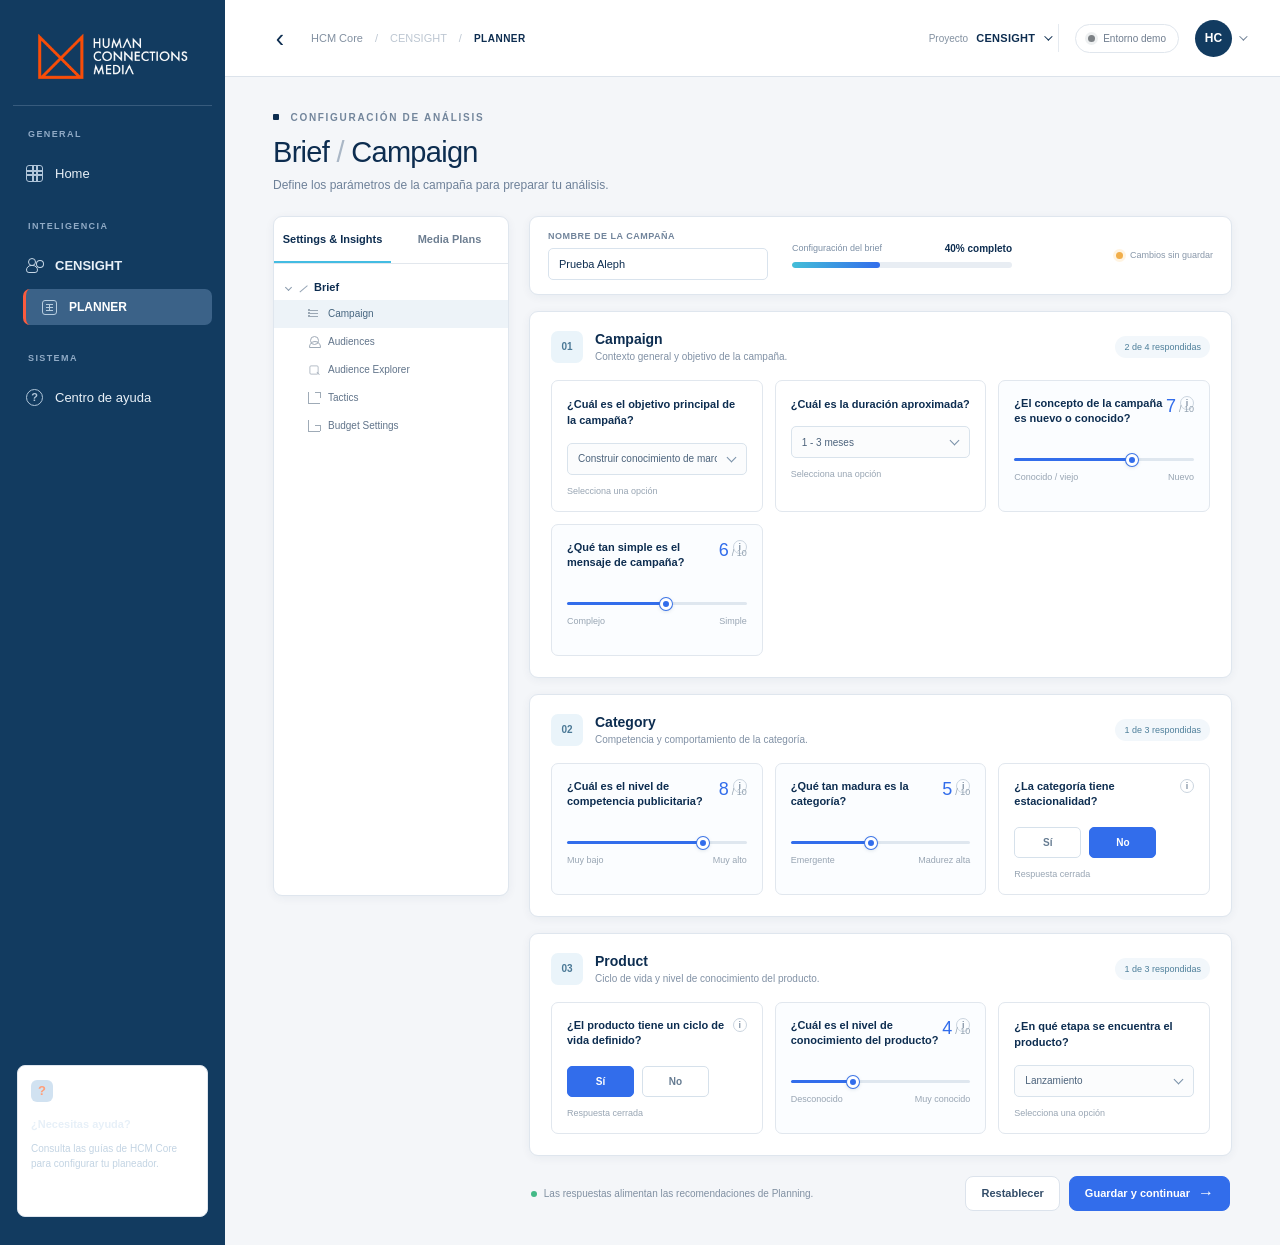
<file: index.html>
<!doctype html>
<html lang="es">
<head>
  <meta charset="utf-8">
  <meta name="viewport" content="width=device-width, initial-scale=1">
  <title>Planner | Censight</title>
  <link rel="stylesheet" href="./styles.css">
</head>
<body class="planner-page">
  <div class="app-shell">
    <aside class="sidebar" id="sidebar"><div class="brand-lockup"><div class="brand-mark"><span></span><span></span></div><div class="brand-name">HUMAN<br>CONNECTIONS<br>MEDIA</div></div><nav class="global-nav"><div class="nav-section-label">GENERAL</div><a class="global-nav-link" href="#" data-toast="Home disponible en HCM Core"><span class="icon icon-grid"></span><span>Home</span></a><div class="nav-section-label intelligence-label">INTELIGENCIA</div><a class="global-nav-link" href="#"><span class="icon icon-users"></span><strong>CENSIGHT</strong></a><a class="global-nav-link planner-nav-link is-selected" href="#planner"><span class="planner-icon"></span><strong>PLANNER</strong></a><div class="nav-section-label system-label">SISTEMA</div><a class="global-nav-link" href="#" data-toast="Centro de ayuda disponible pronto"><span class="icon icon-help">?</span><span>Centro de ayuda</span></a></nav><div class="help-card card rounded shadow"><div class="help-icon">?</div><strong>&iquest;Necesitas ayuda?</strong><p>Consulta las gu&iacute;as de HCM Core para configurar tu planeador.</p><a href="#" data-toast="Abriendo el centro de ayuda">Visitar centro de ayuda &#8599;</a></div></aside>
    <div class="workspace"><header class="topbar"><div class="topbar-left"><button class="mobile-menu" id="mobileMenu" type="button"><span></span><span></span><span></span></button><button class="back-button" type="button" data-toast="Volviendo a Censight">&lsaquo;</button><div class="breadcrumbs"><a href="#" data-toast="HCM Core">HCM Core</a><span>/</span><span>CENSIGHT</span><span>/</span><strong>PLANNER</strong></div></div><div class="topbar-right"><div class="project-picker"><span class="project-picker-label">Proyecto</span><div class="project-switcher"><button class="project-trigger" id="projectTrigger" type="button"><span>CENSIGHT</span><span class="chevron"></span></button><div class="project-menu" id="projectMenu"><div class="project-menu-label">Seleccionar proyecto</div><button class="project-option is-current" type="button" data-project="Censight">Censight <span class="check">&#10003;</span></button><button class="project-option project-child" type="button" data-project="Planning">Planning</button></div></div></div><div class="environment-pill"><span class="status-dot"></span> Entorno demo</div><button class="profile-button">HC</button><span class="profile-chevron"></span></div></header>
      <main class="main-content" id="planner">
        <section class="page-heading" id="headingCampaign"><div><div class="eyebrow"><span class="eyebrow-square"></span> CONFIGURACI&Oacute;N DE AN&Aacute;LISIS</div><h1>Brief <span class="heading-divider">/</span> Campaign</h1><p class="page-subtitle">Define los par&aacute;metros de la campa&ntilde;a para preparar tu an&aacute;lisis.</p></div></section>
        <section class="page-heading view-hidden" id="headingAudience"><div><div class="eyebrow"><span class="eyebrow-square"></span> CONFIGURACI&Oacute;N DE AUDIENCIA</div><h1>Audience</h1><p class="page-subtitle">Selecciona los criterios demogr&aacute;ficos para definir tu segmento.</p></div></section>
        <section class="page-heading view-hidden" id="headingExplorer"><div><div class="eyebrow"><span class="eyebrow-square"></span> INTELIGENCIA DE AUDIENCIA</div><h1>Audience Explorer</h1><p class="page-subtitle">Analiza los intereses, actitudes y opiniones del target seleccionado.</p></div></section>
        <section class="page-heading view-hidden" id="headingTactics"><div><div class="eyebrow"><span class="eyebrow-square"></span> CONFIGURACI&Oacute;N DE PLANNER</div><h1>Tactic Selection</h1><p class="page-subtitle">Selecciona lo que se quiere lograr con esta campa&ntilde;a.</p></div><div class="heading-actions"><button class="button button-secondary" id="saveTactics" type="button"><span class="save-icon"></span> Guardar borrador</button><button class="button button-primary" id="continueTactics" type="button">Continuar <span class="arrow-right">&#8594;</span></button></div></section>

        <div class="content-layout planner-content-layout"><aside class="insights-panel card rounded shadow"><div class="panel-tabs"><button class="panel-tab is-active" type="button">Settings &amp; Insights</button><button class="panel-tab" type="button" data-toast="Media Plans disponible al crear el plan">Media Plans</button></div><div class="side-menu"><div class="side-group first-group"><div class="side-group-title"><span class="menu-chevron"></span><span class="tiny-pencil"></span> Brief</div><button class="side-item view-trigger is-current" data-view="campaign" type="button"><span class="item-icon campaign-icon"></span>Campaign</button><button class="side-item view-trigger" data-view="audience" type="button"><span class="item-icon audience-icon"></span>Audiences</button><button class="side-item view-trigger" data-view="explorer" type="button"><span class="item-icon explorer-icon"></span>Audience Explorer</button><button class="side-item view-trigger" data-view="tactics" type="button"><span class="item-icon tactics-icon"></span>Tactics</button><button class="side-item" type="button" data-toast="Channel Inputs se integrar&aacute; en el siguiente paso"><span class="item-icon channel-icon"></span>Channel Inputs</button><button class="side-item" type="button" data-toast="Budget Setting se integrar&aacute; en el siguiente paso"><span class="item-icon budget-icon"></span>Budget Setting</button></div><div class="side-group"><div class="side-group-title"><span class="group-symbol">&#9679;</span> Channel Reach</div><button class="side-item" type="button" data-toast="Media Consumption se integrar&aacute; en el siguiente sprint"><span class="item-icon media-icon"></span>Media Consumption</button><button class="side-item" type="button" data-toast="Reach Calibration se integrar&aacute; en el siguiente sprint"><span class="item-icon reach-icon"></span>Reach Calibration</button><button class="side-item" type="button" data-toast="Maximum Reach se integrar&aacute; en el siguiente sprint"><span class="item-icon max-icon"></span>Maximum Reach</button><button class="side-item" type="button" data-toast="Reach Curve se integrar&aacute; en el siguiente sprint"><span class="item-icon curve-icon"></span>Reach Curve</button></div><div class="side-group"><div class="side-group-title"><span class="group-symbol planning-symbol">&#9707;</span> Planning Insights</div><button class="side-item" type="button" data-toast="Channel Ranking se integrar&aacute; en el siguiente sprint"><span class="item-icon ranking-icon"></span>Channel Ranking</button><button class="side-item" type="button" data-toast="Channel Plot se integrar&aacute; en el siguiente sprint"><span class="item-icon plot-icon"></span>Channel Plot</button><button class="side-item" type="button" data-toast="Effect Curve se integrar&aacute; en el siguiente sprint"><span class="item-icon curve-icon"></span>Effect Curve</button></div></div></aside>

          <div class="view-host">
            <section class="integrated-view" id="campaignView"><div class="brief-toolbar card rounded shadow"><div class="campaign-name-field"><label for="campaignName">Nombre de la campa&ntilde;a</label><input id="campaignName" value="Prueba Aleph"></div><div class="completion"><div class="completion-copy"><span>Configuraci&oacute;n del brief</span><strong id="completionValue">40% completo</strong></div><div class="progress-track"><span id="progressBar"></span></div></div><div class="autosave"><span class="autosave-dot"></span><span id="saveStatus">Cambios sin guardar</span></div></div><div class="question-section card rounded shadow"><div class="section-heading"><div><span class="section-number">01</span><div><h2>Campaign</h2><p>Contexto general y objetivo de la campa&ntilde;a.</p></div></div></div><div class="question-grid"><div class="question-card range-question" data-complete="false"><div class="question-label"><label for="conceptScale">&iquest;El concepto de la campa&ntilde;a es nuevo o conocido?</label><span class="info-mark">i</span></div><div class="range-value"><strong data-value-for="conceptScale">7</strong><span>/ 10</span></div><input id="conceptScale" type="range" min="1" max="10" value="7"><div class="scale-labels"><span>Conocido</span><span>Nuevo</span></div></div><div class="question-card range-question" data-complete="false"><div class="question-label"><label for="competitionScale">&iquest;Cu&aacute;l es el nivel de competencia publicitaria?</label><span class="info-mark">i</span></div><div class="range-value"><strong data-value-for="competitionScale">8</strong><span>/ 10</span></div><input id="competitionScale" type="range" min="1" max="10" value="8"><div class="scale-labels"><span>Muy bajo</span><span>Muy alto</span></div></div><div class="question-card range-question" data-complete="false"><div class="question-label"><label for="productKnowledge">&iquest;Cu&aacute;l es el conocimiento del producto?</label><span class="info-mark">i</span></div><div class="range-value"><strong data-value-for="productKnowledge">4</strong><span>/ 10</span></div><input id="productKnowledge" type="range" min="1" max="10" value="4"><div class="scale-labels"><span>Desconocido</span><span>Muy conocido</span></div></div></div></div><div class="form-footer"><span><span class="required-dot"></span> Las respuestas alimentan las recomendaciones de Planning.</span><button class="button button-primary" id="saveCampaign" type="button">Guardar y continuar <span class="arrow-right">&#8594;</span></button></div></section>

            <section class="integrated-view view-hidden" id="audienceView"><div class="audience-layout"><section class="audience-form"><article class="audience-step card rounded shadow"><div class="step-heading"><span class="step-number">1</span><div><h2>G&eacute;nero</h2><p>Selecciona un g&eacute;nero o incluye todos.</p></div></div><div class="gender-options"><button class="filter-option gender-option is-selected" data-gender="Hombre" type="button"><span class="option-icon person-icon"></span><strong>HOMBRE</strong></button><button class="filter-option gender-option" data-gender="Mujer" type="button"><span class="option-icon person-icon"></span><strong>MUJER</strong></button><button class="filter-option gender-option" data-gender="Personas" type="button"><span class="option-icon people-icon"></span><strong>Personas</strong></button></div></article><article class="audience-step card rounded shadow"><div class="step-heading"><span class="step-number">2</span><div><h2>Edad</h2><p>Define un &uacute;nico rango de edad.</p></div></div><div class="age-controls"><label class="age-input-field"><span>Edad inicial</span><input id="ageStart" value="25" type="number"></label><div class="age-slider-area"><div class="age-values"><strong id="ageStartValue">25</strong><strong id="ageEndValue">103</strong></div><div class="dual-range"><div class="range-track"></div><input id="ageStartRange" value="25" min="13" max="103" type="range"><input id="ageEndRange" value="103" min="13" max="103" type="range"></div></div><label class="age-input-field"><span>Edad final</span><input id="ageEnd" value="103" type="number"></label><button class="apply-range" id="applyAge" type="button">Aplicar rango</button></div></article><article class="audience-step card rounded shadow"><div class="step-heading"><span class="step-number">3</span><div><h2>Nivel socioecon&oacute;mico (NSE)</h2><p>Selecciona uno o m&aacute;s niveles presentes en los datos.</p></div></div><div class="nse-options"><button class="filter-option nse-option" data-nse="AB" type="button">AB</button><button class="filter-option nse-option" data-nse="C+" type="button">C+</button><button class="filter-option nse-option" data-nse="C-" type="button">C-</button><button class="filter-option nse-option" data-nse="D" type="button">D</button></div></article><article class="audience-step card rounded shadow"><div class="step-heading"><span class="step-number">4</span><div><h2>Tipo de zona</h2><p>Selecciona una regi&oacute;n disponible para segmentar.</p></div></div><div class="zone-options"><button class="filter-option zone-option is-selected" data-zone="Nielsen" type="button"><span class="option-icon chart-icon"></span><strong>&Aacute;reas Nielsen</strong></button><button class="filter-option zone-option" data-zone="Estado" type="button"><span class="option-icon map-icon"></span><strong>Estado</strong></button></div></article></section><aside class="audience-summary"><div class="summary-card card rounded shadow"><div class="summary-heading"><span class="summary-document"></span><div><h2>Resumen del segmento</h2><p>Revisa los criterios antes de generar el an&aacute;lisis.</p></div></div><div class="summary-list"><div class="summary-row"><strong>G&eacute;nero</strong><span id="summaryGender" class="summary-pill">Hombre</span></div><div class="summary-row"><strong>Edad</strong><span id="summaryAge" class="summary-value">25 - 103</span></div><div class="summary-row"><strong>NSE</strong><span id="summaryNse" class="summary-value">C-</span></div><div class="summary-row"><strong>Zona</strong><span id="summaryZone" class="summary-pill">Nielsen</span></div></div></div><div class="info-card"><div><h3>Informaci&oacute;n</h3><p>Los cat&aacute;logos geogr&aacute;ficos y demogr&aacute;ficos se obtienen de la fuente conectada.</p></div></div></aside></div><footer class="audience-actions"><button class="clear-button" id="clearFilters" type="button">Limpiar filtros</button><div><button class="cancel-button" id="cancelAudience" type="button">Cancelar</button><button class="generate-button" id="generateAudience" type="button">Generar an&aacute;lisis &#8250;</button></div></footer></section>

            <section class="integrated-view view-hidden" id="explorerView"><div class="selected-parameters card rounded shadow"><div class="parameters-intro"><div class="parameters-icon"><span class="parameters-grid"></span></div><div><h2>Resumen de par&aacute;metros seleccionados</h2><p>Configuraci&oacute;n aplicada a la consulta</p></div></div><div class="parameter-grid"><div class="parameter-item"><span>G&eacute;nero</span><strong>HOMBRE</strong></div><div class="parameter-item"><span>Grupo de edad</span><strong>25&ndash;103 a&ntilde;os</strong></div><div class="parameter-item"><span>Nivel socioecon&oacute;mico</span><strong>C-</strong></div><div class="parameter-item parameter-wide"><span>Estado</span><strong>Aguascalientes, Baja California, Baja California<br>Sur, Campeche, Coahuila de Zaragoza</strong><button class="more-states" type="button">+ 27 m&aacute;s</button></div><div class="parameter-item"><span>Municipio</span><strong>Todos</strong></div></div></div><div class="explorer-tabs"><button class="explorer-tab is-active" data-insight="interests" type="button">Intereses</button><button class="explorer-tab" data-insight="attitudes" type="button">Actitudinales</button><button class="explorer-tab" data-insight="opinions" type="button">Opiniones</button></div><section class="insight-view" id="interestsView"><div class="insight-grid"><article class="insight-card card rounded shadow"><div class="insight-card-heading"><div><h2>Intereses principales</h2><p>Temas con mayor afinidad dentro del segmento.</p></div></div><div class="interest-list"><div class="interest-row"><span class="interest-name">Tecnolog&iacute;a</span><strong>78%</strong><div class="interest-track"><span class="bar-78"></span></div></div><div class="interest-row"><span class="interest-name">Entretenimiento</span><strong>65%</strong><div class="interest-track"><span class="bar-65"></span></div></div><div class="interest-row"><span class="interest-name">Viajes</span><strong>54%</strong><div class="interest-track"><span class="bar-54"></span></div></div><div class="interest-row"><span class="interest-name">Deportes</span><strong>46%</strong><div class="interest-track"><span class="bar-46"></span></div></div></div></article><article class="insight-card card rounded shadow"><div class="insight-card-heading"><div><h2>Mapa de afinidad</h2><p>Distribuci&oacute;n contra la poblaci&oacute;n total.</p></div></div><div class="affinity-visual"><div class="affinity-ring"><div><strong>1.8x</strong><span>afinidad media</span></div></div><div class="affinity-legend"><span>Target seleccionado</span><span>Poblaci&oacute;n total</span></div></div></article></div></section><section class="insight-view view-hidden" id="attitudesView"><div class="insight-grid attitude-grid"><article class="insight-card card rounded shadow"><div class="insight-card-heading"><div><h2>Perfil actitudinal</h2><p>Rasgos de comportamiento del target.</p></div></div><div class="attitude-list"><div><span>Busca nuevas experiencias</span><strong>82</strong><em>alto</em></div><div><span>Se informa antes de comprar</span><strong>74</strong><em>alto</em></div><div><span>Valora la practicidad</span><strong>68</strong><em>medio</em></div></div></article></div></section><section class="insight-view view-hidden" id="opinionsView"><div class="insight-grid"><article class="insight-card card rounded shadow"><div class="insight-card-heading"><div><h2>Opiniones del segmento</h2><p>Afirmaciones asociadas al target.</p></div></div><div class="opinion-list"><div><span class="opinion-score positive">84%</span><p>Prefiero marcas que facilitan mi vida diaria.</p></div><div><span class="opinion-score positive">76%</span><p>Me gusta probar productos antes que otros.</p></div></div></article></div></section></section>

            <section class="integrated-view tactics-view view-hidden" id="tacticsView"><div class="tactic-layout"><aside class="tactic-selector card rounded shadow"><div class="tactic-selector-heading"><div><h2>Tactic Selection</h2><p>Esto es lo que se quiere lograr con esta campa&ntilde;a.</p></div><span class="selection-count"><strong id="selectedCount">1</strong> / <span>19</span></span></div><button class="select-all" id="selectAll" type="button">SELECT ALL</button><div class="tactic-checklist" id="tacticChecklist"></div></aside><div class="tactic-grid" id="tacticGrid"><div class="tactics-grid-heading"><div><h2>T&aacute;cticas disponibles</h2><p>Elige una o m&aacute;s t&aacute;cticas para orientar el plan.</p></div><span class="selection-status" id="selectionStatus">1 tactica seleccionada</span></div></div></div></section>
             <section class="integrated-view channel-view view-hidden" id="budgetView"><div class="mode-switch card rounded shadow"><div class="mode-copy"><span class="mode-label">MIX DE MEDIOS</span><strong>Calculadora de alcance combinado</strong><small>Modelo de Agostini generalizado calibrado con afinidad de audiencia.</small></div><div class="mode-tabs"><button class="mode-tab is-active" type="button" data-mode="reach">Alcance de campa&ntilde;a<span>Usa el % Penetraci&oacute;n capturado</span></button><button class="mode-tab" type="button" data-mode="investment">Con inversi&oacute;n<span>Calcula el alcance desde la inversi&oacute;n</span></button></div></div><div class="config-strip card rounded shadow"><label><span>Universo</span><input id="universe" type="number" value="2500000"></label><label><span>Cubrir</span><input id="coverage" type="number" value="95"><em>% del techo</em></label><label><span>Flight</span><input id="weeks" type="number" value="4"><em>semanas</em></label><div class="config-status"><span class="status-live"></span><strong id="rowSummary">5 medios seleccionados</strong><small>Los gr&aacute;ficos se actualizan en vivo</small></div></div><div class="channel-layout"><section class="channel-inputs card rounded shadow"><div class="table-heading"><div><h2>Inputs de canales</h2><p>Selecciona los medios y captura los par&aacute;metros del mix.</p></div><button class="add-channel" id="addChannel" type="button">+ Agregar medio</button></div><div class="channel-table-wrap"><table><thead><tr><th>MEDIO</th><th>SELEC.</th><th>% PEN.</th><th>AFIN.</th><th>OBJETIVO</th><th>CPM</th><th>INVERSI&Oacute;N</th><th>SEM.</th><th>CONTACTOS</th><th>IMPRESIONES</th></tr></thead><tbody id="channelRows"></tbody></table></div></section><aside class="chart-panel"><div class="chart-kpis"><div class="mini-kpi card rounded shadow"><span>ALCANCE COMBINADO</span><strong id="reachKpi">2.3 M</strong><small id="reachKpiSub">91.5% del universo</small></div><div class="mini-kpi card rounded shadow"><span>INVERSI&Oacute;N TOTAL</span><strong id="investmentKpi">$1.3 M</strong><small>CPM efectivo del mix</small></div><div class="mini-kpi card rounded shadow"><span>FRECUENCIA</span><strong id="frequencyKpi">3.2x</strong><small id="impressionsKpi">9.4 M impresiones</small></div></div><article class="chart-card card rounded shadow"><div class="chart-card-heading"><div><h2>Construcci&oacute;n del alcance</h2><p>Alcance incremental por medio y total combinado.</p></div><span class="chart-legend"><i></i> Alcance nuevo <b></b> Total</span></div><div class="waterfall" id="waterfall"></div></article><article class="chart-card compact-chart card rounded shadow"><div class="chart-card-heading"><div><h2>Eficiencia por medio</h2><p>Costo por persona incremental.</p></div></div><div class="efficiency-chart" id="efficiencyChart"></div></article><article class="chart-card saturation-card card rounded shadow"><div class="chart-card-heading"><div><h2>Curva de saturaci&oacute;n por medio</h2><p>Rendimientos decrecientes seg&uacute;n semanas de flight.</p></div><label>Sensibilidad <input id="sensitivity" type="number" value="6"></label></div><svg class="saturation-svg" viewBox="0 0 560 160" preserveAspectRatio="none"><line x1="40" y1="135" x2="540" y2="135"></line><line x1="40" y1="25" x2="540" y2="25"></line><path d="M40 135 C90 91 130 72 180 57 S270 37 330 31 S440 24 540 20"></path><circle cx="355" cy="29" r="5"></circle><text x="40" y="154">0</text><text x="190" y="154">6</text><text x="340" y="154">12</text><text x="490" y="154">18 semanas</text></svg></article><article class="chart-card investment-chart card rounded shadow"><div class="chart-card-heading"><div><h2>Inversi&oacute;n por canal</h2><p>Distribuci&oacute;n del presupuesto capturado.</p></div></div><div class="donut-wrap"><div class="donut-chart"></div><div class="donut-legend" id="donutLegend"></div></div></article></aside></div></section>
           </div>
         </div>
       </main>
    </div>
  </div><div class="toast" id="toast" role="status" aria-live="polite"></div><script src="./app.js"></script>
</body>
</html>
</file>
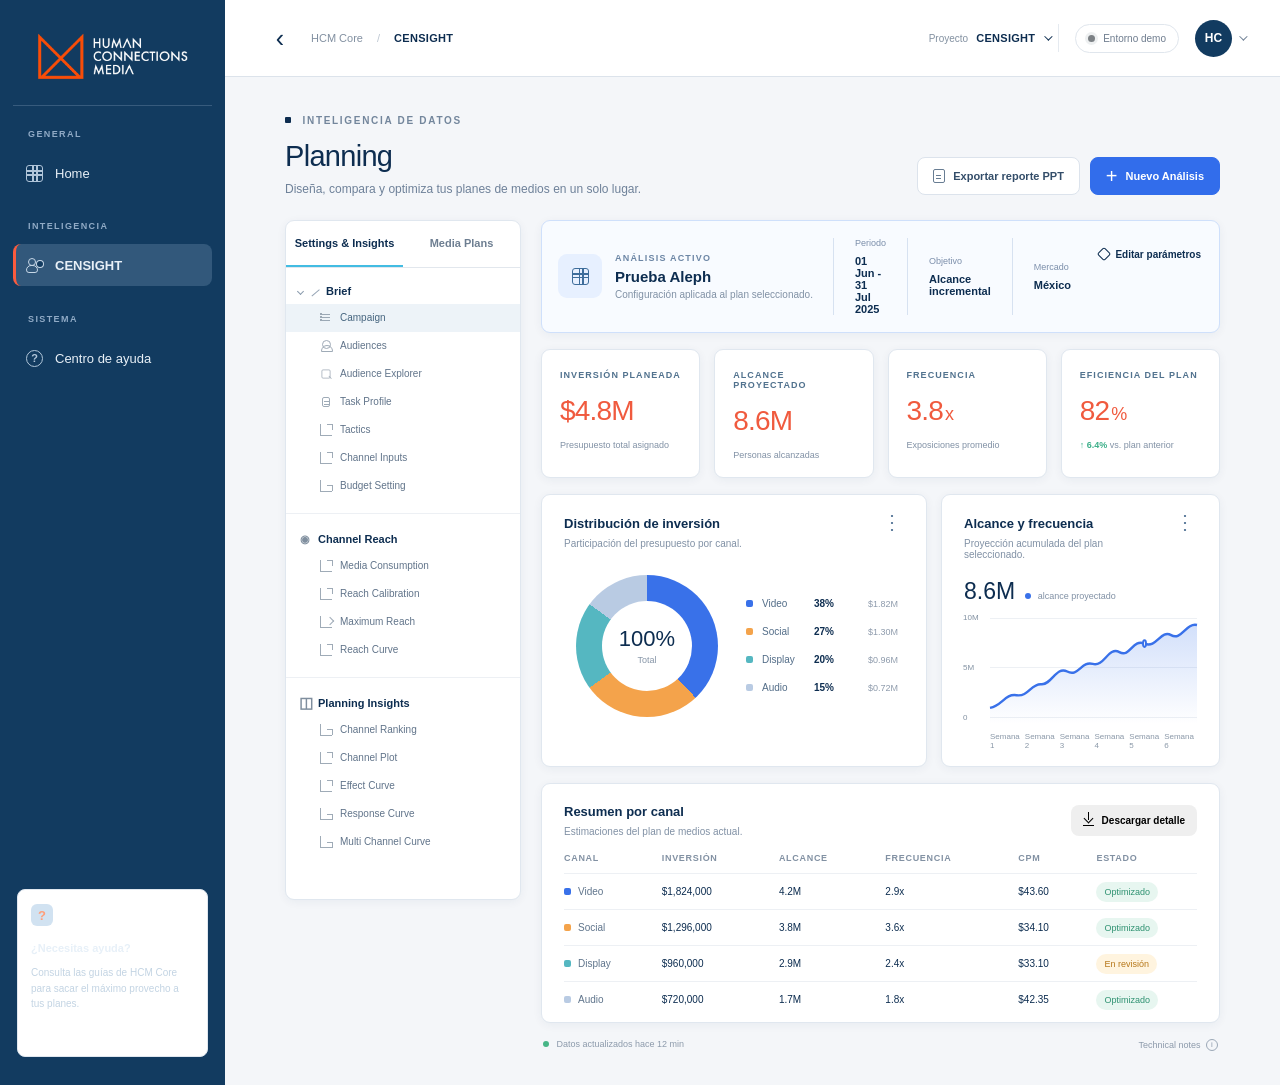
<file: DEMO 1/index.html>
<!doctype html>
<html lang="es">
<head>
  <meta charset="utf-8">
  <meta name="viewport" content="width=device-width, initial-scale=1">
  <meta name="theme-color" content="#12385b">
  <title>Planning | Censight</title>
  <link rel="stylesheet" href="styles.css">
</head>
<body>
  <div class="app-shell">
    <aside class="sidebar" id="sidebar">
      <div class="brand-lockup">
        <div class="brand-mark" aria-hidden="true"><span></span><span></span></div>
        <div class="brand-name">HUMAN<br>CONNECTIONS<br>MEDIA</div>
      </div>

      <nav class="global-nav" aria-label="Navegaci&oacute;n global">
        <div class="nav-section-label">GENERAL</div>
        <a class="global-nav-link" href="#" data-toast="Home est&aacute; disponible en HCM Core">
          <span class="icon icon-grid" aria-hidden="true"></span>
          <span>Home</span>
        </a>
        <div class="nav-section-label intelligence-label">INTELIGENCIA</div>
        <a class="global-nav-link is-selected" href="#planning">
          <span class="icon icon-users" aria-hidden="true"></span>
          <strong>CENSIGHT</strong>
        </a>
        <div class="nav-section-label system-label">SISTEMA</div>
        <a class="global-nav-link" href="#" data-toast="El centro de ayuda estar&aacute; disponible pronto">
          <span class="icon icon-help" aria-hidden="true">?</span>
          <span>Centro de ayuda</span>
        </a>
      </nav>

      <div class="help-card card rounded shadow">
        <div class="help-icon">?</div>
        <strong>&iquest;Necesitas ayuda?</strong>
        <p>Consulta las gu&iacute;as de HCM Core para sacar el m&aacute;ximo provecho a tus planes.</p>
        <a href="#" data-toast="Abriendo el centro de ayuda">Visitar centro de ayuda <span aria-hidden="true">&#8599;</span></a>
      </div>
    </aside>

    <div class="workspace">
      <header class="topbar">
        <div class="topbar-left">
          <button class="mobile-menu" id="mobileMenu" type="button" aria-label="Abrir navegaci&oacute;n"><span></span><span></span><span></span></button>
          <button class="back-button" type="button" aria-label="Volver" data-toast="Volviendo a Censight"><span>&lsaquo;</span></button>
          <div class="breadcrumbs">
            <a href="#" data-toast="HCM Core">HCM Core</a>
            <span>/</span>
            <span class="breadcrumb-current">CENSIGHT</span>
          </div>
        </div>
        <div class="topbar-right">
          <div class="project-picker">
            <span class="project-picker-label">Proyecto</span>
            <div class="project-switcher">
              <button class="project-trigger" id="projectTrigger" type="button" aria-expanded="false">
                <span>CENSIGHT</span><span class="chevron" aria-hidden="true"></span>
              </button>
              <div class="project-menu" id="projectMenu">
                <div class="project-menu-label">Seleccionar proyecto</div>
                <button class="project-option is-current" type="button" data-project="Censight">
                  <span class="project-dot"></span><span>Censight</span><span class="check">&#10003;</span>
                </button>
                <button class="project-option project-child" type="button" data-project="Planning">
                  <span class="project-dot planning-dot"></span><span>Planning</span>
                </button>
              </div>
            </div>
          </div>
          <div class="environment-pill"><span class="status-dot"></span> Entorno demo</div>
          <button class="profile-button" type="button" aria-label="Abrir men&uacute; de usuario">HC</button>
          <span class="profile-chevron" aria-hidden="true"></span>
        </div>
      </header>

      <main class="main-content" id="planning">
        <section class="page-heading">
          <div>
            <div class="eyebrow"><span class="eyebrow-square"></span> INTELIGENCIA DE DATOS</div>
            <h1>Planning</h1>
            <p class="page-subtitle">Dise&ntilde;a, compara y optimiza tus planes de medios en un solo lugar.</p>
          </div>
          <div class="heading-actions">
            <button class="button button-secondary" id="exportButton" type="button">
              <span class="button-icon document-icon" aria-hidden="true"></span> Exportar reporte PPT
            </button>
            <button class="button button-primary" id="newAnalysisButton" type="button">
              <span class="plus-icon" aria-hidden="true">+</span> Nuevo An&aacute;lisis
            </button>
          </div>
        </section>

        <div class="content-layout">
          <aside class="insights-panel card rounded shadow" aria-label="Settings &amp; Insights">
            <div class="panel-tabs" role="tablist">
              <button class="panel-tab is-active" data-tab="settings" role="tab" type="button">Settings &amp; Insights</button>
              <button class="panel-tab" data-tab="media" role="tab" type="button">Media Plans</button>
            </div>
            <div class="side-menu" id="settingsMenu" role="tabpanel">
              <div class="side-group first-group">
                <div class="side-group-title"><span class="menu-chevron is-open"></span><span class="tiny-pencil"></span> Brief</div>
                <button class="side-item is-current" type="button"><span class="item-icon campaign-icon"></span>Campaign</button>
                <button class="side-item" type="button" data-toast="Audiences se integrar&aacute; en el siguiente sprint"><span class="item-icon audience-icon"></span>Audiences</button>
                <button class="side-item" type="button" data-toast="Audience Explorer se integrar&aacute; en el siguiente sprint"><span class="item-icon explorer-icon"></span>Audience Explorer</button>
                <button class="side-item" type="button" data-toast="Task Profile se integrar&aacute; en el siguiente sprint"><span class="item-icon task-icon"></span>Task Profile</button>
                <button class="side-item" type="button" data-toast="Tactics se integrar&aacute; en el siguiente sprint"><span class="item-icon tactics-icon"></span>Tactics</button>
                <button class="side-item" type="button" data-toast="Channel Inputs se integrar&aacute; en el siguiente sprint"><span class="item-icon channel-icon"></span>Channel Inputs</button>
                <button class="side-item" type="button" data-toast="Budget Setting se integrar&aacute; en el siguiente sprint"><span class="item-icon budget-icon"></span>Budget Setting</button>
              </div>
              <div class="side-group">
                <div class="side-group-title"><span class="group-symbol">◉</span> Channel Reach</div>
                <button class="side-item" type="button" data-toast="Media Consumption se integrar&aacute; en el siguiente sprint"><span class="item-icon media-icon"></span>Media Consumption</button>
                <button class="side-item" type="button" data-toast="Reach Calibration se integrar&aacute; en el siguiente sprint"><span class="item-icon reach-icon"></span>Reach Calibration</button>
                <button class="side-item" type="button" data-toast="Maximum Reach se integrar&aacute; en el siguiente sprint"><span class="item-icon max-icon"></span>Maximum Reach</button>
                <button class="side-item" type="button" data-toast="Reach Curve se integrar&aacute; en el siguiente sprint"><span class="item-icon curve-icon"></span>Reach Curve</button>
              </div>
              <div class="side-group">
                <div class="side-group-title"><span class="group-symbol planning-symbol">&#9707;</span> Planning Insights</div>
                <button class="side-item" type="button" data-toast="Channel Ranking se integrar&aacute; en el siguiente sprint"><span class="item-icon ranking-icon"></span>Channel Ranking</button>
                <button class="side-item" type="button" data-toast="Channel Plot se integrar&aacute; en el siguiente sprint"><span class="item-icon plot-icon"></span>Channel Plot</button>
                <button class="side-item" type="button" data-toast="Effect Curve se integrar&aacute; en el siguiente sprint"><span class="item-icon curve-icon"></span>Effect Curve</button>
                <button class="side-item" type="button" data-toast="Response Curve se integrar&aacute; en el siguiente sprint"><span class="item-icon response-icon"></span>Response Curve</button>
                <button class="side-item" type="button" data-toast="Multi Channel Curve se integrar&aacute; en el siguiente sprint"><span class="item-icon response-icon"></span>Multi Channel Curve</button>
              </div>
            </div>
            <div class="side-menu media-menu is-hidden" id="mediaMenu" role="tabpanel">
              <div class="media-empty-state">
                <span class="empty-icon"></span>
                <strong>Media Plans</strong>
                <p>Los planes de medios aparecer&aacute;n aqu&iacute; cuando se cree un nuevo an&aacute;lisis.</p>
                <button class="text-button" type="button" data-action="new-analysis">+ Crear primer plan</button>
              </div>
            </div>
          </aside>

          <section class="dashboard-area" aria-label="Resumen de Planning">
            <div class="campaign-context card rounded shadow">
              <div class="context-mark"><span class="context-grid"></span></div>
              <div class="context-copy">
                <div class="context-kicker">AN&Aacute;LISIS ACTIVO</div>
                <h2>Prueba Aleph</h2>
                <p>Configuraci&oacute;n aplicada al plan seleccionado.</p>
              </div>
              <div class="context-fields">
                <div class="context-field"><span>Periodo</span><strong>01 Jun - 31 Jul 2025</strong></div>
                <div class="context-field"><span>Objetivo</span><strong>Alcance incremental</strong></div>
                <div class="context-field"><span>Mercado</span><strong>M&eacute;xico</strong></div>
              </div>
              <button class="edit-link" type="button" data-toast="Editar par&aacute;metros del an&aacute;lisis"><span class="edit-icon"></span> Editar par&aacute;metros</button>
            </div>

            <div class="kpi-grid">
              <div class="card rounded shadow kpi-card">
                <div class="kpi-label">INVERSI&Oacute;N PLANEADA</div>
                <div class="kpi-value">$4.8M</div>
                <div class="kpi-foot">Presupuesto total asignado</div>
              </div>
              <div class="card rounded shadow kpi-card">
                <div class="kpi-label">ALCANCE PROYECTADO</div>
                <div class="kpi-value">8.6M</div>
                <div class="kpi-foot">Personas alcanzadas</div>
              </div>
              <div class="card rounded shadow kpi-card">
                <div class="kpi-label">FRECUENCIA</div>
                <div class="kpi-value">3.8<span class="kpi-unit">x</span></div>
                <div class="kpi-foot">Exposiciones promedio</div>
              </div>
              <div class="card rounded shadow kpi-card">
                <div class="kpi-label">EFICIENCIA DEL PLAN</div>
                <div class="kpi-value">82<span class="kpi-unit">%</span></div>
                <div class="kpi-foot"><span class="trend-up">&#8593; 6.4%</span> vs. plan anterior</div>
              </div>
            </div>

            <div class="charts-grid">
              <article class="card rounded shadow chart-card allocation-card">
                <div class="card-header-line">
                  <div>
                    <h3>Distribuci&oacute;n de inversi&oacute;n</h3>
                    <p>Participaci&oacute;n del presupuesto por canal.</p>
                  </div>
                  <button class="more-button" type="button" aria-label="M&aacute;s opciones" data-toast="M&aacute;s opciones de distribuci&oacute;n">&#8942;</button>
                </div>
                <div class="allocation-content">
                  <div class="donut-chart" aria-label="Distribuci&oacute;n: Video 38%, Social 27%, Display 20%, Audio 15%">
                    <div class="donut-center"><strong>100%</strong><span>Total</span></div>
                  </div>
                  <div class="legend-list">
                    <div class="legend-row"><span class="legend-color color-video"></span><span>Video</span><strong>38%</strong><small>$1.82M</small></div>
                    <div class="legend-row"><span class="legend-color color-social"></span><span>Social</span><strong>27%</strong><small>$1.30M</small></div>
                    <div class="legend-row"><span class="legend-color color-display"></span><span>Display</span><strong>20%</strong><small>$0.96M</small></div>
                    <div class="legend-row"><span class="legend-color color-audio"></span><span>Audio</span><strong>15%</strong><small>$0.72M</small></div>
                  </div>
                </div>
              </article>

              <article class="card rounded shadow chart-card reach-card">
                <div class="card-header-line">
                  <div>
                    <h3>Alcance y frecuencia</h3>
                    <p>Proyecci&oacute;n acumulada del plan seleccionado.</p>
                  </div>
                  <button class="more-button" type="button" aria-label="M&aacute;s opciones" data-toast="M&aacute;s opciones de alcance">&#8942;</button>
                </div>
                <div class="chart-summary"><strong>8.6M</strong><span><i></i> alcance proyectado</span></div>
                <div class="line-chart" aria-label="Gr&aacute;fica de alcance proyectado">
                  <div class="y-label y-top">10M</div><div class="y-label y-middle">5M</div><div class="y-label y-bottom">0</div>
                  <div class="grid-line line-top"></div><div class="grid-line line-middle"></div><div class="grid-line line-bottom"></div>
                  <svg viewBox="0 0 560 130" preserveAspectRatio="none" role="img" aria-hidden="true">
                    <defs><linearGradient id="reachFill" x1="0" x2="0" y1="0" y2="1"><stop offset="0" stop-color="#3470ea" stop-opacity=".22"/><stop offset="1" stop-color="#3470ea" stop-opacity="0"/></linearGradient></defs>
                    <path class="chart-fill" d="M0,111 C34,108 40,94 72,96 S111,82 139,83 S179,61 209,68 S247,55 278,59 S320,38 350,45 S385,29 418,35 S462,18 490,25 S530,10 560,13 L560,130 L0,130 Z"></path>
                    <path class="chart-line" d="M0,111 C34,108 40,94 72,96 S111,82 139,83 S179,61 209,68 S247,55 278,59 S320,38 350,45 S385,29 418,35 S462,18 490,25 S530,10 560,13"></path>
                    <circle cx="418" cy="35" r="4" class="chart-point"></circle>
                  </svg>
                  <div class="x-labels"><span>Semana 1</span><span>Semana 2</span><span>Semana 3</span><span>Semana 4</span><span>Semana 5</span><span>Semana 6</span></div>
                </div>
              </article>
            </div>

            <article class="card rounded shadow table-card">
              <div class="card-header-line table-header">
                <div><h3>Resumen por canal</h3><p>Estimaciones del plan de medios actual.</p></div>
                <button class="button button-small" type="button" data-toast="Descargando detalle del plan"><span class="download-icon"></span> Descargar detalle</button>
              </div>
              <div class="table-wrap">
                <table>
                  <thead><tr><th>Canal</th><th>Inversi&oacute;n</th><th>Alcance</th><th>Frecuencia</th><th>CPM</th><th>Estado</th></tr></thead>
                  <tbody>
                    <tr><td><span class="channel-bullet video-bullet"></span>Video</td><td>$1,824,000</td><td>4.2M</td><td>2.9x</td><td>$43.60</td><td><span class="status-badge">Optimizado</span></td></tr>
                    <tr><td><span class="channel-bullet social-bullet"></span>Social</td><td>$1,296,000</td><td>3.8M</td><td>3.6x</td><td>$34.10</td><td><span class="status-badge">Optimizado</span></td></tr>
                    <tr><td><span class="channel-bullet display-bullet"></span>Display</td><td>$960,000</td><td>2.9M</td><td>2.4x</td><td>$33.10</td><td><span class="status-badge status-review">En revisi&oacute;n</span></td></tr>
                    <tr><td><span class="channel-bullet audio-bullet"></span>Audio</td><td>$720,000</td><td>1.7M</td><td>1.8x</td><td>$42.35</td><td><span class="status-badge">Optimizado</span></td></tr>
                  </tbody>
                </table>
              </div>
            </article>

            <footer class="dashboard-footer"><span><span class="footer-dot"></span> Datos actualizados hace 12 min</span><span>Technical notes <span class="info-circle">i</span></span></footer>
          </section>
        </div>
      </main>
    </div>
  </div>

  <div class="toast" id="toast" role="status" aria-live="polite"></div>
  <div class="modal-backdrop" id="analysisModal" aria-hidden="true">
    <div class="modal-card card rounded shadow" role="dialog" aria-modal="true" aria-labelledby="modalTitle">
      <button class="modal-close" id="modalClose" type="button" aria-label="Cerrar">&times;</button>
      <div class="modal-icon"><span class="plus-icon">+</span></div>
      <h2 id="modalTitle">Nuevo an&aacute;lisis</h2>
      <p>Inicia una nueva configuraci&oacute;n para comparar escenarios de inversi&oacute;n y alcance.</p>
      <label for="analysisName">Nombre del an&aacute;lisis</label>
      <input id="analysisName" type="text" value="Plan de verano 2025" autocomplete="off">
      <div class="modal-actions"><button class="button button-secondary" id="modalCancel" type="button">Cancelar</button><button class="button button-primary" id="modalCreate" type="button">Crear an&aacute;lisis</button></div>
    </div>
  </div>
  <script src="app.js"></script>
</body>
</html>
</file>
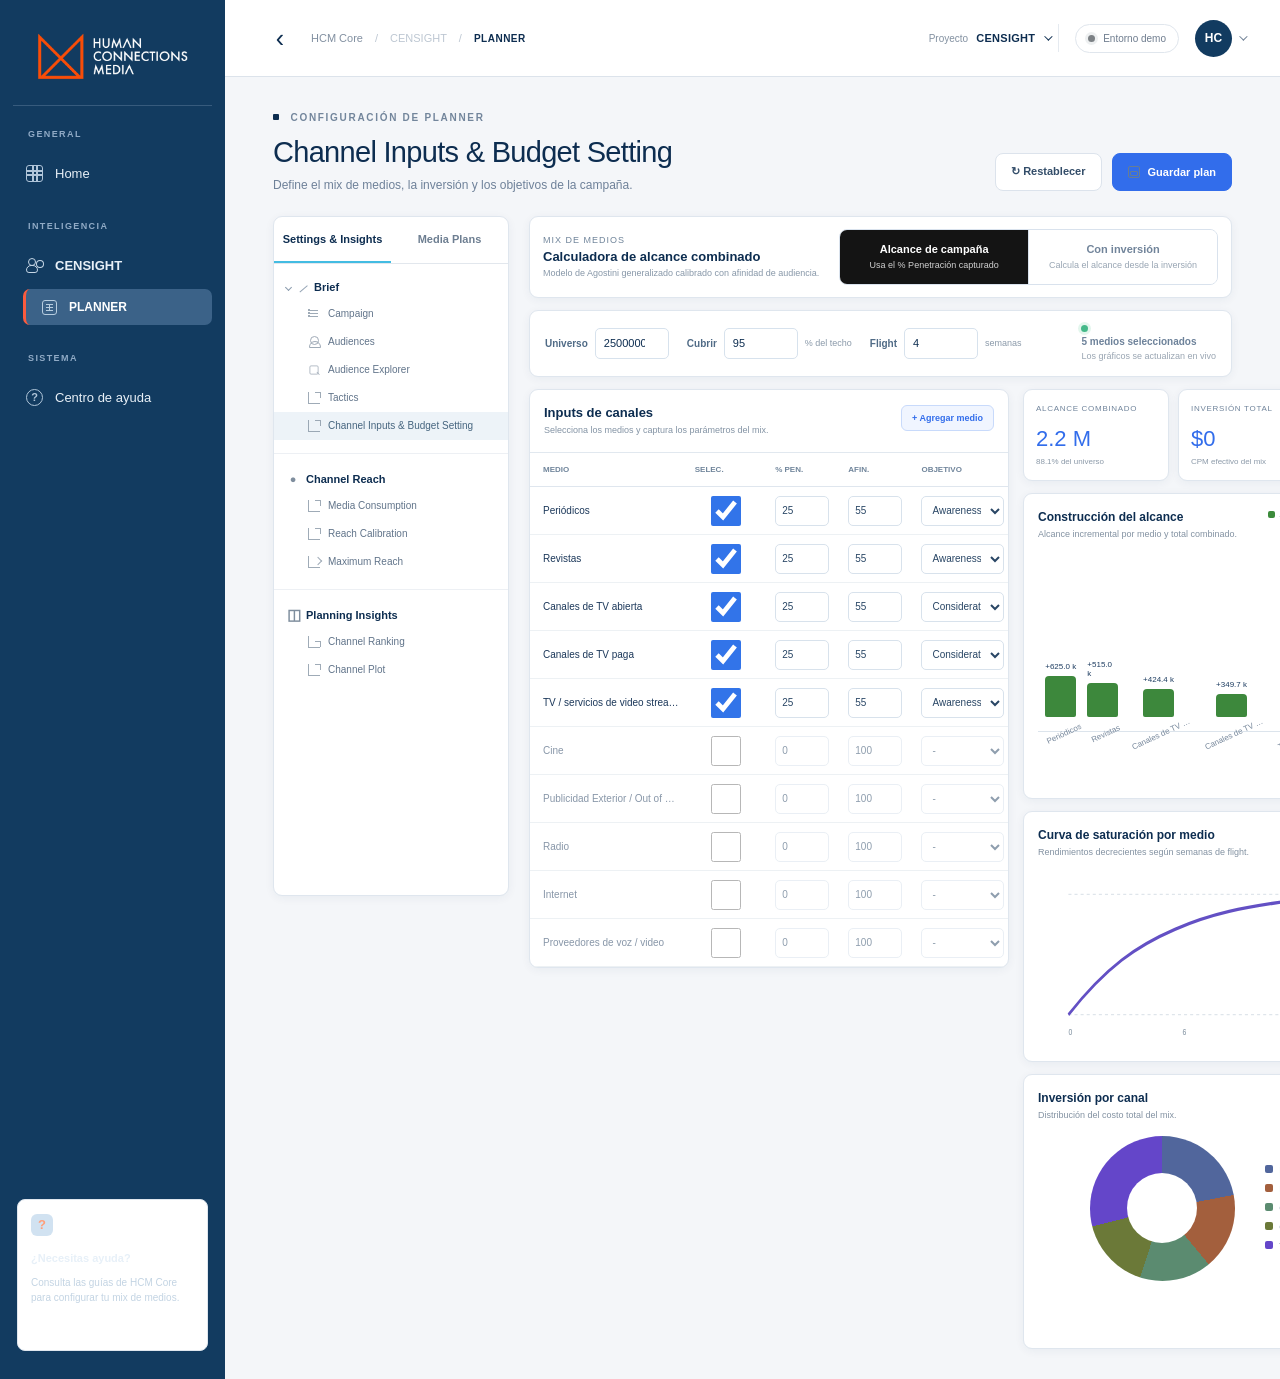
<file: DEMO 10/index.html>
<!doctype html>
<html lang="es">
<head>
  <meta charset="utf-8">
  <meta name="viewport" content="width=device-width, initial-scale=1">
  <meta name="theme-color" content="#12385b">
  <title>Channel Inputs &amp; Budget Setting | Planner</title>
  <link rel="stylesheet" href="styles.css">
</head>
<body class="channel-page">
  <div class="app-shell">
    <aside class="sidebar" id="sidebar"><div class="brand-lockup"><div class="brand-mark"><span></span><span></span></div><div class="brand-name">HUMAN<br>CONNECTIONS<br>MEDIA</div></div><nav class="global-nav"><div class="nav-section-label">GENERAL</div><a class="global-nav-link" href="#" data-toast="Home disponible en HCM Core"><span class="icon icon-grid"></span><span>Home</span></a><div class="nav-section-label intelligence-label">INTELIGENCIA</div><a class="global-nav-link" href="#"><span class="icon icon-users"></span><strong>CENSIGHT</strong></a><a class="global-nav-link planner-nav-link is-selected" href="#channel"><span class="planner-icon"></span><strong>PLANNER</strong></a><div class="nav-section-label system-label">SISTEMA</div><a class="global-nav-link" href="#" data-toast="Centro de ayuda disponible pronto"><span class="icon icon-help">?</span><span>Centro de ayuda</span></a></nav><div class="help-card card rounded shadow"><div class="help-icon">?</div><strong>&iquest;Necesitas ayuda?</strong><p>Consulta las gu&iacute;as de HCM Core para configurar tu mix de medios.</p><a href="#" data-toast="Abriendo el centro de ayuda">Visitar centro de ayuda &#8599;</a></div></aside>
    <div class="workspace"><header class="topbar"><div class="topbar-left"><button class="mobile-menu" id="mobileMenu" type="button"><span></span><span></span><span></span></button><button class="back-button" type="button" data-toast="Volviendo a Tactics">&lsaquo;</button><div class="breadcrumbs"><a href="#" data-toast="HCM Core">HCM Core</a><span>/</span><span>CENSIGHT</span><span>/</span><strong>PLANNER</strong></div></div><div class="topbar-right"><div class="project-picker"><span class="project-picker-label">Proyecto</span><div class="project-switcher"><button class="project-trigger" id="projectTrigger" type="button"><span>CENSIGHT</span><span class="chevron"></span></button><div class="project-menu" id="projectMenu"><div class="project-menu-label">Seleccionar proyecto</div><button class="project-option is-current" type="button" data-project="Censight">Censight <span class="check">&#10003;</span></button><button class="project-option project-child" type="button" data-project="Planning">Planning</button></div></div></div><div class="environment-pill"><span class="status-dot"></span> Entorno demo</div><button class="profile-button">HC</button><span class="profile-chevron"></span></div></header>
      <main class="main-content" id="channel"><section class="page-heading"><div><div class="eyebrow"><span class="eyebrow-square"></span> CONFIGURACI&Oacute;N DE PLANNER</div><h1>Channel Inputs &amp; Budget Setting</h1><p class="page-subtitle">Define el mix de medios, la inversi&oacute;n y los objetivos de la campa&ntilde;a.</p></div><div class="heading-actions"><button class="button button-secondary" id="resetButton" type="button">&#8635; Restablecer</button><button class="button button-primary" id="saveButton" type="button"><span class="save-icon"></span> Guardar plan</button></div></section>
        <div class="content-layout channel-shell"><aside class="insights-panel card rounded shadow"><div class="panel-tabs"><button class="panel-tab is-active" type="button">Settings &amp; Insights</button><button class="panel-tab" type="button" data-toast="Media Plans disponible al crear el plan">Media Plans</button></div><div class="side-menu"><div class="side-group first-group"><div class="side-group-title"><span class="menu-chevron"></span><span class="tiny-pencil"></span> Brief</div><button class="side-item" type="button" data-toast="Campaign se encuentra en el paso anterior"><span class="item-icon campaign-icon"></span>Campaign</button><button class="side-item" type="button" data-toast="Audiences se encuentra en el paso anterior"><span class="item-icon audience-icon"></span>Audiences</button><button class="side-item" type="button" data-toast="Audience Explorer se encuentra en el paso anterior"><span class="item-icon explorer-icon"></span>Audience Explorer</button><button class="side-item" type="button" data-toast="Tactics se encuentra en el paso anterior"><span class="item-icon tactics-icon"></span>Tactics</button><button class="side-item is-current" type="button"><span class="item-icon channel-icon"></span>Channel Inputs &amp; Budget Setting</button></div><div class="side-group"><div class="side-group-title"><span class="group-symbol">&#9679;</span> Channel Reach</div><button class="side-item" type="button" data-toast="Media Consumption se integrar&aacute; en el siguiente sprint"><span class="item-icon media-icon"></span>Media Consumption</button><button class="side-item" type="button" data-toast="Reach Calibration se integrar&aacute; en el siguiente sprint"><span class="item-icon reach-icon"></span>Reach Calibration</button><button class="side-item" type="button" data-toast="Maximum Reach se integrar&aacute; en el siguiente sprint"><span class="item-icon max-icon"></span>Maximum Reach</button></div><div class="side-group"><div class="side-group-title"><span class="group-symbol planning-symbol">&#9707;</span> Planning Insights</div><button class="side-item" type="button" data-toast="Channel Ranking se integrar&aacute; en el siguiente sprint"><span class="item-icon ranking-icon"></span>Channel Ranking</button><button class="side-item" type="button" data-toast="Channel Plot se integrar&aacute; en el siguiente sprint"><span class="item-icon plot-icon"></span>Channel Plot</button></div></div></aside>

          <section class="channel-workspace"><div class="mode-switch card rounded shadow"><div class="mode-copy"><span class="mode-label">MIX DE MEDIOS</span><strong>Calculadora de alcance combinado</strong><small>Modelo de Agostini generalizado calibrado con afinidad de audiencia.</small></div><div class="mode-tabs"><button class="mode-tab is-active" type="button" data-mode="reach">Alcance de campa&ntilde;a<span>Usa el % Penetraci&oacute;n capturado</span></button><button class="mode-tab" type="button" data-mode="investment">Con inversi&oacute;n<span>Calcula el alcance desde la inversi&oacute;n</span></button></div></div><div class="config-strip card rounded shadow"><label><span>Universo</span><input id="universe" type="number" value="2500000"></label><label><span>Cubrir</span><input id="coverage" type="number" value="95"><em>% del techo</em></label><label><span>Flight</span><input id="weeks" type="number" value="4"><em>semanas</em></label><div class="config-status"><span class="status-live"></span><strong id="rowSummary">5 medios seleccionados</strong><small>Los gr&aacute;ficos se actualizan en vivo</small></div></div>
            <div class="channel-layout"><section class="channel-inputs card rounded shadow"><div class="table-heading"><div><h2>Inputs de canales</h2><p>Selecciona los medios y captura los par&aacute;metros del mix.</p></div><button class="add-channel" id="addChannel" type="button">+ Agregar medio</button></div><div class="channel-table-wrap"><table><thead><tr><th>MEDIO</th><th>SELEC.</th><th>% PEN.</th><th>AFIN.</th><th>OBJETIVO</th><th>CPM</th><th>INVERSI&Oacute;N</th><th>SEM.</th><th>CONTACTOS</th><th>IMPRESIONES</th></tr></thead><tbody id="channelRows"></tbody></table></div></section>
              <aside class="chart-panel"><div class="chart-kpis"><div class="mini-kpi card rounded shadow"><span>ALCANCE COMBINADO</span><strong id="reachKpi">2.3 M</strong><small id="reachKpiSub">91.5% del universo</small></div><div class="mini-kpi card rounded shadow"><span>INVERSI&Oacute;N TOTAL</span><strong id="investmentKpi">$1.3 M</strong><small>CPM efectivo del mix</small></div><div class="mini-kpi card rounded shadow"><span>FRECUENCIA</span><strong id="frequencyKpi">3.2x</strong><small id="impressionsKpi">9.4 M impresiones</small></div></div><article class="chart-card card rounded shadow"><div class="chart-card-heading"><div><h2>Construcci&oacute;n del alcance</h2><p>Alcance incremental por medio y total combinado.</p></div><span class="chart-legend"><i></i> Alcance nuevo <b></b> Total</span></div><div class="waterfall" id="waterfall"></div></article><article class="chart-card compact-chart card rounded shadow"><div class="chart-card-heading"><div><h2>Eficiencia por medio</h2><p>Costo por persona incremental.</p></div></div><div class="efficiency-chart" id="efficiencyChart"></div></article><article class="chart-card saturation-card card rounded shadow"><div class="chart-card-heading"><div><h2>Curva de saturaci&oacute;n por medio</h2><p>Rendimientos decrecientes seg&uacute;n semanas de flight.</p></div><label>Sensibilidad <input id="sensitivity" type="number" value="6"></label></div><svg class="saturation-svg" viewBox="0 0 560 160" preserveAspectRatio="none"><line x1="40" y1="135" x2="540" y2="135"></line><line x1="40" y1="25" x2="540" y2="25"></line><path d="M40 135 C90 91 130 72 180 57 S270 37 330 31 S440 24 540 20"></path><circle cx="355" cy="29" r="5"></circle><text x="40" y="154">0</text><text x="190" y="154">6</text><text x="340" y="154">12</text><text x="490" y="154">18 semanas</text></svg></article><article class="chart-card investment-chart card rounded shadow"><div class="chart-card-heading"><div><h2>Inversi&oacute;n por canal</h2><p>Distribuci&oacute;n del costo total del mix.</p></div></div><div class="donut-wrap"><div class="investment-donut"></div><div class="donut-legend" id="donutLegend"></div></div></article></aside></div></section>
          </section>
        </div>
      </main>
    </div>
  </div><div class="toast" id="toast" role="status" aria-live="polite"></div><script src="app.js"></script>
</body>
</html>
</file>
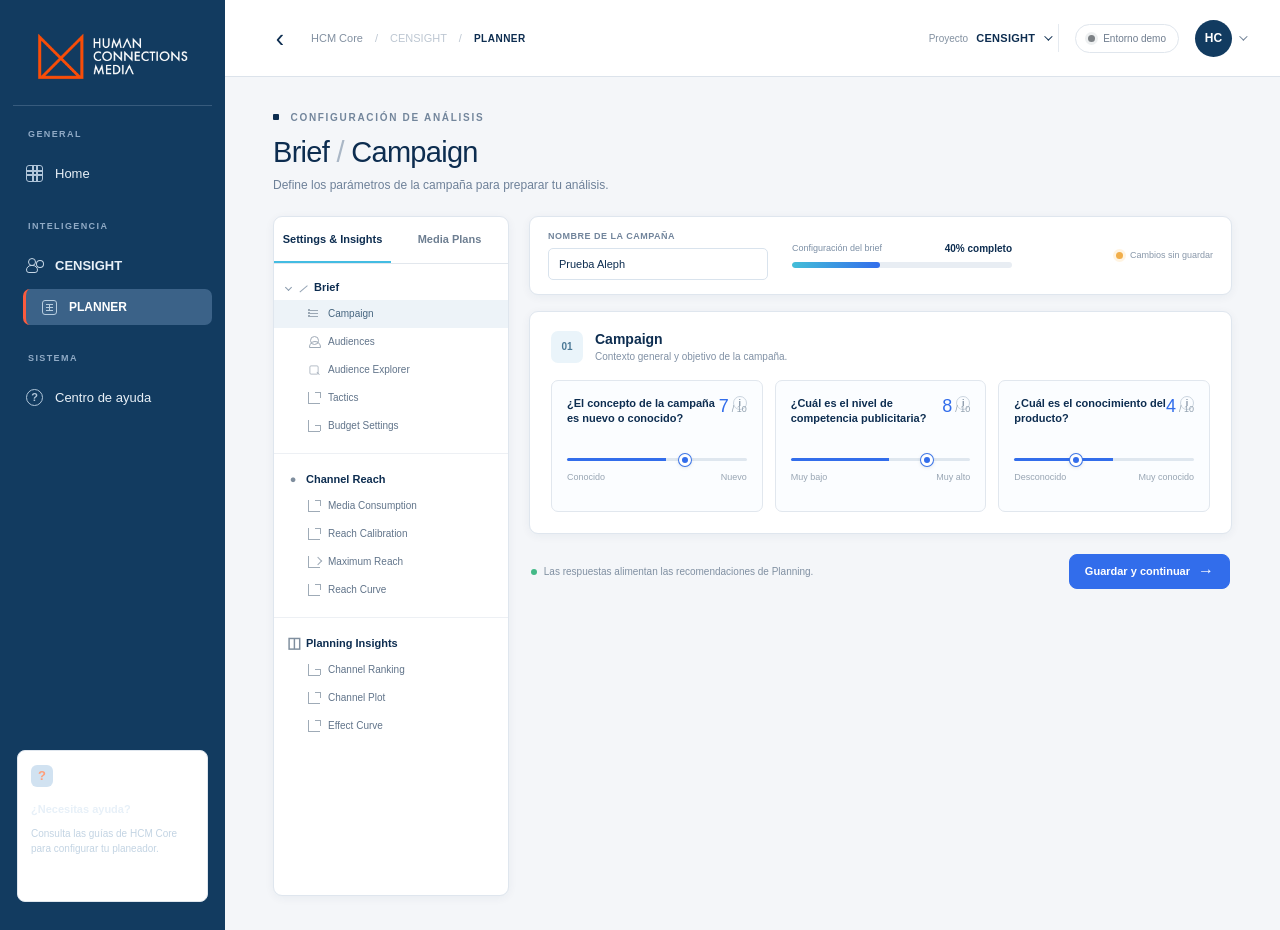
<file: DEMO 11/index.html>
<!doctype html>
<html lang="es">
<head>
  <meta charset="utf-8">
  <meta name="viewport" content="width=device-width, initial-scale=1">
  <title>Planner | Censight</title>
  <link rel="stylesheet" href="styles.css">
</head>
<body class="planner-page">
  <div class="app-shell">
    <aside class="sidebar" id="sidebar"><div class="brand-lockup"><div class="brand-mark"><span></span><span></span></div><div class="brand-name">HUMAN<br>CONNECTIONS<br>MEDIA</div></div><nav class="global-nav"><div class="nav-section-label">GENERAL</div><a class="global-nav-link" href="#" data-toast="Home disponible en HCM Core"><span class="icon icon-grid"></span><span>Home</span></a><div class="nav-section-label intelligence-label">INTELIGENCIA</div><a class="global-nav-link" href="#"><span class="icon icon-users"></span><strong>CENSIGHT</strong></a><a class="global-nav-link planner-nav-link is-selected" href="#planner"><span class="planner-icon"></span><strong>PLANNER</strong></a><div class="nav-section-label system-label">SISTEMA</div><a class="global-nav-link" href="#" data-toast="Centro de ayuda disponible pronto"><span class="icon icon-help">?</span><span>Centro de ayuda</span></a></nav><div class="help-card card rounded shadow"><div class="help-icon">?</div><strong>&iquest;Necesitas ayuda?</strong><p>Consulta las gu&iacute;as de HCM Core para configurar tu planeador.</p><a href="#" data-toast="Abriendo el centro de ayuda">Visitar centro de ayuda &#8599;</a></div></aside>
    <div class="workspace"><header class="topbar"><div class="topbar-left"><button class="mobile-menu" id="mobileMenu" type="button"><span></span><span></span><span></span></button><button class="back-button" type="button" data-toast="Volviendo a Censight">&lsaquo;</button><div class="breadcrumbs"><a href="#" data-toast="HCM Core">HCM Core</a><span>/</span><span>CENSIGHT</span><span>/</span><strong>PLANNER</strong></div></div><div class="topbar-right"><div class="project-picker"><span class="project-picker-label">Proyecto</span><div class="project-switcher"><button class="project-trigger" id="projectTrigger" type="button"><span>CENSIGHT</span><span class="chevron"></span></button><div class="project-menu" id="projectMenu"><div class="project-menu-label">Seleccionar proyecto</div><button class="project-option is-current" type="button" data-project="Censight">Censight <span class="check">&#10003;</span></button><button class="project-option project-child" type="button" data-project="Planning">Planning</button></div></div></div><div class="environment-pill"><span class="status-dot"></span> Entorno demo</div><button class="profile-button">HC</button><span class="profile-chevron"></span></div></header>
      <main class="main-content" id="planner">
        <section class="page-heading" id="headingCampaign"><div><div class="eyebrow"><span class="eyebrow-square"></span> CONFIGURACI&Oacute;N DE AN&Aacute;LISIS</div><h1>Brief <span class="heading-divider">/</span> Campaign</h1><p class="page-subtitle">Define los par&aacute;metros de la campa&ntilde;a para preparar tu an&aacute;lisis.</p></div></section>
        <section class="page-heading view-hidden" id="headingAudience"><div><div class="eyebrow"><span class="eyebrow-square"></span> CONFIGURACI&Oacute;N DE AUDIENCIA</div><h1>Audience</h1><p class="page-subtitle">Selecciona los criterios demogr&aacute;ficos para definir tu segmento.</p></div></section>
        <section class="page-heading view-hidden" id="headingExplorer"><div><div class="eyebrow"><span class="eyebrow-square"></span> INTELIGENCIA DE AUDIENCIA</div><h1>Audience Explorer</h1><p class="page-subtitle">Analiza los intereses, actitudes y opiniones del target seleccionado.</p></div></section>
        <section class="page-heading view-hidden" id="headingTactics"><div><div class="eyebrow"><span class="eyebrow-square"></span> CONFIGURACI&Oacute;N DE PLANNER</div><h1>Tactic Selection</h1><p class="page-subtitle">Selecciona lo que se quiere lograr con esta campa&ntilde;a.</p></div><div class="heading-actions"><button class="button button-secondary" id="saveTactics" type="button"><span class="save-icon"></span> Guardar borrador</button><button class="button button-primary" id="continueTactics" type="button">Continuar <span class="arrow-right">&#8594;</span></button></div></section>

        <div class="content-layout planner-content-layout"><aside class="insights-panel card rounded shadow"><div class="panel-tabs"><button class="panel-tab is-active" type="button">Settings &amp; Insights</button><button class="panel-tab" type="button" data-toast="Media Plans disponible al crear el plan">Media Plans</button></div><div class="side-menu"><div class="side-group first-group"><div class="side-group-title"><span class="menu-chevron"></span><span class="tiny-pencil"></span> Brief</div><button class="side-item view-trigger is-current" data-view="campaign" type="button"><span class="item-icon campaign-icon"></span>Campaign</button><button class="side-item view-trigger" data-view="audience" type="button"><span class="item-icon audience-icon"></span>Audiences</button><button class="side-item view-trigger" data-view="explorer" type="button"><span class="item-icon explorer-icon"></span>Audience Explorer</button><button class="side-item view-trigger" data-view="tactics" type="button"><span class="item-icon tactics-icon"></span>Tactics</button><button class="side-item" type="button" data-toast="Channel Inputs se integrar&aacute; en el siguiente paso"><span class="item-icon channel-icon"></span>Channel Inputs</button><button class="side-item" type="button" data-toast="Budget Setting se integrar&aacute; en el siguiente paso"><span class="item-icon budget-icon"></span>Budget Setting</button></div><div class="side-group"><div class="side-group-title"><span class="group-symbol">&#9679;</span> Channel Reach</div><button class="side-item" type="button" data-toast="Media Consumption se integrar&aacute; en el siguiente sprint"><span class="item-icon media-icon"></span>Media Consumption</button><button class="side-item" type="button" data-toast="Reach Calibration se integrar&aacute; en el siguiente sprint"><span class="item-icon reach-icon"></span>Reach Calibration</button><button class="side-item" type="button" data-toast="Maximum Reach se integrar&aacute; en el siguiente sprint"><span class="item-icon max-icon"></span>Maximum Reach</button><button class="side-item" type="button" data-toast="Reach Curve se integrar&aacute; en el siguiente sprint"><span class="item-icon curve-icon"></span>Reach Curve</button></div><div class="side-group"><div class="side-group-title"><span class="group-symbol planning-symbol">&#9707;</span> Planning Insights</div><button class="side-item" type="button" data-toast="Channel Ranking se integrar&aacute; en el siguiente sprint"><span class="item-icon ranking-icon"></span>Channel Ranking</button><button class="side-item" type="button" data-toast="Channel Plot se integrar&aacute; en el siguiente sprint"><span class="item-icon plot-icon"></span>Channel Plot</button><button class="side-item" type="button" data-toast="Effect Curve se integrar&aacute; en el siguiente sprint"><span class="item-icon curve-icon"></span>Effect Curve</button></div></div></aside>

          <div class="view-host">
            <section class="integrated-view" id="campaignView"><div class="brief-toolbar card rounded shadow"><div class="campaign-name-field"><label for="campaignName">Nombre de la campa&ntilde;a</label><input id="campaignName" value="Prueba Aleph"></div><div class="completion"><div class="completion-copy"><span>Configuraci&oacute;n del brief</span><strong id="completionValue">40% completo</strong></div><div class="progress-track"><span id="progressBar"></span></div></div><div class="autosave"><span class="autosave-dot"></span><span id="saveStatus">Cambios sin guardar</span></div></div><div class="question-section card rounded shadow"><div class="section-heading"><div><span class="section-number">01</span><div><h2>Campaign</h2><p>Contexto general y objetivo de la campa&ntilde;a.</p></div></div></div><div class="question-grid"><div class="question-card range-question" data-complete="false"><div class="question-label"><label for="conceptScale">&iquest;El concepto de la campa&ntilde;a es nuevo o conocido?</label><span class="info-mark">i</span></div><div class="range-value"><strong data-value-for="conceptScale">7</strong><span>/ 10</span></div><input id="conceptScale" type="range" min="1" max="10" value="7"><div class="scale-labels"><span>Conocido</span><span>Nuevo</span></div></div><div class="question-card range-question" data-complete="false"><div class="question-label"><label for="competitionScale">&iquest;Cu&aacute;l es el nivel de competencia publicitaria?</label><span class="info-mark">i</span></div><div class="range-value"><strong data-value-for="competitionScale">8</strong><span>/ 10</span></div><input id="competitionScale" type="range" min="1" max="10" value="8"><div class="scale-labels"><span>Muy bajo</span><span>Muy alto</span></div></div><div class="question-card range-question" data-complete="false"><div class="question-label"><label for="productKnowledge">&iquest;Cu&aacute;l es el conocimiento del producto?</label><span class="info-mark">i</span></div><div class="range-value"><strong data-value-for="productKnowledge">4</strong><span>/ 10</span></div><input id="productKnowledge" type="range" min="1" max="10" value="4"><div class="scale-labels"><span>Desconocido</span><span>Muy conocido</span></div></div></div></div><div class="form-footer"><span><span class="required-dot"></span> Las respuestas alimentan las recomendaciones de Planning.</span><button class="button button-primary" id="saveCampaign" type="button">Guardar y continuar <span class="arrow-right">&#8594;</span></button></div></section>

            <section class="integrated-view view-hidden" id="audienceView"><div class="audience-layout"><section class="audience-form"><article class="audience-step card rounded shadow"><div class="step-heading"><span class="step-number">1</span><div><h2>G&eacute;nero</h2><p>Selecciona un g&eacute;nero o incluye todos.</p></div></div><div class="gender-options"><button class="filter-option gender-option is-selected" data-gender="Hombre" type="button"><span class="option-icon person-icon"></span><strong>HOMBRE</strong></button><button class="filter-option gender-option" data-gender="Mujer" type="button"><span class="option-icon person-icon"></span><strong>MUJER</strong></button><button class="filter-option gender-option" data-gender="Personas" type="button"><span class="option-icon people-icon"></span><strong>Personas</strong></button></div></article><article class="audience-step card rounded shadow"><div class="step-heading"><span class="step-number">2</span><div><h2>Edad</h2><p>Define un &uacute;nico rango de edad.</p></div></div><div class="age-controls"><label class="age-input-field"><span>Edad inicial</span><input id="ageStart" value="25" type="number"></label><div class="age-slider-area"><div class="age-values"><strong id="ageStartValue">25</strong><strong id="ageEndValue">103</strong></div><div class="dual-range"><div class="range-track"></div><input id="ageStartRange" value="25" min="13" max="103" type="range"><input id="ageEndRange" value="103" min="13" max="103" type="range"></div></div><label class="age-input-field"><span>Edad final</span><input id="ageEnd" value="103" type="number"></label><button class="apply-range" id="applyAge" type="button">Aplicar rango</button></div></article><article class="audience-step card rounded shadow"><div class="step-heading"><span class="step-number">3</span><div><h2>Nivel socioecon&oacute;mico (NSE)</h2><p>Selecciona uno o m&aacute;s niveles presentes en los datos.</p></div></div><div class="nse-options"><button class="filter-option nse-option" data-nse="AB" type="button">AB</button><button class="filter-option nse-option" data-nse="C+" type="button">C+</button><button class="filter-option nse-option" data-nse="C-" type="button">C-</button><button class="filter-option nse-option" data-nse="D" type="button">D</button></div></article><article class="audience-step card rounded shadow"><div class="step-heading"><span class="step-number">4</span><div><h2>Tipo de zona</h2><p>Selecciona una regi&oacute;n disponible para segmentar.</p></div></div><div class="zone-options"><button class="filter-option zone-option is-selected" data-zone="Nielsen" type="button"><span class="option-icon chart-icon"></span><strong>&Aacute;reas Nielsen</strong></button><button class="filter-option zone-option" data-zone="Estado" type="button"><span class="option-icon map-icon"></span><strong>Estado</strong></button></div></article></section><aside class="audience-summary"><div class="summary-card card rounded shadow"><div class="summary-heading"><span class="summary-document"></span><div><h2>Resumen del segmento</h2><p>Revisa los criterios antes de generar el an&aacute;lisis.</p></div></div><div class="summary-list"><div class="summary-row"><strong>G&eacute;nero</strong><span id="summaryGender" class="summary-pill">Hombre</span></div><div class="summary-row"><strong>Edad</strong><span id="summaryAge" class="summary-value">25 - 103</span></div><div class="summary-row"><strong>NSE</strong><span id="summaryNse" class="summary-value">C-</span></div><div class="summary-row"><strong>Zona</strong><span id="summaryZone" class="summary-pill">Nielsen</span></div></div></div><div class="info-card"><div><h3>Informaci&oacute;n</h3><p>Los cat&aacute;logos geogr&aacute;ficos y demogr&aacute;ficos se obtienen de la fuente conectada.</p></div></div></aside></div><footer class="audience-actions"><button class="clear-button" id="clearFilters" type="button">Limpiar filtros</button><div><button class="cancel-button" id="cancelAudience" type="button">Cancelar</button><button class="generate-button" id="generateAudience" type="button">Generar an&aacute;lisis &#8250;</button></div></footer></section>

            <section class="integrated-view view-hidden" id="explorerView"><div class="selected-parameters card rounded shadow"><div class="parameters-intro"><div class="parameters-icon"><span class="parameters-grid"></span></div><div><h2>Resumen de par&aacute;metros seleccionados</h2><p>Configuraci&oacute;n aplicada a la consulta</p></div></div><div class="parameter-grid"><div class="parameter-item"><span>G&eacute;nero</span><strong>HOMBRE</strong></div><div class="parameter-item"><span>Grupo de edad</span><strong>25&ndash;103 a&ntilde;os</strong></div><div class="parameter-item"><span>Nivel socioecon&oacute;mico</span><strong>C-</strong></div><div class="parameter-item parameter-wide"><span>Estado</span><strong>Aguascalientes, Baja California, Baja California<br>Sur, Campeche, Coahuila de Zaragoza</strong><button class="more-states" type="button">+ 27 m&aacute;s</button></div><div class="parameter-item"><span>Municipio</span><strong>Todos</strong></div></div></div><div class="explorer-tabs"><button class="explorer-tab is-active" data-insight="interests" type="button">Intereses</button><button class="explorer-tab" data-insight="attitudes" type="button">Actitudinales</button><button class="explorer-tab" data-insight="opinions" type="button">Opiniones</button></div><section class="insight-view" id="interestsView"><div class="insight-grid"><article class="insight-card card rounded shadow"><div class="insight-card-heading"><div><h2>Intereses principales</h2><p>Temas con mayor afinidad dentro del segmento.</p></div></div><div class="interest-list"><div class="interest-row"><span class="interest-name">Tecnolog&iacute;a</span><strong>78%</strong><div class="interest-track"><span class="bar-78"></span></div></div><div class="interest-row"><span class="interest-name">Entretenimiento</span><strong>65%</strong><div class="interest-track"><span class="bar-65"></span></div></div><div class="interest-row"><span class="interest-name">Viajes</span><strong>54%</strong><div class="interest-track"><span class="bar-54"></span></div></div><div class="interest-row"><span class="interest-name">Deportes</span><strong>46%</strong><div class="interest-track"><span class="bar-46"></span></div></div></div></article><article class="insight-card card rounded shadow"><div class="insight-card-heading"><div><h2>Mapa de afinidad</h2><p>Distribuci&oacute;n contra la poblaci&oacute;n total.</p></div></div><div class="affinity-visual"><div class="affinity-ring"><div><strong>1.8x</strong><span>afinidad media</span></div></div><div class="affinity-legend"><span>Target seleccionado</span><span>Poblaci&oacute;n total</span></div></div></article></div></section><section class="insight-view view-hidden" id="attitudesView"><div class="insight-grid attitude-grid"><article class="insight-card card rounded shadow"><div class="insight-card-heading"><div><h2>Perfil actitudinal</h2><p>Rasgos de comportamiento del target.</p></div></div><div class="attitude-list"><div><span>Busca nuevas experiencias</span><strong>82</strong><em>alto</em></div><div><span>Se informa antes de comprar</span><strong>74</strong><em>alto</em></div><div><span>Valora la practicidad</span><strong>68</strong><em>medio</em></div></div></article></div></section><section class="insight-view view-hidden" id="opinionsView"><div class="insight-grid"><article class="insight-card card rounded shadow"><div class="insight-card-heading"><div><h2>Opiniones del segmento</h2><p>Afirmaciones asociadas al target.</p></div></div><div class="opinion-list"><div><span class="opinion-score positive">84%</span><p>Prefiero marcas que facilitan mi vida diaria.</p></div><div><span class="opinion-score positive">76%</span><p>Me gusta probar productos antes que otros.</p></div></div></article></div></section></section>

            <section class="integrated-view tactics-view view-hidden" id="tacticsView"><div class="tactic-layout"><aside class="tactic-selector card rounded shadow"><div class="tactic-selector-heading"><div><h2>Tactic Selection</h2><p>Esto es lo que se quiere lograr con esta campa&ntilde;a.</p></div><span class="selection-count"><strong id="selectedCount">1</strong> / <span>19</span></span></div><button class="select-all" id="selectAll" type="button">SELECT ALL</button><div class="tactic-checklist" id="tacticChecklist"></div></aside><div class="tactic-grid" id="tacticGrid"><div class="tactics-grid-heading"><div><h2>T&aacute;cticas disponibles</h2><p>Elige una o m&aacute;s t&aacute;cticas para orientar el plan.</p></div><span class="selection-status" id="selectionStatus">1 tactica seleccionada</span></div></div></div></section>
             <section class="integrated-view channel-view view-hidden" id="budgetView"><div class="mode-switch card rounded shadow"><div class="mode-copy"><span class="mode-label">MIX DE MEDIOS</span><strong>Calculadora de alcance combinado</strong><small>Modelo de Agostini generalizado calibrado con afinidad de audiencia.</small></div><div class="mode-tabs"><button class="mode-tab is-active" type="button" data-mode="reach">Alcance de campa&ntilde;a<span>Usa el % Penetraci&oacute;n capturado</span></button><button class="mode-tab" type="button" data-mode="investment">Con inversi&oacute;n<span>Calcula el alcance desde la inversi&oacute;n</span></button></div></div><div class="config-strip card rounded shadow"><label><span>Universo</span><input id="universe" type="number" value="2500000"></label><label><span>Cubrir</span><input id="coverage" type="number" value="95"><em>% del techo</em></label><label><span>Flight</span><input id="weeks" type="number" value="4"><em>semanas</em></label><div class="config-status"><span class="status-live"></span><strong id="rowSummary">5 medios seleccionados</strong><small>Los gr&aacute;ficos se actualizan en vivo</small></div></div><div class="channel-layout"><section class="channel-inputs card rounded shadow"><div class="table-heading"><div><h2>Inputs de canales</h2><p>Selecciona los medios y captura los par&aacute;metros del mix.</p></div><button class="add-channel" id="addChannel" type="button">+ Agregar medio</button></div><div class="channel-table-wrap"><table><thead><tr><th>MEDIO</th><th>SELEC.</th><th>% PEN.</th><th>AFIN.</th><th>OBJETIVO</th><th>CPM</th><th>INVERSI&Oacute;N</th><th>SEM.</th><th>CONTACTOS</th><th>IMPRESIONES</th></tr></thead><tbody id="channelRows"></tbody></table></div></section><aside class="chart-panel"><div class="chart-kpis"><div class="mini-kpi card rounded shadow"><span>ALCANCE COMBINADO</span><strong id="reachKpi">2.3 M</strong><small id="reachKpiSub">91.5% del universo</small></div><div class="mini-kpi card rounded shadow"><span>INVERSI&Oacute;N TOTAL</span><strong id="investmentKpi">$1.3 M</strong><small>CPM efectivo del mix</small></div><div class="mini-kpi card rounded shadow"><span>FRECUENCIA</span><strong id="frequencyKpi">3.2x</strong><small id="impressionsKpi">9.4 M impresiones</small></div></div><article class="chart-card card rounded shadow"><div class="chart-card-heading"><div><h2>Construcci&oacute;n del alcance</h2><p>Alcance incremental por medio y total combinado.</p></div><span class="chart-legend"><i></i> Alcance nuevo <b></b> Total</span></div><div class="waterfall" id="waterfall"></div></article><article class="chart-card compact-chart card rounded shadow"><div class="chart-card-heading"><div><h2>Eficiencia por medio</h2><p>Costo por persona incremental.</p></div></div><div class="efficiency-chart" id="efficiencyChart"></div></article><article class="chart-card saturation-card card rounded shadow"><div class="chart-card-heading"><div><h2>Curva de saturaci&oacute;n por medio</h2><p>Rendimientos decrecientes seg&uacute;n semanas de flight.</p></div><label>Sensibilidad <input id="sensitivity" type="number" value="6"></label></div><svg class="saturation-svg" viewBox="0 0 560 160" preserveAspectRatio="none"><line x1="40" y1="135" x2="540" y2="135"></line><line x1="40" y1="25" x2="540" y2="25"></line><path d="M40 135 C90 91 130 72 180 57 S270 37 330 31 S440 24 540 20"></path><circle cx="355" cy="29" r="5"></circle><text x="40" y="154">0</text><text x="190" y="154">6</text><text x="340" y="154">12</text><text x="490" y="154">18 semanas</text></svg></article><article class="chart-card investment-chart card rounded shadow"><div class="chart-card-heading"><div><h2>Inversi&oacute;n por canal</h2><p>Distribuci&oacute;n del presupuesto capturado.</p></div></div><div class="donut-wrap"><div class="donut-chart"></div><div class="donut-legend" id="donutLegend"></div></div></article></aside></div></section>
           </div>
         </div>
       </main>
    </div>
  </div><div class="toast" id="toast" role="status" aria-live="polite"></div><script src="app.js"></script>
</body>
</html>
</file>
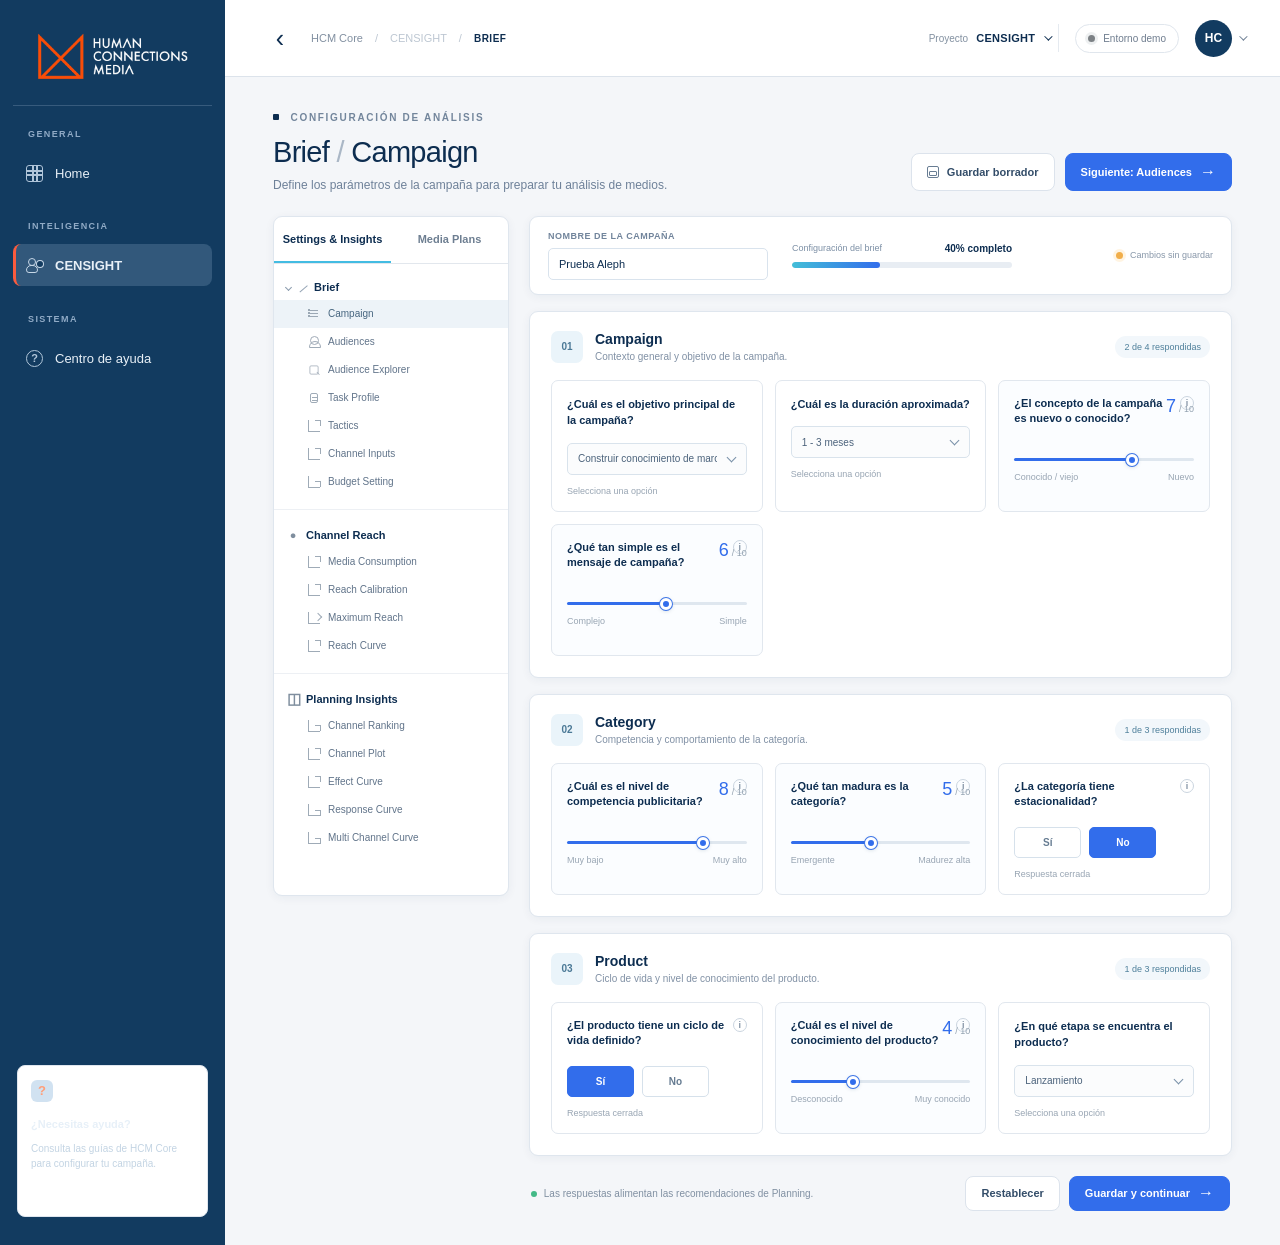
<file: DEMO 2/index.html>
<!doctype html>
<html lang="es">
<head>
  <meta charset="utf-8">
  <meta name="viewport" content="width=device-width, initial-scale=1">
  <meta name="theme-color" content="#12385b">
  <title>Campaign Brief | Censight</title>
  <link rel="stylesheet" href="styles.css">
</head>
<body>
  <div class="app-shell">
    <aside class="sidebar" id="sidebar">
      <div class="brand-lockup">
        <div class="brand-mark" aria-hidden="true"><span></span><span></span></div>
        <div class="brand-name">HUMAN<br>CONNECTIONS<br>MEDIA</div>
      </div>
      <nav class="global-nav" aria-label="Navegaci&oacute;n global">
        <div class="nav-section-label">GENERAL</div>
        <a class="global-nav-link" href="#" data-toast="Home est&aacute; disponible en HCM Core"><span class="icon icon-grid"></span><span>Home</span></a>
        <div class="nav-section-label intelligence-label">INTELIGENCIA</div>
        <a class="global-nav-link is-selected" href="#campaign"><span class="icon icon-users"></span><strong>CENSIGHT</strong></a>
        <div class="nav-section-label system-label">SISTEMA</div>
        <a class="global-nav-link" href="#" data-toast="El centro de ayuda estar&aacute; disponible pronto"><span class="icon icon-help">?</span><span>Centro de ayuda</span></a>
      </nav>
      <div class="help-card card rounded shadow">
        <div class="help-icon">?</div>
        <strong>&iquest;Necesitas ayuda?</strong>
        <p>Consulta las gu&iacute;as de HCM Core para configurar tu campa&ntilde;a.</p>
        <a href="#" data-toast="Abriendo el centro de ayuda">Visitar centro de ayuda <span>&#8599;</span></a>
      </div>
    </aside>

    <div class="workspace">
      <header class="topbar">
        <div class="topbar-left">
          <button class="mobile-menu" id="mobileMenu" type="button" aria-label="Abrir navegaci&oacute;n"><span></span><span></span><span></span></button>
          <button class="back-button" type="button" aria-label="Volver" data-toast="Volviendo a Censight"><span>&lsaquo;</span></button>
          <div class="breadcrumbs"><a href="#" data-toast="HCM Core">HCM Core</a><span>/</span><span>CENSIGHT</span><span>/</span><strong>BRIEF</strong></div>
        </div>
        <div class="topbar-right">
          <div class="project-picker">
            <span class="project-picker-label">Proyecto</span>
            <div class="project-switcher">
              <button class="project-trigger" id="projectTrigger" type="button" aria-expanded="false"><span>CENSIGHT</span><span class="chevron"></span></button>
              <div class="project-menu" id="projectMenu">
                <div class="project-menu-label">Seleccionar proyecto</div>
                <button class="project-option is-current" type="button" data-project="Censight"><span class="project-dot"></span><span>Censight</span><span class="check">&#10003;</span></button>
                <button class="project-option project-child" type="button" data-project="Planning"><span class="project-dot planning-dot"></span><span>Planning</span></button>
              </div>
            </div>
          </div>
          <div class="environment-pill"><span class="status-dot"></span> Entorno demo</div>
          <button class="profile-button" type="button" aria-label="Abrir men&uacute; de usuario">HC</button><span class="profile-chevron"></span>
        </div>
      </header>

      <main class="main-content" id="campaign">
        <section class="page-heading">
          <div>
            <div class="eyebrow"><span class="eyebrow-square"></span> CONFIGURACI&Oacute;N DE AN&Aacute;LISIS</div>
            <h1>Brief <span class="heading-divider">/</span> Campaign</h1>
            <p class="page-subtitle">Define los par&aacute;metros de la campa&ntilde;a para preparar tu an&aacute;lisis de medios.</p>
          </div>
          <div class="heading-actions">
            <button class="button button-secondary" id="saveButton" type="button"><span class="save-icon"></span> Guardar borrador</button>
            <button class="button button-primary" id="nextButton" type="button">Siguiente: Audiences <span class="arrow-right">&#8594;</span></button>
          </div>
        </section>

        <div class="content-layout">
          <aside class="insights-panel card rounded shadow" aria-label="Settings &amp; Insights">
            <div class="panel-tabs" role="tablist"><button class="panel-tab is-active" type="button">Settings &amp; Insights</button><button class="panel-tab" type="button" data-toast="Media Plans estar&aacute; disponible al crear el plan">Media Plans</button></div>
            <div class="side-menu">
              <div class="side-group first-group">
                <div class="side-group-title"><span class="menu-chevron"></span><span class="tiny-pencil"></span> Brief</div>
                <button class="side-item is-current" type="button"><span class="item-icon campaign-icon"></span>Campaign</button>
                <button class="side-item" type="button" data-toast="Audiences se integrar&aacute; en el siguiente paso"><span class="item-icon audience-icon"></span>Audiences</button>
                <button class="side-item" type="button" data-toast="Audience Explorer se integrar&aacute; en el siguiente paso"><span class="item-icon explorer-icon"></span>Audience Explorer</button>
                <button class="side-item" type="button" data-toast="Task Profile se integrar&aacute; en el siguiente paso"><span class="item-icon task-icon"></span>Task Profile</button>
                <button class="side-item" type="button" data-toast="Tactics se integrar&aacute; en el siguiente paso"><span class="item-icon tactics-icon"></span>Tactics</button>
                <button class="side-item" type="button" data-toast="Channel Inputs se integrar&aacute; en el siguiente paso"><span class="item-icon channel-icon"></span>Channel Inputs</button>
                <button class="side-item" type="button" data-toast="Budget Setting se integrar&aacute; en el siguiente paso"><span class="item-icon budget-icon"></span>Budget Setting</button>
              </div>
              <div class="side-group"><div class="side-group-title"><span class="group-symbol">&#9679;</span> Channel Reach</div><button class="side-item" type="button" data-toast="Media Consumption se integrar&aacute; en el siguiente sprint"><span class="item-icon media-icon"></span>Media Consumption</button><button class="side-item" type="button" data-toast="Reach Calibration se integrar&aacute; en el siguiente sprint"><span class="item-icon reach-icon"></span>Reach Calibration</button><button class="side-item" type="button" data-toast="Maximum Reach se integrar&aacute; en el siguiente sprint"><span class="item-icon max-icon"></span>Maximum Reach</button><button class="side-item" type="button" data-toast="Reach Curve se integrar&aacute; en el siguiente sprint"><span class="item-icon curve-icon"></span>Reach Curve</button></div>
              <div class="side-group"><div class="side-group-title"><span class="group-symbol planning-symbol">&#9707;</span> Planning Insights</div><button class="side-item" type="button" data-toast="Channel Ranking se integrar&aacute; en el siguiente sprint"><span class="item-icon ranking-icon"></span>Channel Ranking</button><button class="side-item" type="button" data-toast="Channel Plot se integrar&aacute; en el siguiente sprint"><span class="item-icon plot-icon"></span>Channel Plot</button><button class="side-item" type="button" data-toast="Effect Curve se integrar&aacute; en el siguiente sprint"><span class="item-icon curve-icon"></span>Effect Curve</button><button class="side-item" type="button" data-toast="Response Curve se integrar&aacute; en el siguiente sprint"><span class="item-icon response-icon"></span>Response Curve</button><button class="side-item" type="button" data-toast="Multi Channel Curve se integrar&aacute; en el siguiente sprint"><span class="item-icon response-icon"></span>Multi Channel Curve</button></div>
            </div>
          </aside>

          <section class="brief-area">
            <div class="brief-toolbar card rounded shadow">
              <div class="campaign-name-field"><label for="campaignName">Nombre de la campa&ntilde;a</label><input id="campaignName" type="text" value="Prueba Aleph"></div>
              <div class="completion"><div class="completion-copy"><span>Configuraci&oacute;n del brief</span><strong id="completionValue">40% completo</strong></div><div class="progress-track"><span id="progressBar"></span></div></div>
              <div class="autosave"><span class="autosave-dot"></span><span id="saveStatus">Cambios sin guardar</span></div>
            </div>

            <form id="campaignForm">
              <section class="question-section card rounded shadow">
                <div class="section-heading"><div><span class="section-number">01</span><div><h2>Campaign</h2><p>Contexto general y objetivo de la campa&ntilde;a.</p></div></div><span class="section-state" id="campaignState">2 de 4 respondidas</span></div>
                <div class="question-grid">
                  <div class="question-card text-question" data-complete="true"><label for="campaignObjective">&iquest;Cu&aacute;l es el objetivo principal de la campa&ntilde;a?</label><div class="select-wrap"><select id="campaignObjective"><option>Construir conocimiento de marca</option><option>Generar consideraci&oacute;n</option><option>Impulsar conversi&oacute;n</option></select></div><span class="field-hint">Selecciona una opci&oacute;n</span></div>
                  <div class="question-card text-question" data-complete="true"><label for="campaignDuration">&iquest;Cu&aacute;l es la duraci&oacute;n aproximada?</label><div class="select-wrap"><select id="campaignDuration"><option>1 - 3 meses</option><option>4 - 6 meses</option><option>7 - 12 meses</option><option>M&aacute;s de 12 meses</option></select></div><span class="field-hint">Selecciona una opci&oacute;n</span></div>
                  <div class="question-card range-question"><div class="question-label"><label for="conceptScale">&iquest;El concepto de la campa&ntilde;a es nuevo o conocido?</label><span class="info-mark" title="Eval&uacute;a qu&eacute; tan novedoso es el concepto">i</span></div><div class="range-value"><strong data-value-for="conceptScale">7</strong><span>/ 10</span></div><input id="conceptScale" name="conceptScale" type="range" min="1" max="10" value="7"><div class="scale-labels"><span>Conocido / viejo</span><span>Nuevo</span></div></div>
                  <div class="question-card range-question"><div class="question-label"><label for="messageScale">&iquest;Qu&eacute; tan simple es el mensaje de campa&ntilde;a?</label><span class="info-mark" title="1 es muy complejo, 10 es muy simple">i</span></div><div class="range-value"><strong data-value-for="messageScale">6</strong><span>/ 10</span></div><input id="messageScale" name="messageScale" type="range" min="1" max="10" value="6"><div class="scale-labels"><span>Complejo</span><span>Simple</span></div></div>
                </div>
              </section>

              <section class="question-section card rounded shadow">
                <div class="section-heading"><div><span class="section-number">02</span><div><h2>Category</h2><p>Competencia y comportamiento de la categor&iacute;a.</p></div></div><span class="section-state" id="categoryState">1 de 3 respondidas</span></div>
                <div class="question-grid">
                  <div class="question-card range-question"><div class="question-label"><label for="competitionScale">&iquest;Cu&aacute;l es el nivel de competencia publicitaria?</label><span class="info-mark" title="Considera la presi&oacute;n publicitaria actual">i</span></div><div class="range-value"><strong data-value-for="competitionScale">8</strong><span>/ 10</span></div><input id="competitionScale" name="competitionScale" type="range" min="1" max="10" value="8"><div class="scale-labels"><span>Muy bajo</span><span>Muy alto</span></div></div>
                  <div class="question-card range-question"><div class="question-label"><label for="categoryKnowledge">&iquest;Qu&eacute; tan madura es la categor&iacute;a?</label><span class="info-mark" title="Nivel de desarrollo de la categor&iacute;a">i</span></div><div class="range-value"><strong data-value-for="categoryKnowledge">5</strong><span>/ 10</span></div><input id="categoryKnowledge" name="categoryKnowledge" type="range" min="1" max="10" value="5"><div class="scale-labels"><span>Emergente</span><span>Madurez alta</span></div></div>
                  <div class="question-card choice-question" data-complete="true"><div class="question-label"><label>&iquest;La categor&iacute;a tiene estacionalidad?</label><span class="info-mark" title="Selecciona una opci&oacute;n">i</span></div><div class="choice-buttons" data-choice-group="seasonality"><button class="choice-button" type="button" data-choice="Si">S&iacute;</button><button class="choice-button is-selected" type="button" data-choice="No">No</button></div><span class="field-hint">Respuesta cerrada</span></div>
                </div>
              </section>

              <section class="question-section card rounded shadow">
                <div class="section-heading"><div><span class="section-number">03</span><div><h2>Product</h2><p>Ciclo de vida y nivel de conocimiento del producto.</p></div></div><span class="section-state" id="productState">1 de 3 respondidas</span></div>
                <div class="question-grid">
                  <div class="question-card choice-question" data-complete="true"><div class="question-label"><label>&iquest;El producto tiene un ciclo de vida definido?</label><span class="info-mark" title="Selecciona una opci&oacute;n">i</span></div><div class="choice-buttons" data-choice-group="productCycle"><button class="choice-button is-selected" type="button" data-choice="Si">S&iacute;</button><button class="choice-button" type="button" data-choice="No">No</button></div><span class="field-hint">Respuesta cerrada</span></div>
                  <div class="question-card range-question"><div class="question-label"><label for="productKnowledge">&iquest;Cu&aacute;l es el nivel de conocimiento del producto?</label><span class="info-mark" title="1 es desconocido, 10 es ampliamente conocido">i</span></div><div class="range-value"><strong data-value-for="productKnowledge">4</strong><span>/ 10</span></div><input id="productKnowledge" name="productKnowledge" type="range" min="1" max="10" value="4"><div class="scale-labels"><span>Desconocido</span><span>Muy conocido</span></div></div>
                  <div class="question-card text-question"><label for="productStage">&iquest;En qu&eacute; etapa se encuentra el producto?</label><div class="select-wrap"><select id="productStage"><option>Lanzamiento</option><option>Crecimiento</option><option>Madurez</option><option>Declive</option></select></div><span class="field-hint">Selecciona una opci&oacute;n</span></div>
                </div>
              </section>

              <div class="form-footer"><span><span class="required-dot"></span> Las respuestas alimentan las recomendaciones de Planning.</span><div><button class="button button-secondary" id="resetButton" type="button">Restablecer</button><button class="button button-primary" id="submitButton" type="submit">Guardar y continuar <span class="arrow-right">&#8594;</span></button></div></div>
            </form>
          </section>
        </div>
      </main>
    </div>
  </div>
  <div class="toast" id="toast" role="status" aria-live="polite"></div>
  <script src="app.js"></script>
</body>
</html>
</file>
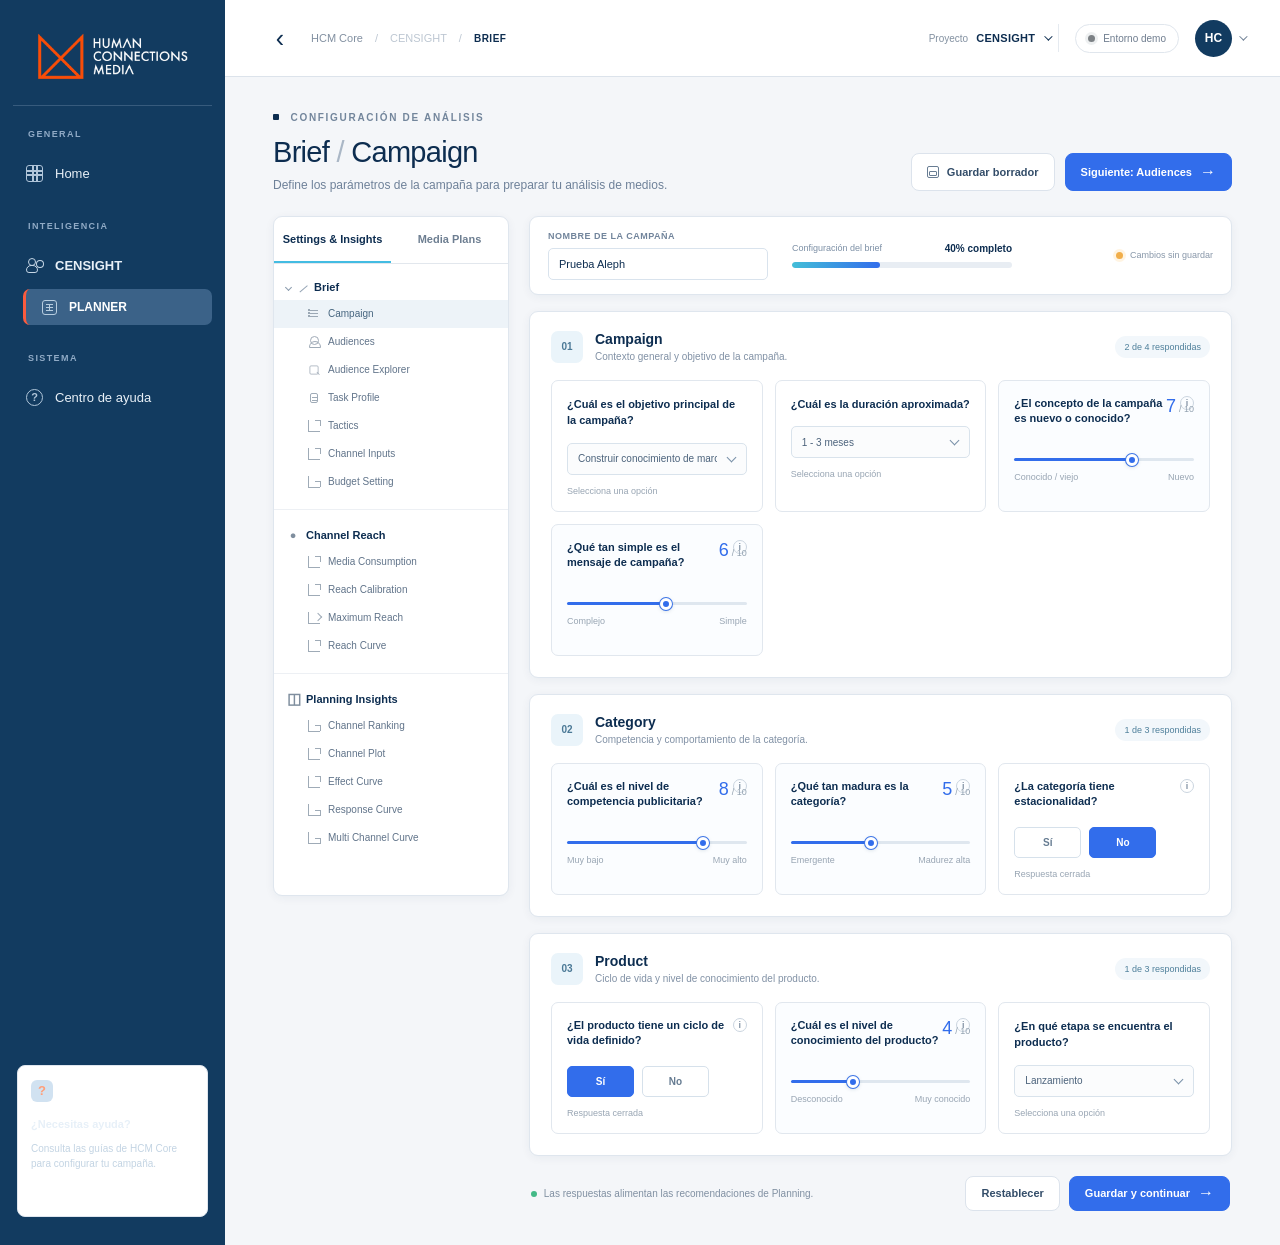
<file: DEMO 3_Campaign/index.html>
<!doctype html>
<html lang="es">
<head>
  <meta charset="utf-8">
  <meta name="viewport" content="width=device-width, initial-scale=1">
  <meta name="theme-color" content="#12385b">
  <title>Campaign Brief | Planner</title>
  <link rel="stylesheet" href="styles.css">
</head>
<body>
  <div class="app-shell">
    <aside class="sidebar" id="sidebar">
      <div class="brand-lockup"><div class="brand-mark" aria-hidden="true"><span></span><span></span></div><div class="brand-name">HUMAN<br>CONNECTIONS<br>MEDIA</div></div>
      <nav class="global-nav" aria-label="Navegaci&oacute;n global">
        <div class="nav-section-label">GENERAL</div>
        <a class="global-nav-link" href="#" data-toast="Home est&aacute; disponible en HCM Core"><span class="icon icon-grid"></span><span>Home</span></a>
        <div class="nav-section-label intelligence-label">INTELIGENCIA</div>
        <a class="global-nav-link" href="#campaign"><span class="icon icon-users"></span><strong>CENSIGHT</strong></a>
        <a class="global-nav-link planner-nav-link is-selected" href="#campaign" aria-current="page"><span class="planner-icon"></span><strong>PLANNER</strong></a>
        <div class="nav-section-label system-label">SISTEMA</div>
        <a class="global-nav-link" href="#" data-toast="El centro de ayuda estar&aacute; disponible pronto"><span class="icon icon-help">?</span><span>Centro de ayuda</span></a>
      </nav>
      <div class="help-card card rounded shadow"><div class="help-icon">?</div><strong>&iquest;Necesitas ayuda?</strong><p>Consulta las gu&iacute;as de HCM Core para configurar tu campa&ntilde;a.</p><a href="#" data-toast="Abriendo el centro de ayuda">Visitar centro de ayuda <span>&#8599;</span></a></div>
    </aside>
    <div class="workspace">
      <header class="topbar">
        <div class="topbar-left"><button class="mobile-menu" id="mobileMenu" type="button" aria-label="Abrir navegaci&oacute;n"><span></span><span></span><span></span></button><button class="back-button" type="button" aria-label="Volver" data-toast="Volviendo a Censight"><span>&lsaquo;</span></button><div class="breadcrumbs"><a href="#" data-toast="HCM Core">HCM Core</a><span>/</span><span>CENSIGHT</span><span>/</span><strong>BRIEF</strong></div></div>
        <div class="topbar-right"><div class="project-picker"><span class="project-picker-label">Proyecto</span><div class="project-switcher"><button class="project-trigger" id="projectTrigger" type="button" aria-expanded="false"><span>CENSIGHT</span><span class="chevron"></span></button><div class="project-menu" id="projectMenu"><div class="project-menu-label">Seleccionar proyecto</div><button class="project-option is-current" type="button" data-project="Censight"><span class="project-dot"></span><span>Censight</span><span class="check">&#10003;</span></button><button class="project-option project-child" type="button" data-project="Planning"><span class="project-dot planning-dot"></span><span>Planning</span></button></div></div></div><div class="environment-pill"><span class="status-dot"></span> Entorno demo</div><button class="profile-button" type="button" aria-label="Abrir men&uacute; de usuario">HC</button><span class="profile-chevron"></span></div>
      </header>

      <main class="main-content" id="campaign">
        <section class="page-heading"><div><div class="eyebrow"><span class="eyebrow-square"></span> CONFIGURACI&Oacute;N DE AN&Aacute;LISIS</div><h1>Brief <span class="heading-divider">/</span> Campaign</h1><p class="page-subtitle">Define los par&aacute;metros de la campa&ntilde;a para preparar tu an&aacute;lisis de medios.</p></div><div class="heading-actions"><button class="button button-secondary" id="saveButton" type="button"><span class="save-icon"></span> Guardar borrador</button><button class="button button-primary" id="nextButton" type="button">Siguiente: Audiences <span class="arrow-right">&#8594;</span></button></div></section>
        <div class="content-layout">
          <aside class="insights-panel card rounded shadow" aria-label="Settings &amp; Insights"><div class="panel-tabs" role="tablist"><button class="panel-tab is-active" type="button">Settings &amp; Insights</button><button class="panel-tab" type="button" data-toast="Media Plans estar&aacute; disponible al crear el plan">Media Plans</button></div><div class="side-menu">
            <div class="side-group first-group"><div class="side-group-title"><span class="menu-chevron"></span><span class="tiny-pencil"></span> Brief</div><button class="side-item is-current" type="button"><span class="item-icon campaign-icon"></span>Campaign</button><button class="side-item" type="button" data-toast="Audiences se integrar&aacute; en el siguiente paso"><span class="item-icon audience-icon"></span>Audiences</button><button class="side-item" type="button" data-toast="Audience Explorer se integrar&aacute; en el siguiente paso"><span class="item-icon explorer-icon"></span>Audience Explorer</button><button class="side-item" type="button" data-toast="Task Profile se integrar&aacute; en el siguiente paso"><span class="item-icon task-icon"></span>Task Profile</button><button class="side-item" type="button" data-toast="Tactics se integrar&aacute; en el siguiente paso"><span class="item-icon tactics-icon"></span>Tactics</button><button class="side-item" type="button" data-toast="Channel Inputs se integrar&aacute; en el siguiente paso"><span class="item-icon channel-icon"></span>Channel Inputs</button><button class="side-item" type="button" data-toast="Budget Setting se integrar&aacute; en el siguiente paso"><span class="item-icon budget-icon"></span>Budget Setting</button></div>
            <div class="side-group"><div class="side-group-title"><span class="group-symbol">&#9679;</span> Channel Reach</div><button class="side-item" type="button" data-toast="Media Consumption se integrar&aacute; en el siguiente sprint"><span class="item-icon media-icon"></span>Media Consumption</button><button class="side-item" type="button" data-toast="Reach Calibration se integrar&aacute; en el siguiente sprint"><span class="item-icon reach-icon"></span>Reach Calibration</button><button class="side-item" type="button" data-toast="Maximum Reach se integrar&aacute; en el siguiente sprint"><span class="item-icon max-icon"></span>Maximum Reach</button><button class="side-item" type="button" data-toast="Reach Curve se integrar&aacute; en el siguiente sprint"><span class="item-icon curve-icon"></span>Reach Curve</button></div>
            <div class="side-group"><div class="side-group-title"><span class="group-symbol planning-symbol">&#9707;</span> Planning Insights</div><button class="side-item" type="button" data-toast="Channel Ranking se integrar&aacute; en el siguiente sprint"><span class="item-icon ranking-icon"></span>Channel Ranking</button><button class="side-item" type="button" data-toast="Channel Plot se integrar&aacute; en el siguiente sprint"><span class="item-icon plot-icon"></span>Channel Plot</button><button class="side-item" type="button" data-toast="Effect Curve se integrar&aacute; en el siguiente sprint"><span class="item-icon curve-icon"></span>Effect Curve</button><button class="side-item" type="button" data-toast="Response Curve se integrar&aacute; en el siguiente sprint"><span class="item-icon response-icon"></span>Response Curve</button><button class="side-item" type="button" data-toast="Multi Channel Curve se integrar&aacute; en el siguiente sprint"><span class="item-icon response-icon"></span>Multi Channel Curve</button></div>
          </div></aside>

          <section class="brief-area"><div class="brief-toolbar card rounded shadow"><div class="campaign-name-field"><label for="campaignName">Nombre de la campa&ntilde;a</label><input id="campaignName" type="text" value="Prueba Aleph"></div><div class="completion"><div class="completion-copy"><span>Configuraci&oacute;n del brief</span><strong id="completionValue">40% completo</strong></div><div class="progress-track"><span id="progressBar"></span></div></div><div class="autosave"><span class="autosave-dot"></span><span id="saveStatus">Cambios sin guardar</span></div></div>
            <form id="campaignForm">
              <section class="question-section card rounded shadow"><div class="section-heading"><div><span class="section-number">01</span><div><h2>Campaign</h2><p>Contexto general y objetivo de la campa&ntilde;a.</p></div></div><span class="section-state" id="campaignState">2 de 4 respondidas</span></div><div class="question-grid"><div class="question-card text-question" data-complete="true"><label for="campaignObjective">&iquest;Cu&aacute;l es el objetivo principal de la campa&ntilde;a?</label><div class="select-wrap"><select id="campaignObjective"><option>Construir conocimiento de marca</option><option>Generar consideraci&oacute;n</option><option>Impulsar conversi&oacute;n</option></select></div><span class="field-hint">Selecciona una opci&oacute;n</span></div><div class="question-card text-question" data-complete="true"><label for="campaignDuration">&iquest;Cu&aacute;l es la duraci&oacute;n aproximada?</label><div class="select-wrap"><select id="campaignDuration"><option>1 - 3 meses</option><option>4 - 6 meses</option><option>7 - 12 meses</option><option>M&aacute;s de 12 meses</option></select></div><span class="field-hint">Selecciona una opci&oacute;n</span></div><div class="question-card range-question"><div class="question-label"><label for="conceptScale">&iquest;El concepto de la campa&ntilde;a es nuevo o conocido?</label><span class="info-mark">i</span></div><div class="range-value"><strong data-value-for="conceptScale">7</strong><span>/ 10</span></div><input id="conceptScale" type="range" min="1" max="10" value="7"><div class="scale-labels"><span>Conocido / viejo</span><span>Nuevo</span></div></div><div class="question-card range-question"><div class="question-label"><label for="messageScale">&iquest;Qu&eacute; tan simple es el mensaje de campa&ntilde;a?</label><span class="info-mark">i</span></div><div class="range-value"><strong data-value-for="messageScale">6</strong><span>/ 10</span></div><input id="messageScale" type="range" min="1" max="10" value="6"><div class="scale-labels"><span>Complejo</span><span>Simple</span></div></div></div></section>
              <section class="question-section card rounded shadow"><div class="section-heading"><div><span class="section-number">02</span><div><h2>Category</h2><p>Competencia y comportamiento de la categor&iacute;a.</p></div></div><span class="section-state" id="categoryState">1 de 3 respondidas</span></div><div class="question-grid"><div class="question-card range-question"><div class="question-label"><label for="competitionScale">&iquest;Cu&aacute;l es el nivel de competencia publicitaria?</label><span class="info-mark">i</span></div><div class="range-value"><strong data-value-for="competitionScale">8</strong><span>/ 10</span></div><input id="competitionScale" type="range" min="1" max="10" value="8"><div class="scale-labels"><span>Muy bajo</span><span>Muy alto</span></div></div><div class="question-card range-question"><div class="question-label"><label for="categoryKnowledge">&iquest;Qu&eacute; tan madura es la categor&iacute;a?</label><span class="info-mark">i</span></div><div class="range-value"><strong data-value-for="categoryKnowledge">5</strong><span>/ 10</span></div><input id="categoryKnowledge" type="range" min="1" max="10" value="5"><div class="scale-labels"><span>Emergente</span><span>Madurez alta</span></div></div><div class="question-card choice-question" data-complete="true"><div class="question-label"><label>&iquest;La categor&iacute;a tiene estacionalidad?</label><span class="info-mark">i</span></div><div class="choice-buttons"><button class="choice-button" type="button">S&iacute;</button><button class="choice-button is-selected" type="button">No</button></div><span class="field-hint">Respuesta cerrada</span></div></div></section>
              <section class="question-section card rounded shadow"><div class="section-heading"><div><span class="section-number">03</span><div><h2>Product</h2><p>Ciclo de vida y nivel de conocimiento del producto.</p></div></div><span class="section-state" id="productState">1 de 3 respondidas</span></div><div class="question-grid"><div class="question-card choice-question" data-complete="true"><div class="question-label"><label>&iquest;El producto tiene un ciclo de vida definido?</label><span class="info-mark">i</span></div><div class="choice-buttons"><button class="choice-button is-selected" type="button">S&iacute;</button><button class="choice-button" type="button">No</button></div><span class="field-hint">Respuesta cerrada</span></div><div class="question-card range-question"><div class="question-label"><label for="productKnowledge">&iquest;Cu&aacute;l es el nivel de conocimiento del producto?</label><span class="info-mark">i</span></div><div class="range-value"><strong data-value-for="productKnowledge">4</strong><span>/ 10</span></div><input id="productKnowledge" type="range" min="1" max="10" value="4"><div class="scale-labels"><span>Desconocido</span><span>Muy conocido</span></div></div><div class="question-card text-question"><label for="productStage">&iquest;En qu&eacute; etapa se encuentra el producto?</label><div class="select-wrap"><select id="productStage"><option>Lanzamiento</option><option>Crecimiento</option><option>Madurez</option><option>Declive</option></select></div><span class="field-hint">Selecciona una opci&oacute;n</span></div></div></section>
              <div class="form-footer"><span><span class="required-dot"></span> Las respuestas alimentan las recomendaciones de Planning.</span><div><button class="button button-secondary" id="resetButton" type="button">Restablecer</button><button class="button button-primary" type="submit">Guardar y continuar <span class="arrow-right">&#8594;</span></button></div></div>
            </form>
          </section>
        </div>
      </main>
    </div>
  </div>
  <div class="toast" id="toast" role="status" aria-live="polite"></div>
  <script src="app.js"></script>
</body>
</html>
</file>
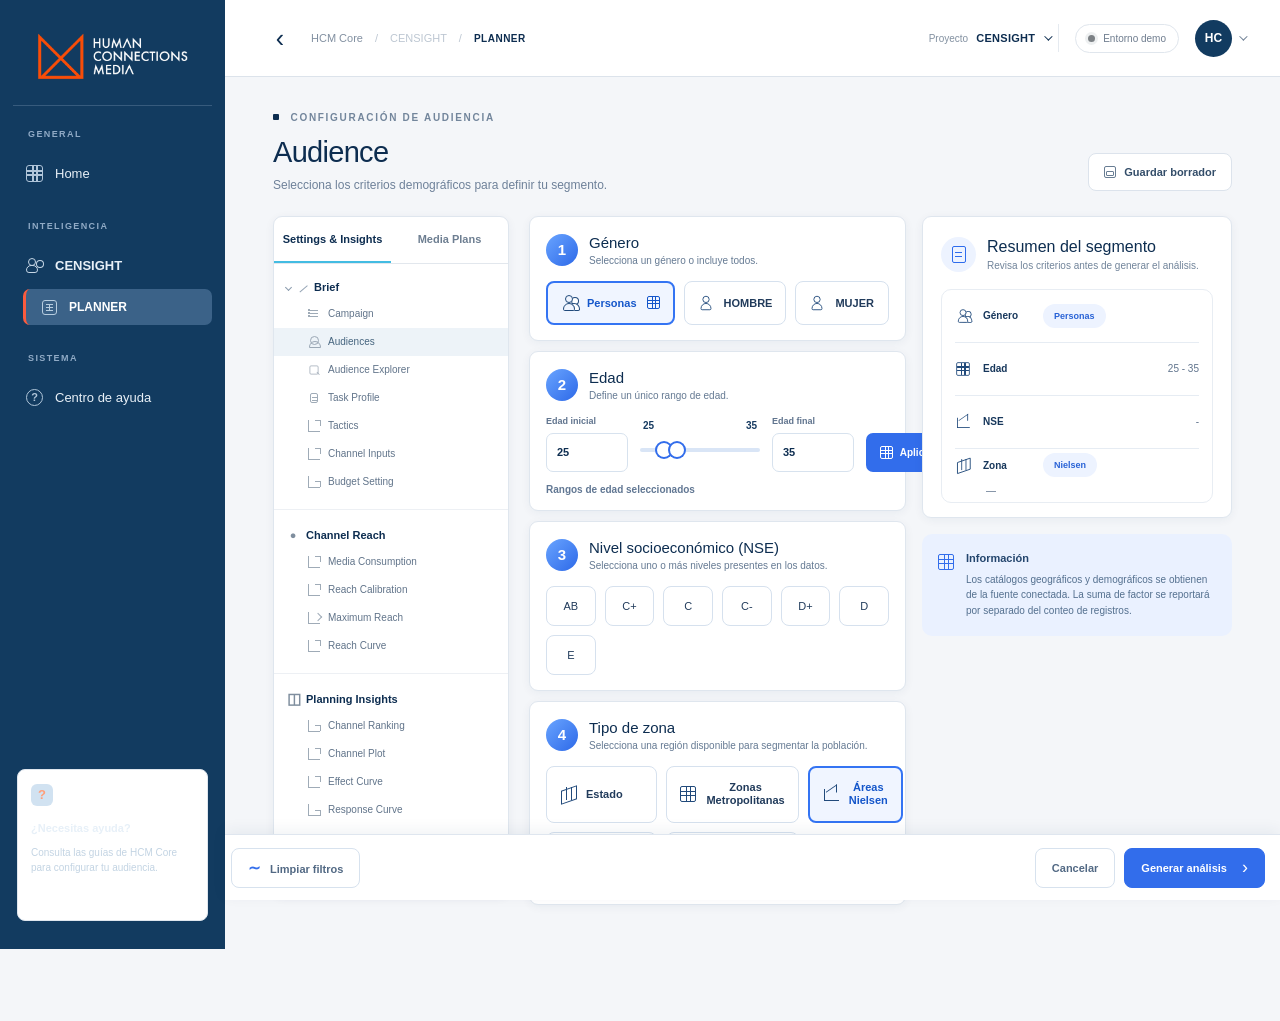
<file: DEMO 4_Audiences/index.html>
<!doctype html>
<html lang="es">
<head>
  <meta charset="utf-8">
  <meta name="viewport" content="width=device-width, initial-scale=1">
  <meta name="theme-color" content="#12385b">
  <title>Audience | Planner</title>
  <link rel="stylesheet" href="styles.css">
  <link rel="stylesheet" href="overrides.css">
</head>
<body class="audience-page">
  <div class="app-shell">
    <aside class="sidebar" id="sidebar">
      <div class="brand-lockup"><div class="brand-mark" aria-hidden="true"><span></span><span></span></div><div class="brand-name">HUMAN<br>CONNECTIONS<br>MEDIA</div></div>
      <nav class="global-nav" aria-label="Navegaci&oacute;n global">
        <div class="nav-section-label">GENERAL</div>
        <a class="global-nav-link" href="#" data-toast="Home est&aacute; disponible en HCM Core"><span class="icon icon-grid"></span><span>Home</span></a>
        <div class="nav-section-label intelligence-label">INTELIGENCIA</div>
        <a class="global-nav-link" href="#audience"><span class="icon icon-users"></span><strong>CENSIGHT</strong></a>
        <a class="global-nav-link planner-nav-link is-selected" href="#audience" aria-current="page"><span class="planner-icon"></span><strong>PLANNER</strong></a>
        <div class="nav-section-label system-label">SISTEMA</div>
        <a class="global-nav-link" href="#" data-toast="El centro de ayuda estar&aacute; disponible pronto"><span class="icon icon-help">?</span><span>Centro de ayuda</span></a>
      </nav>
      <div class="help-card card rounded shadow"><div class="help-icon">?</div><strong>&iquest;Necesitas ayuda?</strong><p>Consulta las gu&iacute;as de HCM Core para configurar tu audiencia.</p><a href="#" data-toast="Abriendo el centro de ayuda">Visitar centro de ayuda <span>&#8599;</span></a></div>
    </aside>

    <div class="workspace">
      <header class="topbar">
        <div class="topbar-left"><button class="mobile-menu" id="mobileMenu" type="button" aria-label="Abrir navegaci&oacute;n"><span></span><span></span><span></span></button><button class="back-button" type="button" aria-label="Volver" data-toast="Volviendo a Campaign"><span>&lsaquo;</span></button><div class="breadcrumbs"><a href="#" data-toast="HCM Core">HCM Core</a><span>/</span><span>CENSIGHT</span><span>/</span><strong>PLANNER</strong></div></div>
        <div class="topbar-right"><div class="project-picker"><span class="project-picker-label">Proyecto</span><div class="project-switcher"><button class="project-trigger" id="projectTrigger" type="button" aria-expanded="false"><span>CENSIGHT</span><span class="chevron"></span></button><div class="project-menu" id="projectMenu"><div class="project-menu-label">Seleccionar proyecto</div><button class="project-option is-current" type="button" data-project="Censight"><span class="project-dot"></span><span>Censight</span><span class="check">&#10003;</span></button><button class="project-option project-child" type="button" data-project="Planning"><span class="project-dot planning-dot"></span><span>Planning</span></button></div></div></div><div class="environment-pill"><span class="status-dot"></span> Entorno demo</div><button class="profile-button" type="button" aria-label="Abrir men&uacute; de usuario">HC</button><span class="profile-chevron"></span></div>
      </header>

      <main class="main-content" id="audience">
        <section class="page-heading"><div><div class="eyebrow"><span class="eyebrow-square"></span> CONFIGURACI&Oacute;N DE AUDIENCIA</div><h1>Audience</h1><p class="page-subtitle">Selecciona los criterios demogr&aacute;ficos para definir tu segmento.</p></div><div class="heading-actions"><button class="button button-secondary" id="saveAudience" type="button"><span class="save-icon"></span> Guardar borrador</button></div></section>

        <div class="content-layout audience-content-layout">
          <aside class="insights-panel card rounded shadow" aria-label="Settings &amp; Insights"><div class="panel-tabs" role="tablist"><button class="panel-tab is-active" type="button">Settings &amp; Insights</button><button class="panel-tab" type="button" data-toast="Media Plans estar&aacute; disponible al crear el plan">Media Plans</button></div><div class="side-menu"><div class="side-group first-group"><div class="side-group-title"><span class="menu-chevron"></span><span class="tiny-pencil"></span> Brief</div><button class="side-item" type="button" data-toast="Campaign se encuentra en el paso anterior"><span class="item-icon campaign-icon"></span>Campaign</button><button class="side-item is-current" type="button"><span class="item-icon audience-icon"></span>Audiences</button><button class="side-item" type="button" data-toast="Audience Explorer se integrar&aacute; en el siguiente paso"><span class="item-icon explorer-icon"></span>Audience Explorer</button><button class="side-item" type="button" data-toast="Task Profile se integrar&aacute; en el siguiente paso"><span class="item-icon task-icon"></span>Task Profile</button><button class="side-item" type="button" data-toast="Tactics se integrar&aacute; en el siguiente paso"><span class="item-icon tactics-icon"></span>Tactics</button><button class="side-item" type="button" data-toast="Channel Inputs se integrar&aacute; en el siguiente paso"><span class="item-icon channel-icon"></span>Channel Inputs</button><button class="side-item" type="button" data-toast="Budget Setting se integrar&aacute; en el siguiente paso"><span class="item-icon budget-icon"></span>Budget Setting</button></div><div class="side-group"><div class="side-group-title"><span class="group-symbol">&#9679;</span> Channel Reach</div><button class="side-item" type="button" data-toast="Media Consumption se integrar&aacute; en el siguiente sprint"><span class="item-icon media-icon"></span>Media Consumption</button><button class="side-item" type="button" data-toast="Reach Calibration se integrar&aacute; en el siguiente sprint"><span class="item-icon reach-icon"></span>Reach Calibration</button><button class="side-item" type="button" data-toast="Maximum Reach se integrar&aacute; en el siguiente sprint"><span class="item-icon max-icon"></span>Maximum Reach</button><button class="side-item" type="button" data-toast="Reach Curve se integrar&aacute; en el siguiente sprint"><span class="item-icon curve-icon"></span>Reach Curve</button></div><div class="side-group"><div class="side-group-title"><span class="group-symbol planning-symbol">&#9707;</span> Planning Insights</div><button class="side-item" type="button" data-toast="Channel Ranking se integrar&aacute; en el siguiente sprint"><span class="item-icon ranking-icon"></span>Channel Ranking</button><button class="side-item" type="button" data-toast="Channel Plot se integrar&aacute; en el siguiente sprint"><span class="item-icon plot-icon"></span>Channel Plot</button><button class="side-item" type="button" data-toast="Effect Curve se integrar&aacute; en el siguiente sprint"><span class="item-icon curve-icon"></span>Effect Curve</button><button class="side-item" type="button" data-toast="Response Curve se integrar&aacute; en el siguiente sprint"><span class="item-icon response-icon"></span>Response Curve</button></div></div></aside>
          <div class="audience-layout">
          <section class="audience-form" aria-label="Filtros de audiencia">
            <article class="audience-step card rounded shadow">
              <div class="step-heading"><span class="step-number">1</span><div><h2>G&eacute;nero</h2><p>Selecciona un g&eacute;nero o incluye todos.</p></div></div>
              <div class="gender-options" role="group" aria-label="G&eacute;nero"><button class="filter-option gender-option is-selected" type="button" data-gender="Personas"><span class="option-icon people-icon"></span><strong>Personas</strong><span class="option-end grid-end"></span></button><button class="filter-option gender-option" type="button" data-gender="Hombre"><span class="option-icon person-icon"></span><strong>HOMBRE</strong></button><button class="filter-option gender-option" type="button" data-gender="Mujer"><span class="option-icon person-icon"></span><strong>MUJER</strong></button></div>
            </article>

            <article class="audience-step card rounded shadow">
              <div class="step-heading"><span class="step-number">2</span><div><h2>Edad</h2><p>Define un &uacute;nico rango de edad.</p></div></div>
              <div class="age-controls"><label class="age-input-field"><span>Edad inicial</span><input id="ageStart" type="number" min="13" max="90" value="25"></label><div class="age-slider-area"><div class="age-values"><strong id="ageStartValue">25</strong><strong id="ageEndValue">35</strong></div><div class="dual-range"><div class="range-track"></div><input id="ageStartRange" type="range" min="13" max="90" value="25"><input id="ageEndRange" type="range" min="13" max="90" value="35"></div></div><label class="age-input-field"><span>Edad final</span><input id="ageEnd" type="number" min="13" max="90" value="35"></label><button class="apply-range" id="applyAge" type="button"><span class="grid-end"></span> Aplicar rango</button></div>
              <div class="selected-label">Rangos de edad seleccionados</div>
            </article>

            <article class="audience-step card rounded shadow">
              <div class="step-heading"><span class="step-number">3</span><div><h2>Nivel socioecon&oacute;mico (NSE)</h2><p>Selecciona uno o m&aacute;s niveles presentes en los datos.</p></div></div>
              <div class="nse-options" role="group" aria-label="Nivel socioecon&oacute;mico"><button class="filter-option nse-option" type="button" data-nse="AB">AB</button><button class="filter-option nse-option" type="button" data-nse="C+">C+</button><button class="filter-option nse-option" type="button" data-nse="C">C</button><button class="filter-option nse-option" type="button" data-nse="C-">C-</button><button class="filter-option nse-option" type="button" data-nse="D+">D+</button><button class="filter-option nse-option" type="button" data-nse="D">D</button><button class="filter-option nse-option" type="button" data-nse="E">E</button></div>
            </article>

            <article class="audience-step card rounded shadow zone-step">
              <div class="step-heading"><span class="step-number">4</span><div><h2>Tipo de zona</h2><p>Selecciona una regi&oacute;n disponible para segmentar la poblaci&oacute;n.</p></div></div>
              <div class="zone-options" role="group" aria-label="Tipo de zona"><button class="filter-option zone-option" type="button" data-zone="Estado"><span class="option-icon map-icon"></span><strong>Estado</strong></button><button class="filter-option zone-option" type="button" data-zone="Zonas Metropolitanas"><span class="option-icon grid-icon"></span><strong>Zonas Metropolitanas</strong></button><button class="filter-option zone-option is-selected" type="button" data-zone="Nielsen"><span class="option-icon chart-icon"></span><strong>&Aacute;reas Nielsen</strong></button><button class="filter-option zone-option" type="button" data-zone="Municipios"><span class="option-icon map-icon"></span><strong>Municipios</strong></button><button class="filter-option zone-option" type="button" data-zone="Localidades"><span class="option-icon grid-icon"></span><strong>Localidades</strong></button></div>
            </article>
          </section>

          <aside class="audience-summary" aria-label="Resumen del segmento">
            <div class="summary-card card rounded shadow"><div class="summary-heading"><span class="summary-document"></span><div><h2>Resumen del segmento</h2><p>Revisa los criterios antes de generar el an&aacute;lisis.</p></div></div><div class="summary-list"><div class="summary-row"><span class="summary-row-icon people-icon"></span><strong>G&eacute;nero</strong><span class="summary-pill" id="summaryGender">Personas</span></div><div class="summary-row"><span class="summary-row-icon grid-icon"></span><strong>Edad</strong><span class="summary-value" id="summaryAge">25 - 35</span></div><div class="summary-row"><span class="summary-row-icon chart-icon"></span><strong>NSE</strong><span class="summary-value" id="summaryNse">&mdash;</span></div><div class="summary-row"><span class="summary-row-icon map-icon"></span><strong>Zona</strong><span class="summary-pill" id="summaryZone">Nielsen</span><span class="summary-value zone-detail">&mdash;</span></div></div></div>
            <div class="info-card"><span class="info-grid-icon"></span><div><h3>Informaci&oacute;n</h3><p>Los cat&aacute;logos geogr&aacute;ficos y demogr&aacute;ficos se obtienen de la fuente conectada. La suma de factor se reportar&aacute; por separado del conteo de registros.</p></div></div>
          </aside>
          </div>
        </div>
      </main>
    </div>
  </div>

  <footer class="audience-actions"><button class="clear-button" id="clearFilters" type="button"><span>&#8764;</span> Limpiar filtros</button><div><button class="cancel-button" id="cancelAudience" type="button">Cancelar</button><button class="generate-button" id="generateAudience" type="button">Generar an&aacute;lisis <span>&#8250;</span></button></div></footer>
  <div class="toast" id="toast" role="status" aria-live="polite"></div>
  <script src="app.js"></script>
</body>
</html>
</file>
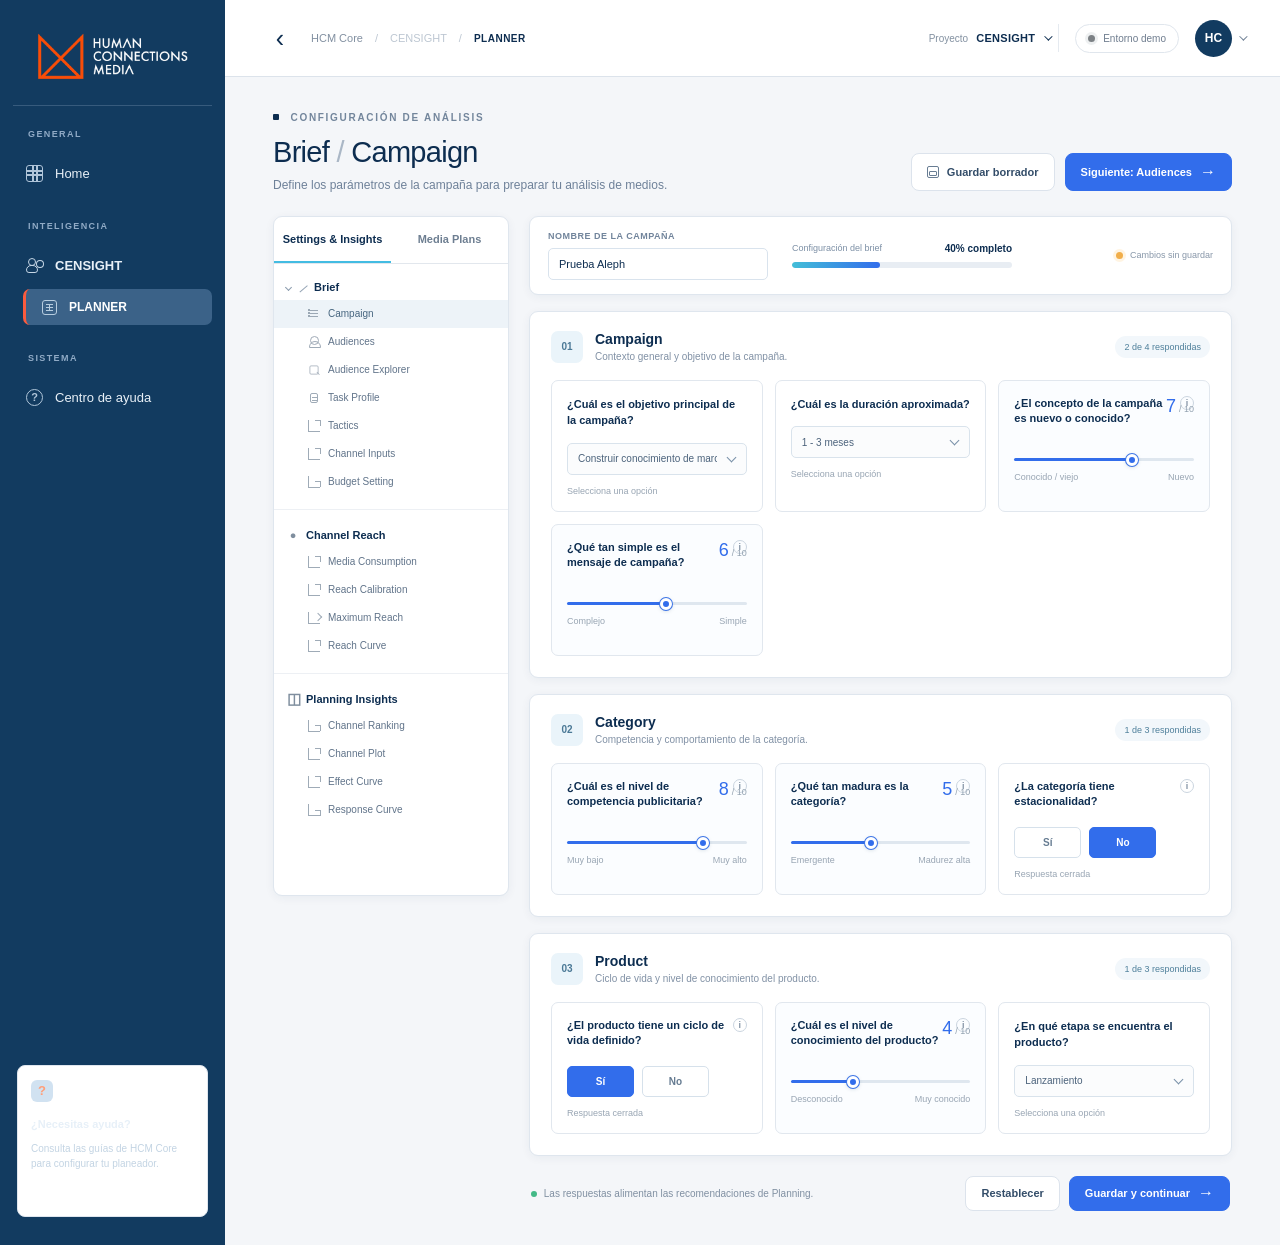
<file: DEMO 5/index.html>
<!doctype html>
<html lang="es">
<head>
  <meta charset="utf-8">
  <meta name="viewport" content="width=device-width, initial-scale=1">
  <meta name="theme-color" content="#12385b">
  <title>Planner | Censight</title>
  <link rel="stylesheet" href="styles.css">
</head>
<body class="planner-page">
  <div class="app-shell">
    <aside class="sidebar" id="sidebar">
      <div class="brand-lockup"><div class="brand-mark" aria-hidden="true"><span></span><span></span></div><div class="brand-name">HUMAN<br>CONNECTIONS<br>MEDIA</div></div>
      <nav class="global-nav" aria-label="Navegaci&oacute;n global"><div class="nav-section-label">GENERAL</div><a class="global-nav-link" href="#" data-toast="Home est&aacute; disponible en HCM Core"><span class="icon icon-grid"></span><span>Home</span></a><div class="nav-section-label intelligence-label">INTELIGENCIA</div><a class="global-nav-link" href="#"><span class="icon icon-users"></span><strong>CENSIGHT</strong></a><a class="global-nav-link planner-nav-link is-selected" href="#planner" aria-current="page"><span class="planner-icon"></span><strong>PLANNER</strong></a><div class="nav-section-label system-label">SISTEMA</div><a class="global-nav-link" href="#" data-toast="El centro de ayuda estar&aacute; disponible pronto"><span class="icon icon-help">?</span><span>Centro de ayuda</span></a></nav>
      <div class="help-card card rounded shadow"><div class="help-icon">?</div><strong>&iquest;Necesitas ayuda?</strong><p>Consulta las gu&iacute;as de HCM Core para configurar tu planeador.</p><a href="#" data-toast="Abriendo el centro de ayuda">Visitar centro de ayuda <span>&#8599;</span></a></div>
    </aside>
    <div class="workspace">
      <header class="topbar"><div class="topbar-left"><button class="mobile-menu" id="mobileMenu" type="button" aria-label="Abrir navegaci&oacute;n"><span></span><span></span><span></span></button><button class="back-button" type="button" aria-label="Volver" data-toast="Volviendo a Censight"><span>&lsaquo;</span></button><div class="breadcrumbs"><a href="#" data-toast="HCM Core">HCM Core</a><span>/</span><span>CENSIGHT</span><span>/</span><strong>PLANNER</strong></div></div><div class="topbar-right"><div class="project-picker"><span class="project-picker-label">Proyecto</span><div class="project-switcher"><button class="project-trigger" id="projectTrigger" type="button" aria-expanded="false"><span>CENSIGHT</span><span class="chevron"></span></button><div class="project-menu" id="projectMenu"><div class="project-menu-label">Seleccionar proyecto</div><button class="project-option is-current" type="button" data-project="Censight"><span class="project-dot"></span><span>Censight</span><span class="check">&#10003;</span></button><button class="project-option project-child" type="button" data-project="Planning"><span class="project-dot planning-dot"></span><span>Planning</span></button></div></div></div><div class="environment-pill"><span class="status-dot"></span> Entorno demo</div><button class="profile-button" type="button" aria-label="Abrir men&uacute; de usuario">HC</button><span class="profile-chevron"></span></div></header>

      <main class="main-content" id="planner">
        <section class="page-heading" id="campaignHeading"><div><div class="eyebrow"><span class="eyebrow-square"></span> CONFIGURACI&Oacute;N DE AN&Aacute;LISIS</div><h1>Brief <span class="heading-divider">/</span> Campaign</h1><p class="page-subtitle">Define los par&aacute;metros de la campa&ntilde;a para preparar tu an&aacute;lisis de medios.</p></div><div class="heading-actions"><button class="button button-secondary" id="saveCampaign" type="button"><span class="save-icon"></span> Guardar borrador</button><button class="button button-primary" id="nextCampaign" type="button">Siguiente: Audiences <span class="arrow-right">&#8594;</span></button></div></section>
        <section class="page-heading view-hidden" id="audienceHeading"><div><div class="eyebrow"><span class="eyebrow-square"></span> CONFIGURACI&Oacute;N DE AUDIENCIA</div><h1>Audience</h1><p class="page-subtitle">Selecciona los criterios demogr&aacute;ficos para definir tu segmento.</p></div><div class="heading-actions"><button class="button button-secondary" id="saveAudience" type="button"><span class="save-icon"></span> Guardar borrador</button></div></section>

        <div class="content-layout planner-content-layout">
          <aside class="insights-panel card rounded shadow" aria-label="Settings &amp; Insights"><div class="panel-tabs" role="tablist"><button class="panel-tab is-active" type="button">Settings &amp; Insights</button><button class="panel-tab" type="button" data-toast="Media Plans estar&aacute; disponible al crear el plan">Media Plans</button></div><div class="side-menu"><div class="side-group first-group"><div class="side-group-title"><span class="menu-chevron"></span><span class="tiny-pencil"></span> Brief</div><button class="side-item view-trigger is-current" type="button" data-view="campaign"><span class="item-icon campaign-icon"></span>Campaign</button><button class="side-item view-trigger" type="button" data-view="audience"><span class="item-icon audience-icon"></span>Audiences</button><button class="side-item" type="button" data-toast="Audience Explorer se integrar&aacute; en el siguiente paso"><span class="item-icon explorer-icon"></span>Audience Explorer</button><button class="side-item" type="button" data-toast="Task Profile se integrar&aacute; en el siguiente paso"><span class="item-icon task-icon"></span>Task Profile</button><button class="side-item" type="button" data-toast="Tactics se integrar&aacute; en el siguiente paso"><span class="item-icon tactics-icon"></span>Tactics</button><button class="side-item" type="button" data-toast="Channel Inputs se integrar&aacute; en el siguiente paso"><span class="item-icon channel-icon"></span>Channel Inputs</button><button class="side-item" type="button" data-toast="Budget Setting se integrar&aacute; en el siguiente paso"><span class="item-icon budget-icon"></span>Budget Setting</button></div><div class="side-group"><div class="side-group-title"><span class="group-symbol">&#9679;</span> Channel Reach</div><button class="side-item" type="button" data-toast="Media Consumption se integrar&aacute; en el siguiente sprint"><span class="item-icon media-icon"></span>Media Consumption</button><button class="side-item" type="button" data-toast="Reach Calibration se integrar&aacute; en el siguiente sprint"><span class="item-icon reach-icon"></span>Reach Calibration</button><button class="side-item" type="button" data-toast="Maximum Reach se integrar&aacute; en el siguiente sprint"><span class="item-icon max-icon"></span>Maximum Reach</button><button class="side-item" type="button" data-toast="Reach Curve se integrar&aacute; en el siguiente sprint"><span class="item-icon curve-icon"></span>Reach Curve</button></div><div class="side-group"><div class="side-group-title"><span class="group-symbol planning-symbol">&#9707;</span> Planning Insights</div><button class="side-item" type="button" data-toast="Channel Ranking se integrar&aacute; en el siguiente sprint"><span class="item-icon ranking-icon"></span>Channel Ranking</button><button class="side-item" type="button" data-toast="Channel Plot se integrar&aacute; en el siguiente sprint"><span class="item-icon plot-icon"></span>Channel Plot</button><button class="side-item" type="button" data-toast="Effect Curve se integrar&aacute; en el siguiente sprint"><span class="item-icon curve-icon"></span>Effect Curve</button><button class="side-item" type="button" data-toast="Response Curve se integrar&aacute; en el siguiente sprint"><span class="item-icon response-icon"></span>Response Curve</button></div></div></aside>

          <div class="view-host">
            <section class="campaign-view" id="campaignView"><div class="brief-toolbar card rounded shadow"><div class="campaign-name-field"><label for="campaignName">Nombre de la campa&ntilde;a</label><input id="campaignName" type="text" value="Prueba Aleph"></div><div class="completion"><div class="completion-copy"><span>Configuraci&oacute;n del brief</span><strong id="completionValue">40% completo</strong></div><div class="progress-track"><span id="progressBar"></span></div></div><div class="autosave"><span class="autosave-dot"></span><span id="saveStatus">Cambios sin guardar</span></div></div><form id="campaignForm"><section class="question-section card rounded shadow"><div class="section-heading"><div><span class="section-number">01</span><div><h2>Campaign</h2><p>Contexto general y objetivo de la campa&ntilde;a.</p></div></div><span class="section-state">2 de 4 respondidas</span></div><div class="question-grid"><div class="question-card text-question" data-complete="true"><label for="campaignObjective">&iquest;Cu&aacute;l es el objetivo principal de la campa&ntilde;a?</label><div class="select-wrap"><select id="campaignObjective"><option>Construir conocimiento de marca</option><option>Generar consideraci&oacute;n</option><option>Impulsar conversi&oacute;n</option></select></div><span class="field-hint">Selecciona una opci&oacute;n</span></div><div class="question-card text-question" data-complete="true"><label for="campaignDuration">&iquest;Cu&aacute;l es la duraci&oacute;n aproximada?</label><div class="select-wrap"><select id="campaignDuration"><option>1 - 3 meses</option><option>4 - 6 meses</option><option>7 - 12 meses</option><option>M&aacute;s de 12 meses</option></select></div><span class="field-hint">Selecciona una opci&oacute;n</span></div><div class="question-card range-question"><div class="question-label"><label for="conceptScale">&iquest;El concepto de la campa&ntilde;a es nuevo o conocido?</label><span class="info-mark">i</span></div><div class="range-value"><strong data-value-for="conceptScale">7</strong><span>/ 10</span></div><input id="conceptScale" type="range" min="1" max="10" value="7"><div class="scale-labels"><span>Conocido / viejo</span><span>Nuevo</span></div></div><div class="question-card range-question"><div class="question-label"><label for="messageScale">&iquest;Qu&eacute; tan simple es el mensaje de campa&ntilde;a?</label><span class="info-mark">i</span></div><div class="range-value"><strong data-value-for="messageScale">6</strong><span>/ 10</span></div><input id="messageScale" type="range" min="1" max="10" value="6"><div class="scale-labels"><span>Complejo</span><span>Simple</span></div></div></div></section><section class="question-section card rounded shadow"><div class="section-heading"><div><span class="section-number">02</span><div><h2>Category</h2><p>Competencia y comportamiento de la categor&iacute;a.</p></div></div><span class="section-state">1 de 3 respondidas</span></div><div class="question-grid"><div class="question-card range-question"><div class="question-label"><label for="competitionScale">&iquest;Cu&aacute;l es el nivel de competencia publicitaria?</label><span class="info-mark">i</span></div><div class="range-value"><strong data-value-for="competitionScale">8</strong><span>/ 10</span></div><input id="competitionScale" type="range" min="1" max="10" value="8"><div class="scale-labels"><span>Muy bajo</span><span>Muy alto</span></div></div><div class="question-card range-question"><div class="question-label"><label for="categoryKnowledge">&iquest;Qu&eacute; tan madura es la categor&iacute;a?</label><span class="info-mark">i</span></div><div class="range-value"><strong data-value-for="categoryKnowledge">5</strong><span>/ 10</span></div><input id="categoryKnowledge" type="range" min="1" max="10" value="5"><div class="scale-labels"><span>Emergente</span><span>Madurez alta</span></div></div><div class="question-card choice-question" data-complete="true"><div class="question-label"><label>&iquest;La categor&iacute;a tiene estacionalidad?</label><span class="info-mark">i</span></div><div class="choice-buttons"><button class="choice-button" type="button">S&iacute;</button><button class="choice-button is-selected" type="button">No</button></div><span class="field-hint">Respuesta cerrada</span></div></div></section><section class="question-section card rounded shadow"><div class="section-heading"><div><span class="section-number">03</span><div><h2>Product</h2><p>Ciclo de vida y nivel de conocimiento del producto.</p></div></div><span class="section-state">1 de 3 respondidas</span></div><div class="question-grid"><div class="question-card choice-question" data-complete="true"><div class="question-label"><label>&iquest;El producto tiene un ciclo de vida definido?</label><span class="info-mark">i</span></div><div class="choice-buttons"><button class="choice-button is-selected" type="button">S&iacute;</button><button class="choice-button" type="button">No</button></div><span class="field-hint">Respuesta cerrada</span></div><div class="question-card range-question"><div class="question-label"><label for="productKnowledge">&iquest;Cu&aacute;l es el nivel de conocimiento del producto?</label><span class="info-mark">i</span></div><div class="range-value"><strong data-value-for="productKnowledge">4</strong><span>/ 10</span></div><input id="productKnowledge" type="range" min="1" max="10" value="4"><div class="scale-labels"><span>Desconocido</span><span>Muy conocido</span></div></div><div class="question-card text-question"><label for="productStage">&iquest;En qu&eacute; etapa se encuentra el producto?</label><div class="select-wrap"><select id="productStage"><option>Lanzamiento</option><option>Crecimiento</option><option>Madurez</option><option>Declive</option></select></div><span class="field-hint">Selecciona una opci&oacute;n</span></div></div></section><div class="form-footer"><span><span class="required-dot"></span> Las respuestas alimentan las recomendaciones de Planning.</span><div><button class="button button-secondary" id="resetCampaign" type="button">Restablecer</button><button class="button button-primary" type="submit">Guardar y continuar <span class="arrow-right">&#8594;</span></button></div></div></form></section>

            <section class="audience-view view-hidden" id="audienceView"><div class="audience-layout"><section class="audience-form" aria-label="Filtros de audiencia"><article class="audience-step card rounded shadow"><div class="step-heading"><span class="step-number">1</span><div><h2>G&eacute;nero</h2><p>Selecciona un g&eacute;nero o incluye todos.</p></div></div><div class="gender-options"><button class="filter-option gender-option is-selected" type="button" data-gender="Personas"><span class="option-icon people-icon"></span><strong>Personas</strong><span class="option-end grid-end"></span></button><button class="filter-option gender-option" type="button" data-gender="Hombre"><span class="option-icon person-icon"></span><strong>HOMBRE</strong></button><button class="filter-option gender-option" type="button" data-gender="Mujer"><span class="option-icon person-icon"></span><strong>MUJER</strong></button></div></article><article class="audience-step card rounded shadow"><div class="step-heading"><span class="step-number">2</span><div><h2>Edad</h2><p>Define un &uacute;nico rango de edad.</p></div></div><div class="age-controls"><label class="age-input-field"><span>Edad inicial</span><input id="ageStart" type="number" min="13" max="90" value="25"></label><div class="age-slider-area"><div class="age-values"><strong id="ageStartValue">25</strong><strong id="ageEndValue">35</strong></div><div class="dual-range"><div class="range-track"></div><input id="ageStartRange" type="range" min="13" max="90" value="25"><input id="ageEndRange" type="range" min="13" max="90" value="35"></div></div><label class="age-input-field"><span>Edad final</span><input id="ageEnd" type="number" min="13" max="90" value="35"></label><button class="apply-range" id="applyAge" type="button"><span class="grid-end"></span> Aplicar rango</button></div><div class="selected-label">Rangos de edad seleccionados</div></article><article class="audience-step card rounded shadow"><div class="step-heading"><span class="step-number">3</span><div><h2>Nivel socioecon&oacute;mico (NSE)</h2><p>Selecciona uno o m&aacute;s niveles presentes en los datos.</p></div></div><div class="nse-options"><button class="filter-option nse-option" type="button" data-nse="AB">AB</button><button class="filter-option nse-option" type="button" data-nse="C+">C+</button><button class="filter-option nse-option" type="button" data-nse="C">C</button><button class="filter-option nse-option" type="button" data-nse="C-">C-</button><button class="filter-option nse-option" type="button" data-nse="D+">D+</button><button class="filter-option nse-option" type="button" data-nse="D">D</button><button class="filter-option nse-option" type="button" data-nse="E">E</button></div></article><article class="audience-step card rounded shadow"><div class="step-heading"><span class="step-number">4</span><div><h2>Tipo de zona</h2><p>Selecciona una regi&oacute;n disponible para segmentar la poblaci&oacute;n.</p></div></div><div class="zone-options"><button class="filter-option zone-option" type="button" data-zone="Estado"><span class="option-icon map-icon"></span><strong>Estado</strong></button><button class="filter-option zone-option" type="button" data-zone="Zonas Metropolitanas"><span class="option-icon grid-icon"></span><strong>Zonas Metropolitanas</strong></button><button class="filter-option zone-option is-selected" type="button" data-zone="Nielsen"><span class="option-icon chart-icon"></span><strong>&Aacute;reas Nielsen</strong></button><button class="filter-option zone-option" type="button" data-zone="Municipios"><span class="option-icon map-icon"></span><strong>Municipios</strong></button><button class="filter-option zone-option" type="button" data-zone="Localidades"><span class="option-icon grid-icon"></span><strong>Localidades</strong></button></div></article></section><aside class="audience-summary"><div class="summary-card card rounded shadow"><div class="summary-heading"><span class="summary-document"></span><div><h2>Resumen del segmento</h2><p>Revisa los criterios antes de generar el an&aacute;lisis.</p></div></div><div class="summary-list"><div class="summary-row"><span class="summary-row-icon people-icon"></span><strong>G&eacute;nero</strong><span class="summary-pill" id="summaryGender">Personas</span></div><div class="summary-row"><span class="summary-row-icon grid-icon"></span><strong>Edad</strong><span class="summary-value" id="summaryAge">25 - 35</span></div><div class="summary-row"><span class="summary-row-icon chart-icon"></span><strong>NSE</strong><span class="summary-value" id="summaryNse">-</span></div><div class="summary-row"><span class="summary-row-icon map-icon"></span><strong>Zona</strong><span class="summary-pill" id="summaryZone">Nielsen</span><span class="summary-value zone-detail">-</span></div></div></div><div class="info-card"><span class="info-grid-icon"></span><div><h3>Informaci&oacute;n</h3><p>Los cat&aacute;logos geogr&aacute;ficos y demogr&aacute;ficos se obtienen de la fuente conectada. La suma de factor se reportar&aacute; por separado del conteo de registros.</p></div></div></aside></div><footer class="audience-actions"><button class="clear-button" id="clearFilters" type="button"><span>&#8764;</span> Limpiar filtros</button><div><button class="cancel-button" id="cancelAudience" type="button">Cancelar</button><button class="generate-button" id="generateAudience" type="button">Generar an&aacute;lisis <span>&#8250;</span></button></div></footer></section>
          </div>
        </div>
      </main>
    </div>
  </div>
  <div class="toast" id="toast" role="status" aria-live="polite"></div>
  <script src="app.js"></script>
</body>
</html>
</file>
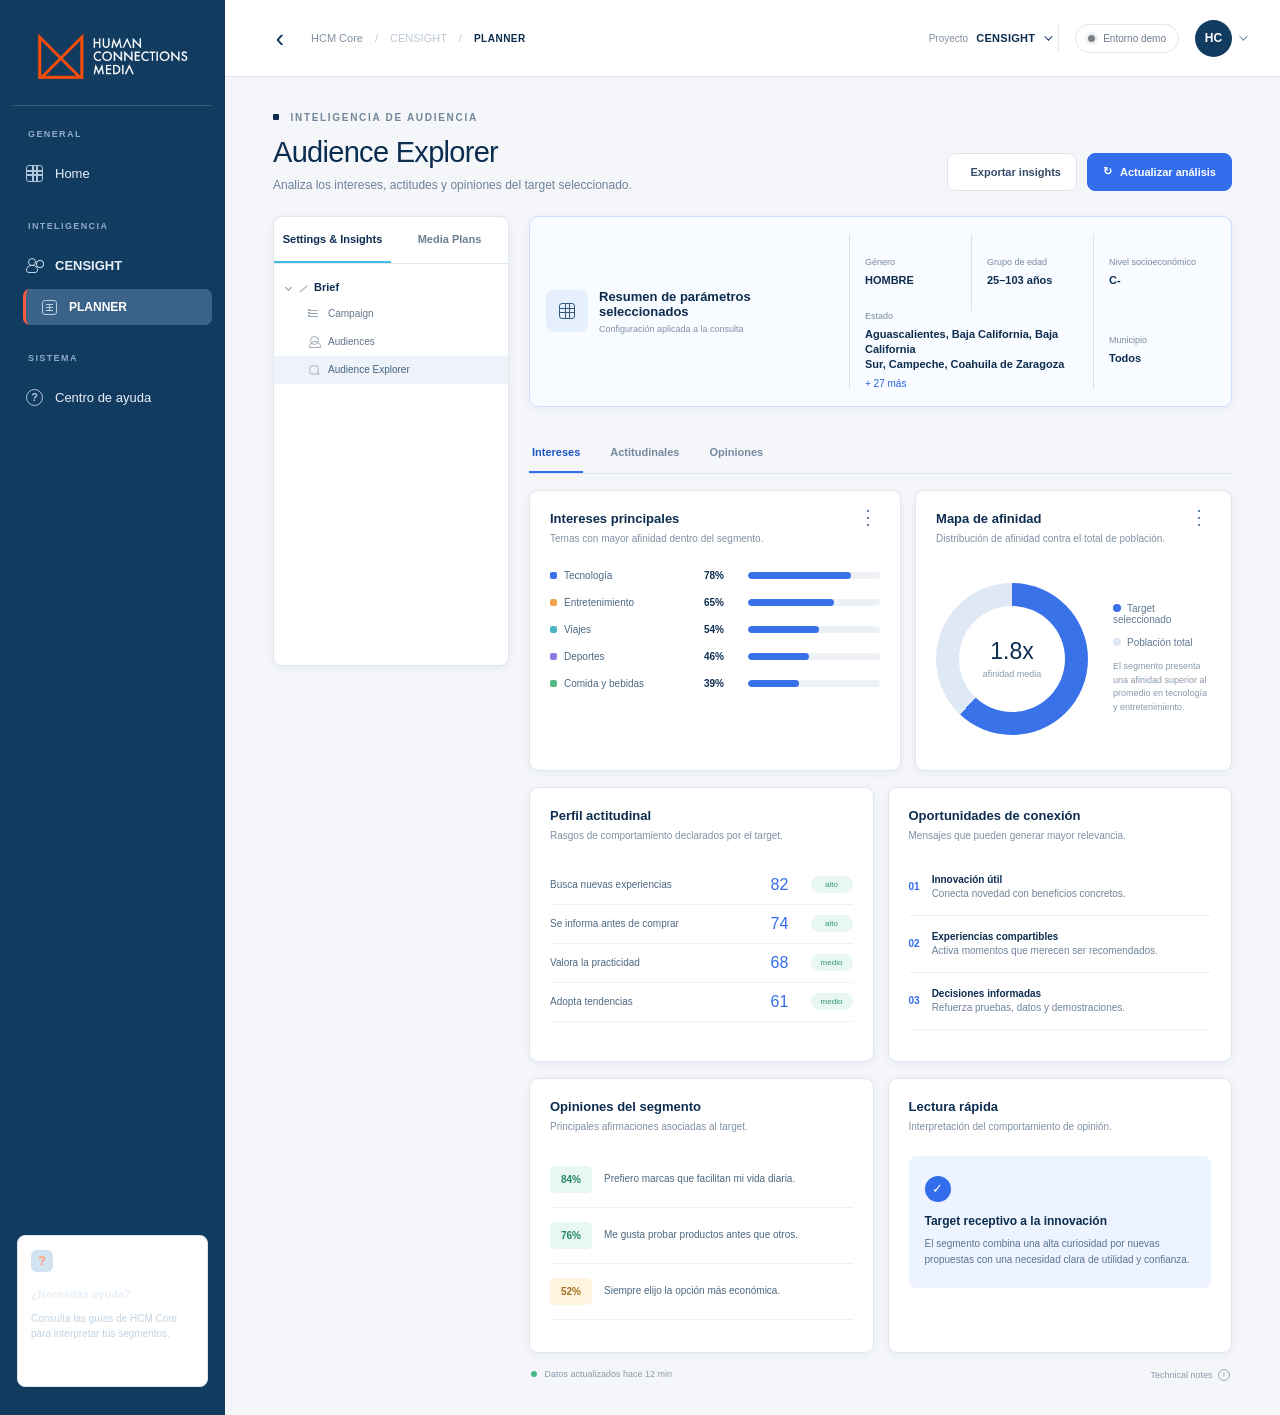
<file: DEMO 6/index.html>
<!doctype html>
<html lang="es">
<head>
  <meta charset="utf-8">
  <meta name="viewport" content="width=device-width, initial-scale=1">
  <meta name="theme-color" content="#12385b">
  <title>Audience Explorer | Planner</title>
  <link rel="stylesheet" href="styles.css">
  <link rel="stylesheet" href="overrides.css">
</head>
<body class="explorer-page">
  <div class="app-shell">
    <aside class="sidebar" id="sidebar">
      <div class="brand-lockup"><div class="brand-mark" aria-hidden="true"><span></span><span></span></div><div class="brand-name">HUMAN<br>CONNECTIONS<br>MEDIA</div></div>
      <nav class="global-nav" aria-label="Navegaci&oacute;n global"><div class="nav-section-label">GENERAL</div><a class="global-nav-link" href="#" data-toast="Home est&aacute; disponible en HCM Core"><span class="icon icon-grid"></span><span>Home</span></a><div class="nav-section-label intelligence-label">INTELIGENCIA</div><a class="global-nav-link" href="#"><span class="icon icon-users"></span><strong>CENSIGHT</strong></a><a class="global-nav-link planner-nav-link is-selected" href="#explorer" aria-current="page"><span class="planner-icon"></span><strong>PLANNER</strong></a><div class="nav-section-label system-label">SISTEMA</div><a class="global-nav-link" href="#" data-toast="El centro de ayuda estar&aacute; disponible pronto"><span class="icon icon-help">?</span><span>Centro de ayuda</span></a></nav>
      <div class="help-card card rounded shadow"><div class="help-icon">?</div><strong>&iquest;Necesitas ayuda?</strong><p>Consulta las gu&iacute;as de HCM Core para interpretar tus segmentos.</p><a href="#" data-toast="Abriendo el centro de ayuda">Visitar centro de ayuda <span>&#8599;</span></a></div>
    </aside>
    <div class="workspace">
      <header class="topbar"><div class="topbar-left"><button class="mobile-menu" id="mobileMenu" type="button" aria-label="Abrir navegaci&oacute;n"><span></span><span></span><span></span></button><button class="back-button" type="button" aria-label="Volver" data-toast="Volviendo a Audiences"><span>&lsaquo;</span></button><div class="breadcrumbs"><a href="#" data-toast="HCM Core">HCM Core</a><span>/</span><span>CENSIGHT</span><span>/</span><strong>PLANNER</strong></div></div><div class="topbar-right"><div class="project-picker"><span class="project-picker-label">Proyecto</span><div class="project-switcher"><button class="project-trigger" id="projectTrigger" type="button" aria-expanded="false"><span>CENSIGHT</span><span class="chevron"></span></button><div class="project-menu" id="projectMenu"><div class="project-menu-label">Seleccionar proyecto</div><button class="project-option is-current" type="button" data-project="Censight"><span class="project-dot"></span><span>Censight</span><span class="check">&#10003;</span></button><button class="project-option project-child" type="button" data-project="Planning"><span class="project-dot planning-dot"></span><span>Planning</span></button></div></div></div><div class="environment-pill"><span class="status-dot"></span> Entorno demo</div><button class="profile-button" type="button" aria-label="Abrir men&uacute; de usuario">HC</button><span class="profile-chevron"></span></div></header>

      <main class="main-content" id="explorer">
        <section class="page-heading"><div><div class="eyebrow"><span class="eyebrow-square"></span> INTELIGENCIA DE AUDIENCIA</div><h1>Audience Explorer</h1><p class="page-subtitle">Analiza los intereses, actitudes y opiniones del target seleccionado.</p></div><div class="heading-actions"><button class="button button-secondary" id="exportInsights" type="button"><span class="document-icon"></span> Exportar insights</button><button class="button button-primary" id="refreshInsights" type="button"><span class="refresh-icon">&#8635;</span> Actualizar an&aacute;lisis</button></div></section>
        <div class="content-layout explorer-content-layout">
          <aside class="insights-panel card rounded shadow explorer-nav" aria-label="Audience Explorer"><div class="panel-tabs"><button class="panel-tab is-active" type="button">Settings &amp; Insights</button><button class="panel-tab" type="button" data-toast="Media Plans estar&aacute; disponible al crear el plan">Media Plans</button></div><div class="side-menu"><div class="side-group first-group"><div class="side-group-title"><span class="menu-chevron"></span><span class="tiny-pencil"></span> Brief</div><button class="side-item" type="button" data-toast="Campaign se encuentra en el paso anterior"><span class="item-icon campaign-icon"></span>Campaign</button><button class="side-item" type="button" data-toast="Audiences se encuentra en el paso anterior"><span class="item-icon audience-icon"></span>Audiences</button><button class="side-item is-current" type="button"><span class="item-icon explorer-icon"></span>Audience Explorer</button></div></div></aside>

          <section class="explorer-area">
            <div class="selected-parameters card rounded shadow"><div class="parameters-intro"><div class="parameters-icon"><span class="parameters-grid"></span></div><div><h2>Resumen de par&aacute;metros seleccionados</h2><p>Configuraci&oacute;n aplicada a la consulta</p></div></div><div class="parameter-grid"><div class="parameter-item"><span>G&eacute;nero</span><strong>HOMBRE</strong></div><div class="parameter-item"><span>Grupo de edad</span><strong>25&ndash;103 a&ntilde;os</strong></div><div class="parameter-item"><span>Nivel socioecon&oacute;mico</span><strong>C-</strong></div><div class="parameter-item parameter-wide"><span>Estado</span><strong>Aguascalientes, Baja California, Baja California<br>Sur, Campeche, Coahuila de Zaragoza</strong><button class="more-states" type="button" data-toast="Mostrando los 27 estados adicionales">+ 27 m&aacute;s</button></div><div class="parameter-item"><span>Municipio</span><strong>Todos</strong></div></div></div>
            <div class="explorer-tabs" role="tablist"><button class="explorer-tab is-active" type="button" data-insight="interests">Intereses</button><button class="explorer-tab" type="button" data-insight="attitudes">Actitudinales</button><button class="explorer-tab" type="button" data-insight="opinions">Opiniones</button></div>
            <section class="insight-view" id="interestsView"><div class="insight-grid"><article class="insight-card card rounded shadow"><div class="insight-card-heading"><div><h2>Intereses principales</h2><p>Temas con mayor afinidad dentro del segmento.</p></div><button class="more-button" type="button" data-toast="M&aacute;s opciones de intereses">&#8942;</button></div><div class="interest-list"><div class="interest-row"><span class="interest-name"><i class="interest-dot blue"></i>Tecnolog&iacute;a</span><strong>78%</strong><div class="interest-track"><span style="width:78%"></span></div></div><div class="interest-row"><span class="interest-name"><i class="interest-dot orange"></i>Entretenimiento</span><strong>65%</strong><div class="interest-track"><span style="width:65%"></span></div></div><div class="interest-row"><span class="interest-name"><i class="interest-dot cyan"></i>Viajes</span><strong>54%</strong><div class="interest-track"><span style="width:54%"></span></div></div><div class="interest-row"><span class="interest-name"><i class="interest-dot purple"></i>Deportes</span><strong>46%</strong><div class="interest-track"><span style="width:46%"></span></div></div><div class="interest-row"><span class="interest-name"><i class="interest-dot green"></i>Comida y bebidas</span><strong>39%</strong><div class="interest-track"><span style="width:39%"></span></div></div></div></article><article class="insight-card card rounded shadow affinity-card"><div class="insight-card-heading"><div><h2>Mapa de afinidad</h2><p>Distribuci&oacute;n de afinidad contra el total de poblaci&oacute;n.</p></div><button class="more-button" type="button" data-toast="M&aacute;s opciones de afinidad">&#8942;</button></div><div class="affinity-visual"><div class="affinity-ring"><div><strong>1.8x</strong><span>afinidad media</span></div></div><div class="affinity-legend"><span><i class="legend-dot audience-dot"></i>Target seleccionado</span><span><i class="legend-dot population-dot"></i>Poblaci&oacute;n total</span><small>El segmento presenta una afinidad superior al promedio en tecnolog&iacute;a y entretenimiento.</small></div></div></article></div></section>
            <section class="insight-view view-hidden" id="attitudesView"><div class="insight-grid attitude-grid"><article class="insight-card card rounded shadow"><div class="insight-card-heading"><div><h2>Perfil actitudinal</h2><p>Rasgos de comportamiento declarados por el target.</p></div></div><div class="attitude-list"><div><span>Busca nuevas experiencias</span><strong>82</strong><em>alto</em></div><div><span>Se informa antes de comprar</span><strong>74</strong><em>alto</em></div><div><span>Valora la practicidad</span><strong>68</strong><em>medio</em></div><div><span>Adopta tendencias</span><strong>61</strong><em>medio</em></div></div></article><article class="insight-card card rounded shadow"><div class="insight-card-heading"><div><h2>Oportunidades de conexi&oacute;n</h2><p>Mensajes que pueden generar mayor relevancia.</p></div></div><div class="opportunity-list"><div><span class="opportunity-number">01</span><p><strong>Innovaci&oacute;n &uacute;til</strong><br>Conecta novedad con beneficios concretos.</p></div><div><span class="opportunity-number">02</span><p><strong>Experiencias compartibles</strong><br>Activa momentos que merecen ser recomendados.</p></div><div><span class="opportunity-number">03</span><p><strong>Decisiones informadas</strong><br>Refuerza pruebas, datos y demostraciones.</p></div></div></article></div></section>
            <section class="insight-view view-hidden" id="opinionsView"><div class="insight-grid opinion-grid"><article class="insight-card card rounded shadow"><div class="insight-card-heading"><div><h2>Opiniones del segmento</h2><p>Principales afirmaciones asociadas al target.</p></div></div><div class="opinion-list"><div><span class="opinion-score positive">84%</span><p>Prefiero marcas que facilitan mi vida diaria.</p></div><div><span class="opinion-score positive">76%</span><p>Me gusta probar productos antes que otros.</p></div><div><span class="opinion-score neutral">52%</span><p>Siempre elijo la opci&oacute;n m&aacute;s econ&oacute;mica.</p></div></div></article><article class="insight-card card rounded shadow"><div class="insight-card-heading"><div><h2>Lectura r&aacute;pida</h2><p>Interpretaci&oacute;n del comportamiento de opini&oacute;n.</p></div></div><div class="reading-box"><span class="reading-icon">&#10003;</span><h3>Target receptivo a la innovaci&oacute;n</h3><p>El segmento combina una alta curiosidad por nuevas propuestas con una necesidad clara de utilidad y confianza.</p></div></article></div></section>
            <footer class="explorer-footer"><span><span class="footer-dot"></span> Datos actualizados hace 12 min</span><span>Technical notes <span class="info-circle">i</span></span></footer>
          </section>
        </div>
      </main>
    </div>
  </div>
  <div class="toast" id="toast" role="status" aria-live="polite"></div>
  <script src="app.js"></script>
</body>
</html>
</file>
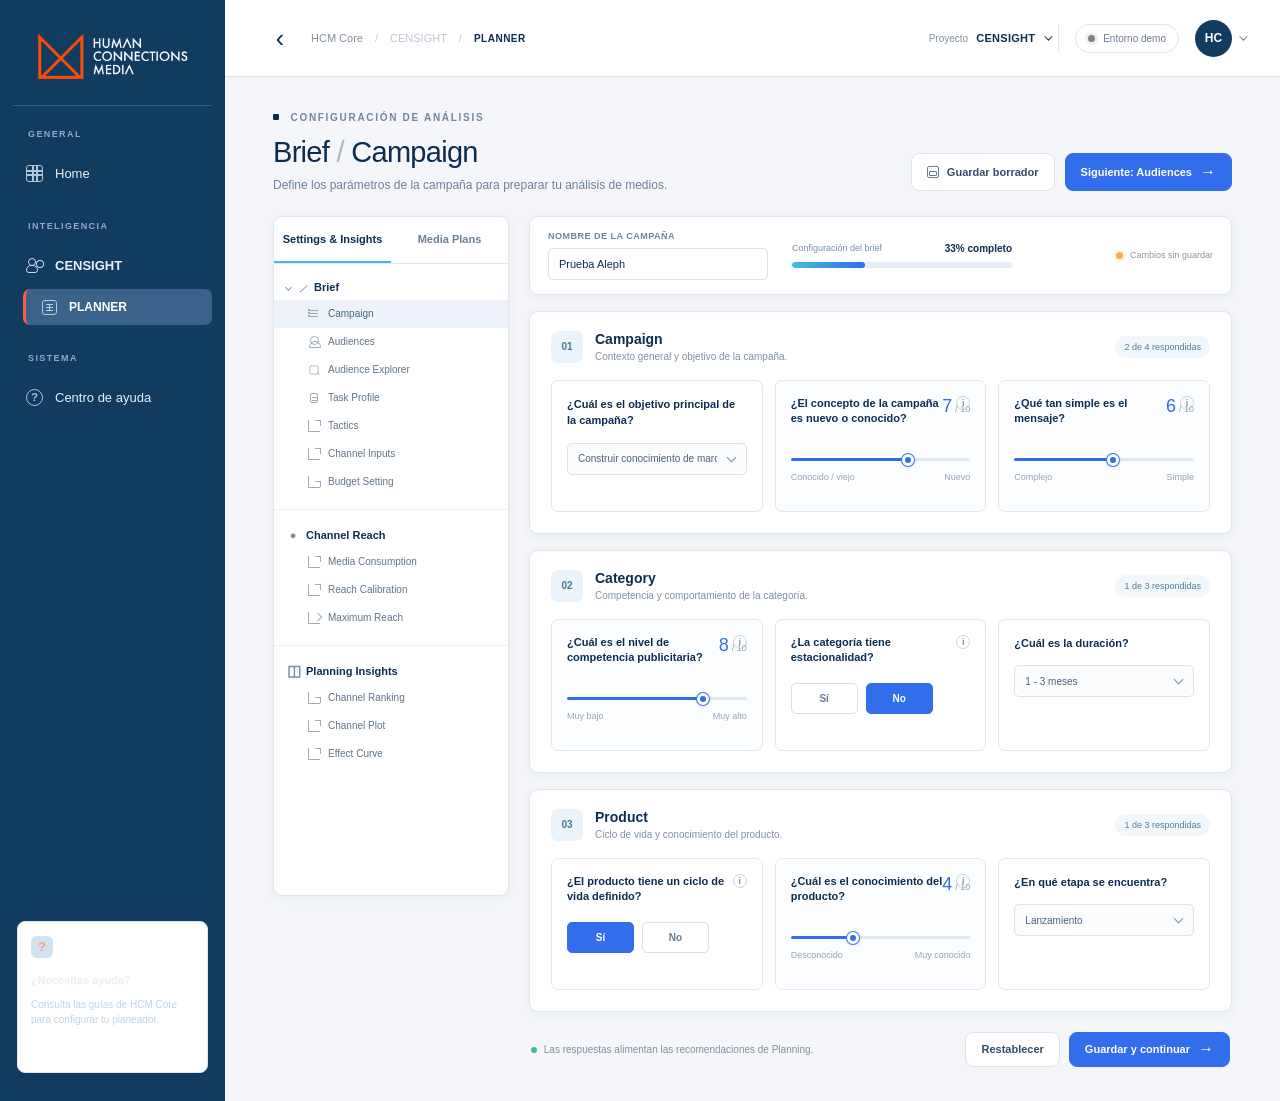
<file: DEMO 7/index.html>
<!doctype html>
<html lang="es">
<head>
  <meta charset="utf-8">
  <meta name="viewport" content="width=device-width, initial-scale=1">
  <meta name="theme-color" content="#12385b">
  <title>Planner | Censight</title>
  <link rel="stylesheet" href="styles.css">
</head>
<body class="planner-page">
  <div class="app-shell">
    <aside class="sidebar" id="sidebar"><div class="brand-lockup"><div class="brand-mark" aria-hidden="true"><span></span><span></span></div><div class="brand-name">HUMAN<br>CONNECTIONS<br>MEDIA</div></div><nav class="global-nav" aria-label="Navegaci&oacute;n global"><div class="nav-section-label">GENERAL</div><a class="global-nav-link" href="#" data-toast="Home est&aacute; disponible en HCM Core"><span class="icon icon-grid"></span><span>Home</span></a><div class="nav-section-label intelligence-label">INTELIGENCIA</div><a class="global-nav-link" href="#"><span class="icon icon-users"></span><strong>CENSIGHT</strong></a><a class="global-nav-link planner-nav-link is-selected" href="#planner" aria-current="page"><span class="planner-icon"></span><strong>PLANNER</strong></a><div class="nav-section-label system-label">SISTEMA</div><a class="global-nav-link" href="#" data-toast="El centro de ayuda estar&aacute; disponible pronto"><span class="icon icon-help">?</span><span>Centro de ayuda</span></a></nav><div class="help-card card rounded shadow"><div class="help-icon">?</div><strong>&iquest;Necesitas ayuda?</strong><p>Consulta las gu&iacute;as de HCM Core para configurar tu planeador.</p><a href="#" data-toast="Abriendo el centro de ayuda">Visitar centro de ayuda <span>&#8599;</span></a></div></aside>
    <div class="workspace"><header class="topbar"><div class="topbar-left"><button class="mobile-menu" id="mobileMenu" type="button" aria-label="Abrir navegaci&oacute;n"><span></span><span></span><span></span></button><button class="back-button" type="button" aria-label="Volver" data-toast="Volviendo a Censight"><span>&lsaquo;</span></button><div class="breadcrumbs"><a href="#" data-toast="HCM Core">HCM Core</a><span>/</span><span>CENSIGHT</span><span>/</span><strong>PLANNER</strong></div></div><div class="topbar-right"><div class="project-picker"><span class="project-picker-label">Proyecto</span><div class="project-switcher"><button class="project-trigger" id="projectTrigger" type="button" aria-expanded="false"><span>CENSIGHT</span><span class="chevron"></span></button><div class="project-menu" id="projectMenu"><div class="project-menu-label">Seleccionar proyecto</div><button class="project-option is-current" type="button" data-project="Censight"><span class="project-dot"></span><span>Censight</span><span class="check">&#10003;</span></button><button class="project-option project-child" type="button" data-project="Planning"><span class="project-dot planning-dot"></span><span>Planning</span></button></div></div></div><div class="environment-pill"><span class="status-dot"></span> Entorno demo</div><button class="profile-button" type="button" aria-label="Abrir men&uacute; de usuario">HC</button><span class="profile-chevron"></span></div></header>
      <main class="main-content" id="planner">
        <section class="page-heading" id="campaignHeading"><div><div class="eyebrow"><span class="eyebrow-square"></span> CONFIGURACI&Oacute;N DE AN&Aacute;LISIS</div><h1>Brief <span class="heading-divider">/</span> Campaign</h1><p class="page-subtitle">Define los par&aacute;metros de la campa&ntilde;a para preparar tu an&aacute;lisis de medios.</p></div><div class="heading-actions"><button class="button button-secondary" id="saveCampaign" type="button"><span class="save-icon"></span> Guardar borrador</button><button class="button button-primary" id="nextCampaign" type="button">Siguiente: Audiences <span class="arrow-right">&#8594;</span></button></div></section>
        <section class="page-heading view-hidden" id="audienceHeading"><div><div class="eyebrow"><span class="eyebrow-square"></span> CONFIGURACI&Oacute;N DE AUDIENCIA</div><h1>Audience</h1><p class="page-subtitle">Selecciona los criterios demogr&aacute;ficos para definir tu segmento.</p></div></section>
        <section class="page-heading view-hidden" id="explorerHeading"><div><div class="eyebrow"><span class="eyebrow-square"></span> INTELIGENCIA DE AUDIENCIA</div><h1>Audience Explorer</h1><p class="page-subtitle">Analiza los intereses, actitudes y opiniones del target seleccionado.</p></div><div class="heading-actions"><button class="button button-secondary" id="exportInsights" type="button"><span class="document-icon"></span> Exportar insights</button></div></section>

        <div class="content-layout planner-content-layout"><aside class="insights-panel card rounded shadow"><div class="panel-tabs"><button class="panel-tab is-active" type="button">Settings &amp; Insights</button><button class="panel-tab" type="button" data-toast="Media Plans estar&aacute; disponible al crear el plan">Media Plans</button></div><div class="side-menu"><div class="side-group first-group"><div class="side-group-title"><span class="menu-chevron"></span><span class="tiny-pencil"></span> Brief</div><button class="side-item view-trigger is-current" type="button" data-view="campaign"><span class="item-icon campaign-icon"></span>Campaign</button><button class="side-item view-trigger" type="button" data-view="audience"><span class="item-icon audience-icon"></span>Audiences</button><button class="side-item view-trigger" type="button" data-view="explorer"><span class="item-icon explorer-icon"></span>Audience Explorer</button><button class="side-item" type="button" data-toast="Task Profile se integrar&aacute; en el siguiente paso"><span class="item-icon task-icon"></span>Task Profile</button><button class="side-item" type="button" data-toast="Tactics se integrar&aacute; en el siguiente paso"><span class="item-icon tactics-icon"></span>Tactics</button><button class="side-item" type="button" data-toast="Channel Inputs se integrar&aacute; en el siguiente paso"><span class="item-icon channel-icon"></span>Channel Inputs</button><button class="side-item" type="button" data-toast="Budget Setting se integrar&aacute; en el siguiente paso"><span class="item-icon budget-icon"></span>Budget Setting</button></div><div class="side-group"><div class="side-group-title"><span class="group-symbol">&#9679;</span> Channel Reach</div><button class="side-item" type="button" data-toast="Media Consumption se integrar&aacute; en el siguiente sprint"><span class="item-icon media-icon"></span>Media Consumption</button><button class="side-item" type="button" data-toast="Reach Calibration se integrar&aacute; en el siguiente sprint"><span class="item-icon reach-icon"></span>Reach Calibration</button><button class="side-item" type="button" data-toast="Maximum Reach se integrar&aacute; en el siguiente sprint"><span class="item-icon max-icon"></span>Maximum Reach</button></div><div class="side-group"><div class="side-group-title"><span class="group-symbol planning-symbol">&#9707;</span> Planning Insights</div><button class="side-item" type="button" data-toast="Channel Ranking se integrar&aacute; en el siguiente sprint"><span class="item-icon ranking-icon"></span>Channel Ranking</button><button class="side-item" type="button" data-toast="Channel Plot se integrar&aacute; en el siguiente sprint"><span class="item-icon plot-icon"></span>Channel Plot</button><button class="side-item" type="button" data-toast="Effect Curve se integrar&aacute; en el siguiente sprint"><span class="item-icon curve-icon"></span>Effect Curve</button></div></div></aside>

          <div class="view-host">
            <section class="campaign-view" id="campaignView"><div class="brief-toolbar card rounded shadow"><div class="campaign-name-field"><label for="campaignName">Nombre de la campa&ntilde;a</label><input id="campaignName" type="text" value="Prueba Aleph"></div><div class="completion"><div class="completion-copy"><span>Configuraci&oacute;n del brief</span><strong id="completionValue">40% completo</strong></div><div class="progress-track"><span id="progressBar"></span></div></div><div class="autosave"><span class="autosave-dot"></span><span id="saveStatus">Cambios sin guardar</span></div></div><form id="campaignForm"><section class="question-section card rounded shadow"><div class="section-heading"><div><span class="section-number">01</span><div><h2>Campaign</h2><p>Contexto general y objetivo de la campa&ntilde;a.</p></div></div><span class="section-state">2 de 4 respondidas</span></div><div class="question-grid"><div class="question-card text-question" data-complete="true"><label for="campaignObjective">&iquest;Cu&aacute;l es el objetivo principal de la campa&ntilde;a?</label><div class="select-wrap"><select id="campaignObjective"><option>Construir conocimiento de marca</option><option>Generar consideraci&oacute;n</option><option>Impulsar conversi&oacute;n</option></select></div></div><div class="question-card range-question"><div class="question-label"><label for="conceptScale">&iquest;El concepto de la campa&ntilde;a es nuevo o conocido?</label><span class="info-mark">i</span></div><div class="range-value"><strong data-value-for="conceptScale">7</strong><span>/ 10</span></div><input id="conceptScale" type="range" min="1" max="10" value="7"><div class="scale-labels"><span>Conocido / viejo</span><span>Nuevo</span></div></div><div class="question-card range-question"><div class="question-label"><label for="messageScale">&iquest;Qu&eacute; tan simple es el mensaje?</label><span class="info-mark">i</span></div><div class="range-value"><strong data-value-for="messageScale">6</strong><span>/ 10</span></div><input id="messageScale" type="range" min="1" max="10" value="6"><div class="scale-labels"><span>Complejo</span><span>Simple</span></div></div></div></section><section class="question-section card rounded shadow"><div class="section-heading"><div><span class="section-number">02</span><div><h2>Category</h2><p>Competencia y comportamiento de la categor&iacute;a.</p></div></div><span class="section-state">1 de 3 respondidas</span></div><div class="question-grid"><div class="question-card range-question"><div class="question-label"><label for="competitionScale">&iquest;Cu&aacute;l es el nivel de competencia publicitaria?</label><span class="info-mark">i</span></div><div class="range-value"><strong data-value-for="competitionScale">8</strong><span>/ 10</span></div><input id="competitionScale" type="range" min="1" max="10" value="8"><div class="scale-labels"><span>Muy bajo</span><span>Muy alto</span></div></div><div class="question-card choice-question" data-complete="true"><div class="question-label"><label>&iquest;La categor&iacute;a tiene estacionalidad?</label><span class="info-mark">i</span></div><div class="choice-buttons"><button class="choice-button" type="button">S&iacute;</button><button class="choice-button is-selected" type="button">No</button></div></div><div class="question-card text-question"><label for="campaignDuration">&iquest;Cu&aacute;l es la duraci&oacute;n?</label><div class="select-wrap"><select id="campaignDuration"><option>1 - 3 meses</option><option>4 - 6 meses</option><option>7 - 12 meses</option></select></div></div></div></section><section class="question-section card rounded shadow"><div class="section-heading"><div><span class="section-number">03</span><div><h2>Product</h2><p>Ciclo de vida y conocimiento del producto.</p></div></div><span class="section-state">1 de 3 respondidas</span></div><div class="question-grid"><div class="question-card choice-question" data-complete="true"><div class="question-label"><label>&iquest;El producto tiene un ciclo de vida definido?</label><span class="info-mark">i</span></div><div class="choice-buttons"><button class="choice-button is-selected" type="button">S&iacute;</button><button class="choice-button" type="button">No</button></div></div><div class="question-card range-question"><div class="question-label"><label for="productKnowledge">&iquest;Cu&aacute;l es el conocimiento del producto?</label><span class="info-mark">i</span></div><div class="range-value"><strong data-value-for="productKnowledge">4</strong><span>/ 10</span></div><input id="productKnowledge" type="range" min="1" max="10" value="4"><div class="scale-labels"><span>Desconocido</span><span>Muy conocido</span></div></div><div class="question-card text-question"><label for="productStage">&iquest;En qu&eacute; etapa se encuentra?</label><div class="select-wrap"><select id="productStage"><option>Lanzamiento</option><option>Crecimiento</option><option>Madurez</option></select></div></div></div></section><div class="form-footer"><span><span class="required-dot"></span> Las respuestas alimentan las recomendaciones de Planning.</span><div><button class="button button-secondary" id="resetCampaign" type="button">Restablecer</button><button class="button button-primary" type="submit">Guardar y continuar <span class="arrow-right">&#8594;</span></button></div></div></form></section>

            <section class="audience-view view-hidden" id="audienceView"><div class="audience-layout"><section class="audience-form"><article class="audience-step card rounded shadow"><div class="step-heading"><span class="step-number">1</span><div><h2>G&eacute;nero</h2><p>Selecciona un g&eacute;nero o incluye todos.</p></div></div><div class="gender-options"><button class="filter-option gender-option is-selected" type="button" data-gender="Personas"><span class="option-icon people-icon"></span><strong>Personas</strong><span class="option-end grid-end"></span></button><button class="filter-option gender-option" type="button" data-gender="Hombre"><span class="option-icon person-icon"></span><strong>HOMBRE</strong></button><button class="filter-option gender-option" type="button" data-gender="Mujer"><span class="option-icon person-icon"></span><strong>MUJER</strong></button></div></article><article class="audience-step card rounded shadow"><div class="step-heading"><span class="step-number">2</span><div><h2>Edad</h2><p>Define un &uacute;nico rango de edad.</p></div></div><div class="age-controls"><label class="age-input-field"><span>Edad inicial</span><input id="ageStart" type="number" min="13" max="90" value="25"></label><div class="age-slider-area"><div class="age-values"><strong id="ageStartValue">25</strong><strong id="ageEndValue">35</strong></div><div class="dual-range"><div class="range-track"></div><input id="ageStartRange" type="range" min="13" max="90" value="25"><input id="ageEndRange" type="range" min="13" max="90" value="35"></div></div><label class="age-input-field"><span>Edad final</span><input id="ageEnd" type="number" min="13" max="90" value="35"></label><button class="apply-range" id="applyAge" type="button"><span class="grid-end"></span> Aplicar rango</button></div></article><article class="audience-step card rounded shadow"><div class="step-heading"><span class="step-number">3</span><div><h2>Nivel socioecon&oacute;mico (NSE)</h2><p>Selecciona uno o m&aacute;s niveles presentes en los datos.</p></div></div><div class="nse-options"><button class="filter-option nse-option" type="button" data-nse="AB">AB</button><button class="filter-option nse-option" type="button" data-nse="C+">C+</button><button class="filter-option nse-option" type="button" data-nse="C">C</button><button class="filter-option nse-option" type="button" data-nse="C-">C-</button><button class="filter-option nse-option" type="button" data-nse="D+">D+</button><button class="filter-option nse-option" type="button" data-nse="D">D</button><button class="filter-option nse-option" type="button" data-nse="E">E</button></div></article><article class="audience-step card rounded shadow"><div class="step-heading"><span class="step-number">4</span><div><h2>Tipo de zona</h2><p>Selecciona una regi&oacute;n disponible para segmentar la poblaci&oacute;n.</p></div></div><div class="zone-options"><button class="filter-option zone-option" type="button" data-zone="Estado"><span class="option-icon map-icon"></span><strong>Estado</strong></button><button class="filter-option zone-option" type="button" data-zone="Zonas Metropolitanas"><span class="option-icon grid-icon"></span><strong>Zonas Metropolitanas</strong></button><button class="filter-option zone-option is-selected" type="button" data-zone="Nielsen"><span class="option-icon chart-icon"></span><strong>&Aacute;reas Nielsen</strong></button></div></article></section><aside class="audience-summary"><div class="summary-card card rounded shadow"><div class="summary-heading"><span class="summary-document"></span><div><h2>Resumen del segmento</h2><p>Revisa los criterios antes de generar el an&aacute;lisis.</p></div></div><div class="summary-list"><div class="summary-row"><span class="summary-row-icon people-icon"></span><strong>G&eacute;nero</strong><span class="summary-pill" id="summaryGender">Personas</span></div><div class="summary-row"><span class="summary-row-icon grid-icon"></span><strong>Edad</strong><span class="summary-value" id="summaryAge">25 - 35</span></div><div class="summary-row"><span class="summary-row-icon chart-icon"></span><strong>NSE</strong><span class="summary-value" id="summaryNse">-</span></div><div class="summary-row"><span class="summary-row-icon map-icon"></span><strong>Zona</strong><span class="summary-pill" id="summaryZone">Nielsen</span></div></div></div><div class="info-card"><span class="info-grid-icon"></span><div><h3>Informaci&oacute;n</h3><p>Los cat&aacute;logos geogr&aacute;ficos y demogr&aacute;ficos se obtienen de la fuente conectada.</p></div></div></aside></div><footer class="audience-actions"><button class="clear-button" id="clearFilters" type="button"><span>&#8764;</span> Limpiar filtros</button><div><button class="cancel-button" id="cancelAudience" type="button">Cancelar</button><button class="generate-button" id="generateAudience" type="button">Generar an&aacute;lisis <span>&#8250;</span></button></div></footer></section>

            <section class="explorer-view view-hidden" id="explorerView"><div class="selected-parameters card rounded shadow"><div class="parameters-intro"><div class="parameters-icon"><span class="parameters-grid"></span></div><div><h2>Resumen de par&aacute;metros seleccionados</h2><p>Configuraci&oacute;n aplicada a la consulta</p></div></div><div class="parameter-grid"><div class="parameter-item"><span>G&eacute;nero</span><strong>HOMBRE</strong></div><div class="parameter-item"><span>Grupo de edad</span><strong>25&ndash;103 a&ntilde;os</strong></div><div class="parameter-item"><span>Nivel socioecon&oacute;mico</span><strong>C-</strong></div><div class="parameter-item parameter-wide"><span>Estado</span><strong>Aguascalientes, Baja California, Baja California<br>Sur, Campeche, Coahuila de Zaragoza</strong><button class="more-states" type="button" data-toast="Mostrando los 27 estados adicionales">+ 27 m&aacute;s</button></div><div class="parameter-item"><span>Municipio</span><strong>Todos</strong></div></div></div><div class="explorer-tabs"><button class="explorer-tab is-active" type="button" data-insight="interests">Intereses</button><button class="explorer-tab" type="button" data-insight="attitudes">Actitudinales</button><button class="explorer-tab" type="button" data-insight="opinions">Opiniones</button></div><section class="insight-view" id="interestsView"><div class="insight-grid"><article class="insight-card card rounded shadow"><div class="insight-card-heading"><div><h2>Intereses principales</h2><p>Temas con mayor afinidad dentro del segmento.</p></div></div><div class="interest-list"><div class="interest-row"><span class="interest-name"><i class="interest-dot blue"></i>Tecnolog&iacute;a</span><strong>78%</strong><div class="interest-track"><span class="bar-78"></span></div></div><div class="interest-row"><span class="interest-name"><i class="interest-dot orange"></i>Entretenimiento</span><strong>65%</strong><div class="interest-track"><span class="bar-65"></span></div></div><div class="interest-row"><span class="interest-name"><i class="interest-dot cyan"></i>Viajes</span><strong>54%</strong><div class="interest-track"><span class="bar-54"></span></div></div><div class="interest-row"><span class="interest-name"><i class="interest-dot purple"></i>Deportes</span><strong>46%</strong><div class="interest-track"><span class="bar-46"></span></div></div></div></article><article class="insight-card card rounded shadow affinity-card"><div class="insight-card-heading"><div><h2>Mapa de afinidad</h2><p>Distribuci&oacute;n contra la poblaci&oacute;n total.</p></div></div><div class="affinity-visual"><div class="affinity-ring"><div><strong>1.8x</strong><span>afinidad media</span></div></div><div class="affinity-legend"><span><i class="legend-dot audience-dot"></i>Target seleccionado</span><span><i class="legend-dot population-dot"></i>Poblaci&oacute;n total</span><small>Mayor afinidad en tecnolog&iacute;a y entretenimiento.</small></div></div></article></div></section><section class="insight-view view-hidden" id="attitudesView"><div class="insight-grid attitude-grid"><article class="insight-card card rounded shadow"><div class="insight-card-heading"><div><h2>Perfil actitudinal</h2><p>Rasgos de comportamiento del target.</p></div></div><div class="attitude-list"><div><span>Busca nuevas experiencias</span><strong>82</strong><em>alto</em></div><div><span>Se informa antes de comprar</span><strong>74</strong><em>alto</em></div><div><span>Valora la practicidad</span><strong>68</strong><em>medio</em></div><div><span>Adopta tendencias</span><strong>61</strong><em>medio</em></div></div></article><article class="insight-card card rounded shadow"><div class="insight-card-heading"><div><h2>Oportunidades de conexi&oacute;n</h2><p>Mensajes con mayor relevancia.</p></div></div><div class="opportunity-list"><div><span class="opportunity-number">01</span><p><strong>Innovaci&oacute;n &uacute;til</strong><br>Conecta novedad con beneficios.</p></div><div><span class="opportunity-number">02</span><p><strong>Experiencias compartibles</strong><br>Activa momentos recomendables.</p></div></div></article></div></section><section class="insight-view view-hidden" id="opinionsView"><div class="insight-grid opinion-grid"><article class="insight-card card rounded shadow"><div class="insight-card-heading"><div><h2>Opiniones del segmento</h2><p>Afirmaciones asociadas al target.</p></div></div><div class="opinion-list"><div><span class="opinion-score positive">84%</span><p>Prefiero marcas que facilitan mi vida diaria.</p></div><div><span class="opinion-score positive">76%</span><p>Me gusta probar productos antes que otros.</p></div><div><span class="opinion-score neutral">52%</span><p>Siempre elijo la opci&oacute;n m&aacute;s econ&oacute;mica.</p></div></div></article><article class="insight-card card rounded shadow"><div class="reading-box"><span class="reading-icon">&#10003;</span><h3>Target receptivo a la innovaci&oacute;n</h3><p>El segmento combina curiosidad por nuevas propuestas con necesidad de utilidad y confianza.</p></div></article></div></section></section>
          </div>
        </div>
      </main>
    </div>
  </div>
  <div class="toast" id="toast" role="status" aria-live="polite"></div><script src="app.js"></script>
</body>
</html>
</file>
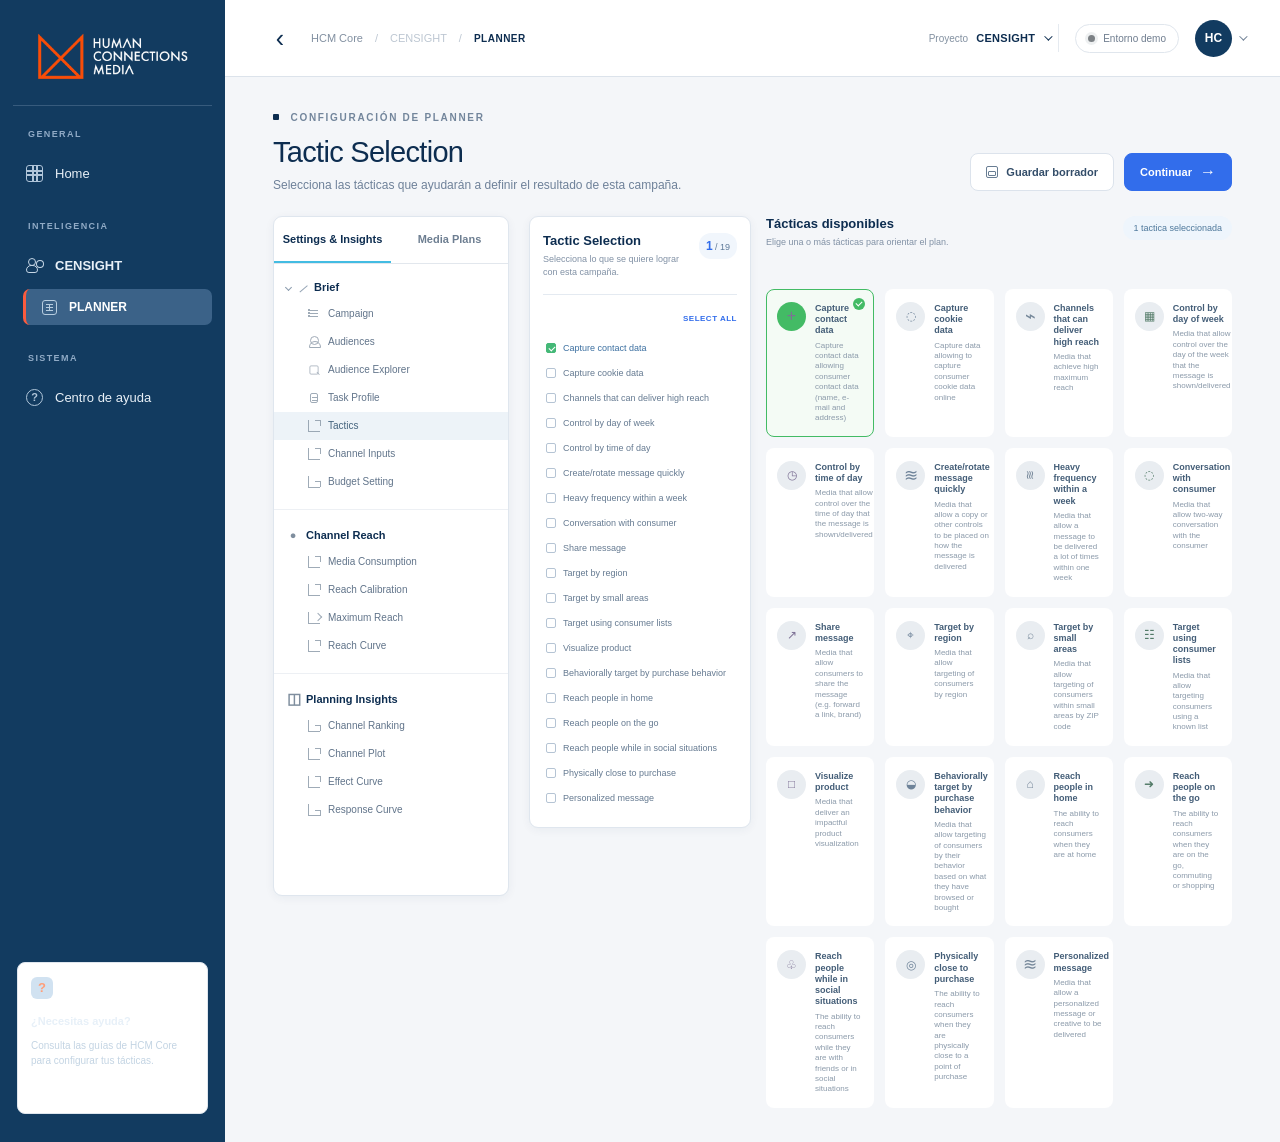
<file: DEMO 8/index.html>
<!doctype html>
<html lang="es">
<head>
  <meta charset="utf-8">
  <meta name="viewport" content="width=device-width, initial-scale=1">
  <meta name="theme-color" content="#12385b">
  <title>Tactic Selection | Planner</title>
  <link rel="stylesheet" href="styles.css">
</head>
<body class="tactics-page">
  <div class="app-shell">
    <aside class="sidebar" id="sidebar"><div class="brand-lockup"><div class="brand-mark" aria-hidden="true"><span></span><span></span></div><div class="brand-name">HUMAN<br>CONNECTIONS<br>MEDIA</div></div><nav class="global-nav" aria-label="Navegaci&oacute;n global"><div class="nav-section-label">GENERAL</div><a class="global-nav-link" href="#" data-toast="Home est&aacute; disponible en HCM Core"><span class="icon icon-grid"></span><span>Home</span></a><div class="nav-section-label intelligence-label">INTELIGENCIA</div><a class="global-nav-link" href="#"><span class="icon icon-users"></span><strong>CENSIGHT</strong></a><a class="global-nav-link planner-nav-link is-selected" href="#tactics" aria-current="page"><span class="planner-icon"></span><strong>PLANNER</strong></a><div class="nav-section-label system-label">SISTEMA</div><a class="global-nav-link" href="#" data-toast="El centro de ayuda estar&aacute; disponible pronto"><span class="icon icon-help">?</span><span>Centro de ayuda</span></a></nav><div class="help-card card rounded shadow"><div class="help-icon">?</div><strong>&iquest;Necesitas ayuda?</strong><p>Consulta las gu&iacute;as de HCM Core para configurar tus t&aacute;cticas.</p><a href="#" data-toast="Abriendo el centro de ayuda">Visitar centro de ayuda <span>&#8599;</span></a></div></aside>
    <div class="workspace"><header class="topbar"><div class="topbar-left"><button class="mobile-menu" id="mobileMenu" type="button" aria-label="Abrir navegaci&oacute;n"><span></span><span></span><span></span></button><button class="back-button" type="button" aria-label="Volver" data-toast="Volviendo a Audience Explorer"><span>&lsaquo;</span></button><div class="breadcrumbs"><a href="#" data-toast="HCM Core">HCM Core</a><span>/</span><span>CENSIGHT</span><span>/</span><strong>PLANNER</strong></div></div><div class="topbar-right"><div class="project-picker"><span class="project-picker-label">Proyecto</span><div class="project-switcher"><button class="project-trigger" id="projectTrigger" type="button" aria-expanded="false"><span>CENSIGHT</span><span class="chevron"></span></button><div class="project-menu" id="projectMenu"><div class="project-menu-label">Seleccionar proyecto</div><button class="project-option is-current" type="button" data-project="Censight"><span class="project-dot"></span><span>Censight</span><span class="check">&#10003;</span></button><button class="project-option project-child" type="button" data-project="Planning"><span class="project-dot planning-dot"></span><span>Planning</span></button></div></div></div><div class="environment-pill"><span class="status-dot"></span> Entorno demo</div><button class="profile-button" type="button" aria-label="Abrir men&uacute; de usuario">HC</button><span class="profile-chevron"></span></div></header>
      <main class="main-content" id="tactics"><section class="page-heading"><div><div class="eyebrow"><span class="eyebrow-square"></span> CONFIGURACI&Oacute;N DE PLANNER</div><h1>Tactic Selection</h1><p class="page-subtitle">Selecciona las t&aacute;cticas que ayudar&aacute;n a definir el resultado de esta campa&ntilde;a.</p></div><div class="heading-actions"><button class="button button-secondary" id="saveTactics" type="button"><span class="save-icon"></span> Guardar borrador</button><button class="button button-primary" id="continueTactics" type="button">Continuar <span class="arrow-right">&#8594;</span></button></div></section>
        <div class="content-layout tactics-shell"><aside class="insights-panel card rounded shadow"><div class="panel-tabs"><button class="panel-tab is-active" type="button">Settings &amp; Insights</button><button class="panel-tab" type="button" data-toast="Media Plans estar&aacute; disponible al crear el plan">Media Plans</button></div><div class="side-menu"><div class="side-group first-group"><div class="side-group-title"><span class="menu-chevron"></span><span class="tiny-pencil"></span> Brief</div><button class="side-item" type="button" data-toast="Campaign se encuentra en el paso anterior"><span class="item-icon campaign-icon"></span>Campaign</button><button class="side-item" type="button" data-toast="Audiences se encuentra en el paso anterior"><span class="item-icon audience-icon"></span>Audiences</button><button class="side-item" type="button" data-toast="Audience Explorer se encuentra en el paso anterior"><span class="item-icon explorer-icon"></span>Audience Explorer</button><button class="side-item" type="button" data-toast="Task Profile se integrar&aacute; en el siguiente paso"><span class="item-icon task-icon"></span>Task Profile</button><button class="side-item is-current" type="button"><span class="item-icon tactics-icon"></span>Tactics</button><button class="side-item" type="button" data-toast="Channel Inputs se integrar&aacute; en el siguiente paso"><span class="item-icon channel-icon"></span>Channel Inputs</button><button class="side-item" type="button" data-toast="Budget Setting se integrar&aacute; en el siguiente paso"><span class="item-icon budget-icon"></span>Budget Setting</button></div><div class="side-group"><div class="side-group-title"><span class="group-symbol">&#9679;</span> Channel Reach</div><button class="side-item" type="button" data-toast="Media Consumption se integrar&aacute; en el siguiente sprint"><span class="item-icon media-icon"></span>Media Consumption</button><button class="side-item" type="button" data-toast="Reach Calibration se integrar&aacute; en el siguiente sprint"><span class="item-icon reach-icon"></span>Reach Calibration</button><button class="side-item" type="button" data-toast="Maximum Reach se integrar&aacute; en el siguiente sprint"><span class="item-icon max-icon"></span>Maximum Reach</button><button class="side-item" type="button" data-toast="Reach Curve se integrar&aacute; en el siguiente sprint"><span class="item-icon curve-icon"></span>Reach Curve</button></div><div class="side-group"><div class="side-group-title"><span class="group-symbol planning-symbol">&#9707;</span> Planning Insights</div><button class="side-item" type="button" data-toast="Channel Ranking se integrar&aacute; en el siguiente sprint"><span class="item-icon ranking-icon"></span>Channel Ranking</button><button class="side-item" type="button" data-toast="Channel Plot se integrar&aacute; en el siguiente sprint"><span class="item-icon plot-icon"></span>Channel Plot</button><button class="side-item" type="button" data-toast="Effect Curve se integrar&aacute; en el siguiente sprint"><span class="item-icon curve-icon"></span>Effect Curve</button><button class="side-item" type="button" data-toast="Response Curve se integrar&aacute; en el siguiente sprint"><span class="item-icon response-icon"></span>Response Curve</button></div></div></aside>

          <section class="tactic-area"><div class="tactic-layout"><aside class="tactic-selector card rounded shadow"><div class="tactic-selector-heading"><div><h2>Tactic Selection</h2><p>Selecciona lo que se quiere lograr con esta campa&ntilde;a.</p></div><span class="selection-count"><strong id="selectedCount">1</strong> / <span id="totalCount">19</span></span></div><button class="select-all" id="selectAll" type="button">SELECT ALL</button><div class="tactic-checklist" id="tacticChecklist"></div></aside><div class="tactic-grid" id="tacticGrid"><div class="tactics-grid-heading"><div><h2>T&aacute;cticas disponibles</h2><p>Elige una o m&aacute;s t&aacute;cticas para orientar el plan.</p></div><span class="selection-status" id="selectionStatus">1 t&aacute;ctica seleccionada</span></div></div></div></section>
        </div>
      </main>
    </div>
  </div>
  <div class="toast" id="toast" role="status" aria-live="polite"></div><script src="app.js"></script>
</body>
</html>
</file>
<file: styles.css>
@import url("./DEMO 6_Auience Explorer/styles.css");
@import url("./DEMO 8_Tactics/styles.css");

.planner-page { padding-bottom:0; }.view-hidden { display:none !important; }.planner-content-layout { align-items:start; }.view-host { min-width:0; }.integrated-view { min-width:0; }.tactics-view { min-width:0; }.tactics-view .tactic-layout { grid-template-columns:222px minmax(0,1fr); }.tactics-view .tactic-card { min-height:92px; }.tactics-view .tactic-selector { min-height:610px; }.tactics-view .tactic-grid { grid-template-columns:repeat(4,minmax(0,1fr)); }.tactics-view .tactics-grid-heading { grid-column:1 / -1; }.tactics-view .tactic-list-item { cursor:pointer; }.tactics-view .tactic-checklist { max-height:540px; }.audience-view .audience-layout { grid-template-columns:minmax(0,1.6fr) minmax(285px,.9fr); }.audience-view .audience-actions { left:225px; }.audience-view .summary-row { flex-wrap:wrap; }.planner-nav-link { min-height:36px; margin-top:-1px; margin-left:10px; padding-left:19px; border-radius:7px; color:#d8e6f2; font-size:12px; }.planner-nav-link.is-selected { padding-left:16px; color:#fff; background:#3b6288; border-left:3px solid #fb5b3e; }.planner-icon { width:15px; height:15px; flex:0 0 15px; position:relative; border:1px solid #b7cde0; border-radius:3px; }.planner-icon:before { content:""; width:7px; height:1px; position:absolute; left:3px; top:6px; background:#b7cde0; box-shadow:0 -3px 0 #b7cde0,0 3px 0 #b7cde0; }.planner-icon:after { content:""; width:1px; height:7px; position:absolute; left:6px; top:3px; background:#b7cde0; }
@media (max-width:1200px) { .tactics-view .tactic-grid { grid-template-columns:repeat(3,minmax(0,1fr)); } }.tactics-view .bar-78 { width:78%; }.tactics-view .bar-65 { width:65%; }.tactics-view .bar-54 { width:54%; }.tactics-view .bar-46 { width:46%; }
@media (max-width:950px) { .tactics-view .tactic-layout { grid-template-columns:200px minmax(0,1fr); }.tactics-view .tactic-grid { grid-template-columns:repeat(2,minmax(0,1fr)); } }.tactics-view .summary-row { flex-wrap:wrap; }
@media (max-width:850px) { .content-layout { grid-template-columns:1fr; }.tactics-view .tactic-selector { min-height:0; }.tactics-view .tactic-layout { grid-template-columns:1fr; }.tactics-view .tactic-checklist { max-height:170px; display:grid; grid-template-columns:repeat(2,1fr); }.audience-view .audience-layout { grid-template-columns:1fr; }.audience-view .audience-summary { position:static; }.audience-view .audience-actions { left:205px; } }
@media (max-width:620px) { .tactics-view .tactic-grid { grid-template-columns:1fr; }.tactics-view .tactic-checklist { grid-template-columns:1fr; }.audience-view .audience-actions { left:0; }.audience-view .audience-actions>div { margin-top:9px; }.planner-page .main-content { padding-bottom:24px; } }

.channel-view { min-width:0; }.channel-view .mode-switch { min-height:82px; padding:12px 13px; display:flex; align-items:center; gap:20px; }.channel-view .mode-copy { min-width:190px; display:flex; flex-direction:column; gap:4px; }.channel-view .mode-label { color:#6e8399; font-size:9px; letter-spacing:1px; }.channel-view .mode-copy strong { color:var(--ink); font-size:13px; }.channel-view .mode-copy small { color:#8797a8; font-size:9px; }.channel-view .mode-tabs { min-width:0; flex:1; display:flex; border:1px solid #d9e2ed; border-radius:8px; overflow:hidden; }.channel-view .mode-tab { min-height:54px; flex:1; padding:7px 12px; color:#71849a; background:#fff; border:0; font-size:11px; font-weight:700; }.channel-view .mode-tab + .mode-tab { border-left:1px solid #d9e2ed; }.channel-view .mode-tab span { display:block; margin-top:5px; color:#98a5b3; font-size:9px; font-weight:400; }.channel-view .mode-tab.is-active { color:#fff; background:#141414; }.channel-view .mode-tab.is-active span { color:#d1d1d1; }.channel-view .config-strip { min-height:67px; margin-top:12px; padding:12px 15px; display:flex; align-items:center; gap:18px; }.channel-view .config-strip label { display:flex; align-items:center; gap:7px; color:#506b86; font-size:10px; }.channel-view .config-strip label span { font-weight:700; }.channel-view .config-strip input { width:74px; height:31px; padding:0 8px; color:var(--ink); border:1px solid #d7e2ed; border-radius:5px; font-size:11px; }.channel-view .config-strip em { color:#8a99a9; font-size:9px; font-style:normal; }.channel-view .config-status { margin-left:auto; display:flex; flex-direction:column; gap:4px; color:#6d829a; font-size:10px; }.channel-view .config-status small { color:#99a5b2; font-size:9px; }.channel-view .status-live { width:7px; height:7px; margin-right:4px; display:inline-block; border-radius:50%; background:#44b989; box-shadow:0 0 0 3px #e3f6ed; }.channel-view .channel-layout { display:grid; grid-template-columns:minmax(480px,1.25fr) minmax(350px,.9fr); gap:14px; margin-top:12px; align-items:start; }.channel-view .channel-inputs { min-width:0; overflow:hidden; }.channel-view .table-heading { min-height:63px; padding:14px 15px; display:flex; align-items:center; justify-content:space-between; gap:12px; }.channel-view .table-heading h2,.channel-view .chart-card h2 { margin:0; color:var(--ink); font-size:14px; }.channel-view .table-heading p,.channel-view .chart-card p { margin:5px 0 0; color:#8797a8; font-size:10px; }.channel-view .add-channel { padding:8px 10px; color:#fff; background:#173c5e; border:0; border-radius:5px; font-size:10px; font-weight:700; }.channel-view .channel-table-wrap { overflow:auto; }.channel-view table { width:100%; min-width:790px; border-collapse:collapse; }.channel-view th { padding:9px 7px; color:#8292a3; background:#f7f9fb; border-top:1px solid #e6edf3; border-bottom:1px solid #e6edf3; font-size:8px; text-align:left; }.channel-view td { padding:8px 7px; color:#516b85; border-bottom:1px solid #edf1f5; font-size:9px; white-space:nowrap; }.channel-view td:first-child { max-width:140px; overflow:hidden; text-overflow:ellipsis; }.channel-view td input,.channel-view td select { width:52px; height:25px; padding:0 4px; color:#526e88; background:#fff; border:1px solid #dce5ed; border-radius:4px; font-size:9px; }.channel-view td select { width:86px; }.channel-view td input[type=checkbox] { width:14px; accent-color:#f15d43; }.channel-view tr.row-disabled td { color:#aab6c1; background:#fbfcfd; }.channel-view .chart-panel { display:grid; grid-template-columns:repeat(2,minmax(0,1fr)); gap:12px; }.channel-view .chart-kpis { grid-column:1 / -1; display:grid; grid-template-columns:repeat(3,1fr); gap:10px; }.channel-view .mini-kpi { min-height:79px; padding:12px; display:flex; flex-direction:column; justify-content:center; gap:5px; }.channel-view .mini-kpi span { color:#8292a3; font-size:8px; font-weight:700; }.channel-view .mini-kpi strong { color:#79a6bd; font-size:23px; font-weight:300; }.channel-view .mini-kpi small { color:#94a2af; font-size:9px; }.channel-view .chart-card { min-width:0; padding:14px; }.channel-view .chart-card-heading { display:flex; align-items:flex-start; justify-content:space-between; gap:9px; }.channel-view .chart-legend { color:#8898a7; font-size:8px; white-space:nowrap; }.channel-view .chart-legend i,.channel-view .chart-legend b { width:7px; height:7px; margin-right:3px; display:inline-block; border-radius:2px; background:#f15d43; }.channel-view .chart-legend b { margin-left:7px; background:#77a9bf; }.channel-view .waterfall { min-height:185px; padding:18px 5px 0; display:flex; align-items:flex-end; gap:9px; }.channel-view .water-bar-wrap { min-width:0; flex:1; height:165px; display:flex; flex-direction:column; align-items:center; justify-content:flex-end; }.channel-view .water-value { color:#758da2; font-size:8px; }.channel-view .water-bar { width:70%; min-height:8px; margin-top:5px; background:#f15d43; border-radius:3px 3px 0 0; }.channel-view .water-total { background:#77a9bf; }.channel-view .water-label { width:100%; margin-top:6px; overflow:hidden; color:#8998a6; font-size:8px; text-align:center; text-overflow:ellipsis; white-space:nowrap; }.channel-view .compact-chart { min-height:190px; }.channel-view .efficiency-chart { height:145px; margin-top:10px; position:relative; background:linear-gradient(#fff 49%,#e8eef3 50%,#fff 51%); border-bottom:1px solid #dce5ed; }.channel-view .efficiency-point { width:9px; height:9px; position:absolute; display:block; background:#f15d43; border:2px solid #fff; border-radius:50%; box-shadow:0 1px 4px #9eacb8; }.channel-view .saturation-card,.channel-view .investment-chart { grid-column:1 / -1; }.channel-view .chart-card label { color:#8193a5; font-size:9px; }.channel-view .chart-card label input { width:45px; margin-left:5px; border:1px solid #dce5ed; border-radius:4px; font-size:9px; }.channel-view .saturation-svg { width:100%; height:150px; margin-top:5px; }.channel-view .saturation-svg line { stroke:#dce5ed; stroke-width:1; }.channel-view .saturation-svg path { fill:none; stroke:#f15d43; stroke-width:3; }.channel-view .saturation-svg circle { fill:#f15d43; }.channel-view .saturation-svg text { fill:#91a0ad; font-size:10px; }.channel-view .donut-wrap { min-height:130px; display:flex; align-items:center; gap:18px; }.channel-view .donut-chart { width:110px; height:110px; flex:0 0 110px; border:20px solid #f15d43; border-right-color:#77a9bf; border-bottom-color:#f2a14b; border-radius:50%; }.channel-view .donut-legend { display:flex; flex-direction:column; gap:6px; color:#72879a; font-size:9px; }.channel-view .donut-legend span:before { content:""; width:7px; height:7px; margin-right:6px; display:inline-block; background:#f15d43; border-radius:2px; }
@media (max-width:1200px) { .channel-view .channel-layout { grid-template-columns:1fr; }.channel-view .chart-panel { grid-template-columns:repeat(2,1fr); }.channel-view .chart-kpis,.channel-view .saturation-card,.channel-view .investment-chart { grid-column:1 / -1; } }
@media (max-width:850px) { .channel-view .mode-switch { display:block; }.channel-view .mode-tabs { margin-top:12px; }.channel-view .config-strip { flex-wrap:wrap; }.channel-view .config-status { margin-left:0; }.channel-view .chart-panel { grid-template-columns:1fr; }.channel-view .chart-kpis,.channel-view .saturation-card,.channel-view .investment-chart { grid-column:auto; } }
@media (max-width:620px) { .channel-view .mode-tabs { display:block; }.channel-view .mode-tab { width:50%; }.channel-view .config-strip { display:grid; grid-template-columns:1fr 1fr; gap:10px; }.channel-view .config-status { grid-column:1 / -1; }.channel-view .chart-kpis { grid-template-columns:1fr; }.channel-view .chart-card { padding:14px 11px; } }
</file>
<file: DEMO 1/styles.css>
@font-face {
  font-family: "AspektaLocal";
  src: local("Arial");
  font-style: normal;
  font-weight: 300 800;
}

:root {
  --navy: #123b60;
  --navy-deep: #102f4e;
  --blue: #326deb;
  --blue-soft: #e9f0ff;
  --orange: #f05a3e;
  --ink: #0d2d50;
  --muted: #718197;
  --line: #e0e7ef;
  --canvas: #f4f6f9;
  --white: #ffffff;
  --shadow: 0 2px 10px rgba(22, 54, 88, .055);
}

* { box-sizing: border-box; }
html { min-width: 320px; scroll-behavior: smooth; }
body { margin: 0; background: var(--canvas); color: var(--ink); font-family: "AspektaLocal", Arial, sans-serif; font-size: 13px; -webkit-font-smoothing: antialiased; }
button, input { font: inherit; }
button { cursor: pointer; }
a { color: inherit; text-decoration: none; }
.app-shell { min-height: 100vh; display: flex; }
.sidebar { width: 225px; flex: 0 0 225px; min-height: 100vh; padding: 27px 13px 28px; display: flex; flex-direction: column; background: var(--navy); color: #eef5fb; }
.brand-lockup { height: 79px; padding: 0 11px 20px; display: flex; align-items: center; gap: 0; border-bottom: 1px solid rgba(223, 239, 255, .18); }
.brand-mark { display: none; }
.brand-name { width: 100%; height: 48px; overflow: hidden; font-size: 0; line-height: 0; background: url("../images/logo-hcm.webp") center / contain no-repeat; }
.global-nav { padding-top: 23px; }
.nav-section-label { padding: 0 15px 13px; color: #91abc6; font-size: 9px; letter-spacing: 1.4px; font-weight: 700; }
.intelligence-label { margin-top: 27px; }
.system-label { margin-top: 28px; }
.global-nav-link { min-height: 42px; margin-bottom: 4px; padding: 0 13px; border-radius: 8px; display: flex; align-items: center; gap: 12px; font-size: 13px; color: #e8f0f7; }
.global-nav-link.is-selected { background: rgba(194, 218, 240, .18); border-left: 3px solid #fb5b3e; padding-left: 10px; }
.global-nav-link:hover { background: rgba(194, 218, 240, .12); }
.icon { display: inline-flex; width: 17px; height: 17px; position: relative; opacity: .95; }
.icon-grid { background: linear-gradient(90deg, transparent 0 34%, #b9cde0 34% 44%, transparent 44% 63%, #b9cde0 63% 73%, transparent 73%), linear-gradient(0deg, transparent 0 34%, #b9cde0 34% 44%, transparent 44% 63%, #b9cde0 63% 73%, transparent 73%); border: 1px solid #b9cde0; border-radius: 3px; }
.icon-users:before, .icon-users:after { content: ""; position: absolute; border: 1.5px solid #d0dfed; border-radius: 50%; }
.icon-users:before { width: 6px; height: 6px; left: 2px; top: 1px; box-shadow: 8px 2px 0 -1px var(--navy), 8px 2px 0 0 #d0dfed; }
.icon-users:after { width: 10px; height: 6px; left: 0; bottom: 1px; border-radius: 7px 7px 4px 4px; }
.icon-help { border: 1px solid #b9cde0; border-radius: 50%; align-items: center; justify-content: center; color: #b9cde0; font-size: 11px; font-weight: 700; }
.help-card { margin: auto 4px 0; padding: 14px 13px 15px; background: rgba(255,255,255,.055); border: 1px solid rgba(210, 232, 250, .19); border-radius: 8px !important; box-shadow: none !important; color: #e7f0f8; }
.help-icon { width: 22px; height: 22px; margin-bottom: 14px; display: grid; place-items: center; background: rgba(73, 139, 201, .25); border-radius: 6px; color: #ff9e79; font-weight: 700; }
.help-card strong { font-size: 11px; }
.help-card p { margin: 10px 0 14px; color: #c3d4e3; font-size: 10px; line-height: 1.55; }
.help-card a { color: #fff; font-size: 10px; font-weight: 700; }

.workspace { min-width: 0; flex: 1; }
.topbar { height: 77px; padding: 0 35px 0 45px; display: flex; align-items: center; justify-content: space-between; border-bottom: 1px solid #dce3eb; background: var(--white); }
.topbar-left, .topbar-right, .breadcrumbs { display: flex; align-items: center; }
.back-button { width: 20px; height: 28px; margin-right: 21px; padding: 0; border: 0; background: transparent; color: var(--ink); font-size: 25px; font-weight: 300; line-height: 1; }
.breadcrumbs { gap: 14px; color: #8290a1; font-size: 11px; }
.breadcrumbs > a:hover { color: var(--blue); }
.breadcrumbs > span { color: #bdc7d2; }
.breadcrumbs .breadcrumb-current { color: var(--ink); font-size: 11px; font-weight: 800; letter-spacing: .3px; }
.project-picker { display: flex; align-items: center; gap: 5px; padding-right: 5px; border-right: 1px solid #e5eaf0; }
.project-picker-label { color: #8391a1; font-size: 10px; }
.project-switcher { position: relative; }
.project-trigger { display: flex; align-items: center; gap: 9px; padding: 8px 3px; border: 0; background: transparent; color: var(--ink); font-size: 11px; font-weight: 800; letter-spacing: .3px; }
.chevron, .profile-chevron { width: 6px; height: 6px; border-right: 1px solid currentColor; border-bottom: 1px solid currentColor; transform: rotate(45deg) translateY(-2px); }
.project-menu { display: none; width: 190px; position: absolute; top: 34px; left: -15px; z-index: 5; padding: 8px; background: #fff; border: 1px solid var(--line); border-radius: 9px; box-shadow: 0 10px 28px rgba(21, 48, 78, .14); }
.project-menu.is-open { display: block; }
.project-menu-label { padding: 5px 9px 7px; color: #8c9aac; font-size: 9px; letter-spacing: 1.1px; text-transform: uppercase; }
.project-option { width: 100%; display: flex; align-items: center; gap: 9px; padding: 9px; border: 0; border-radius: 6px; background: transparent; color: var(--ink); font-size: 12px; text-align: left; }
.project-option:hover, .project-option.is-current { background: #f2f6fb; }
.project-child { padding-left: 20px; }
.project-dot { width: 8px; height: 8px; border-radius: 50%; background: #ff6443; box-shadow: 0 0 0 3px #ffebe6; }
.planning-dot { background: var(--blue); box-shadow: 0 0 0 3px #e2eaff; }
.check { margin-left: auto; color: var(--blue); font-weight: 700; }
.topbar-right { gap: 16px; }
.environment-pill { padding: 8px 12px; border: 1px solid #e0e6ed; border-radius: 20px; color: #6e7c8e; font-size: 10px; }
.status-dot { display: inline-block; width: 7px; height: 7px; margin-right: 5px; border-radius: 50%; background: #7c8185; box-shadow: 0 0 0 3px #eef0f1; }
.profile-button { width: 37px; height: 37px; padding: 0; border: 0; border-radius: 50%; background: var(--navy); color: #fff; font-size: 12px; font-weight: 800; }
.profile-chevron { margin-left: -9px; color: #6f8095; }
.mobile-menu { display: none; }

.main-content { padding: 38px 60px 34px; }
.page-heading { display: flex; align-items: flex-end; justify-content: space-between; gap: 20px; margin-bottom: 24px; }
.eyebrow { margin-bottom: 15px; color: #73869c; font-size: 10px; letter-spacing: 1.7px; font-weight: 700; }
.eyebrow-square { display: inline-block; width: 6px; height: 6px; margin: 0 7px 1px 0; border-radius: 1px; background: var(--ink); }
h1 { margin: 0 0 9px; color: var(--ink); font-size: 29px; line-height: 1.1; font-weight: 400; letter-spacing: -.7px; }
.page-subtitle { margin: 0; color: #6e8199; font-size: 12px; }
.heading-actions { display: flex; gap: 10px; padding-bottom: 1px; }
.button { min-height: 38px; display: inline-flex; align-items: center; justify-content: center; gap: 8px; padding: 0 15px; border: 1px solid transparent; border-radius: 8px; font-size: 11px; font-weight: 700; white-space: nowrap; transition: .16s ease; }
.button:hover { transform: translateY(-1px); box-shadow: 0 5px 12px rgba(34, 77, 127, .11); }
.button-primary { background: var(--blue); border-color: var(--blue); color: #fff; }
.button-primary:hover { background: #285ed3; }
.button-secondary { background: #fff; border-color: #dce3ec; color: #334d69; }
.plus-icon { font-size: 20px; line-height: 0; font-weight: 300; }
.document-icon { width: 12px; height: 14px; border: 1.5px solid #687d93; border-radius: 2px; position: relative; }
.document-icon:after { content: ""; position: absolute; width: 5px; height: 1px; left: 2px; bottom: 3px; background: #687d93; box-shadow: 0 -3px 0 #687d93; }

.content-layout { display: grid; grid-template-columns: 236px minmax(0, 1fr); gap: 20px; align-items: start; }
.card { background: var(--white); border: 1px solid var(--line); }
.rounded { border-radius: 9px; }
.shadow { box-shadow: var(--shadow); }
.insights-panel { min-height: 680px; overflow: hidden; }
.panel-tabs { display: flex; height: 47px; border-bottom: 1px solid #e2e7ed; }
.panel-tab { flex: 1; padding: 0 5px; border: 0; border-bottom: 2px solid transparent; background: transparent; color: #6d7e91; font-size: 11px; font-weight: 700; white-space: nowrap; }
.panel-tab.is-active { border-color: #43bce2; color: var(--ink); }
.side-menu { padding: 11px 0 20px; }
.side-group { padding: 0 0 13px; }
.side-group + .side-group { border-top: 1px solid #edf0f4; padding-top: 13px; }
.side-group-title { min-height: 25px; padding: 0 13px; display: flex; align-items: center; gap: 7px; color: var(--ink); font-size: 11px; font-weight: 800; }
.first-group .side-group-title { padding-left: 12px; }
.menu-chevron { width: 5px; height: 5px; border-right: 1px solid #8a9bad; border-bottom: 1px solid #8a9bad; transform: rotate(45deg); }
.tiny-pencil { width: 10px; height: 6px; border-bottom: 1px solid #95a4b5; transform: rotate(-40deg); margin-left: -1px; }
.group-symbol { width: 12px; color: #7f8e9e; font-size: 11px; text-align: center; }
.planning-symbol { font-size: 15px; }
.side-item { width: 100%; min-height: 28px; padding: 0 12px 0 34px; display: flex; align-items: center; gap: 8px; border: 0; background: transparent; color: #61748a; font-size: 10px; text-align: left; }
.side-item:hover { background: #f2f6fb; color: var(--ink); }
.side-item.is-current { background: #edf3f8; color: #46657f; }
.item-icon { width: 12px; height: 12px; flex: 0 0 12px; position: relative; opacity: .76; }
.campaign-icon:before, .campaign-icon:after { content: ""; position: absolute; width: 8px; height: 1px; left: 2px; background: #8291a1; box-shadow: 0 3px 0 #8291a1, 0 6px 0 #8291a1; }
.campaign-icon:before { top: 2px; }
.campaign-icon:after { width: 2px; height: 2px; left: 0; top: 1px; background: #8291a1; box-shadow: 0 3px 0 #8291a1, 0 6px 0 #8291a1; }
.audience-icon:before { content: ""; position: absolute; width: 7px; height: 7px; border: 1px solid #8291a1; border-radius: 50%; left: 2px; top: 0; }
.audience-icon:after { content: ""; position: absolute; width: 10px; height: 5px; border: 1px solid #8291a1; border-radius: 7px 7px 0 0; left: 1px; bottom: 0; }
.explorer-icon { border: 1px solid #8291a1; border-radius: 2px; transform: scale(.75); }
.explorer-icon:after { content: ""; position: absolute; width: 5px; height: 1px; background: #8291a1; right: -3px; bottom: 0; transform: rotate(45deg); }
.task-icon:before { content: ""; position: absolute; inset: 1px 2px; border: 1px solid #8291a1; border-radius: 2px; }
.task-icon:after { content: ""; position: absolute; width: 6px; height: 1px; left: 4px; top: 5px; background: #8291a1; box-shadow: 0 3px 0 #8291a1; }
.tactics-icon, .channel-icon, .budget-icon, .media-icon, .reach-icon, .max-icon, .curve-icon, .ranking-icon, .plot-icon, .response-icon { border-left: 1px solid #8291a1; border-bottom: 1px solid #8291a1; }
.tactics-icon:after, .channel-icon:after, .budget-icon:after, .media-icon:after, .reach-icon:after, .max-icon:after, .curve-icon:after, .ranking-icon:after, .plot-icon:after, .response-icon:after { content: ""; position: absolute; width: 5px; height: 5px; border-top: 1px solid #8291a1; border-right: 1px solid #8291a1; right: -1px; top: 0; }
.budget-icon:after, .ranking-icon:after { top: 5px; }
.max-icon:after { top: 2px; transform: rotate(45deg); }
.response-icon:after { top: 6px; }
.is-hidden { display: none !important; }
.media-empty-state { padding: 58px 19px; text-align: center; color: #73849a; }
.empty-icon { width: 38px; height: 38px; margin: 0 auto 15px; display: block; border: 1px dashed #9db0c2; border-radius: 9px; position: relative; }
.empty-icon:after { content: "+"; position: absolute; left: 12px; top: 7px; color: #6f8ba6; font-size: 20px; font-weight: 300; }
.media-empty-state strong { color: var(--ink); font-size: 12px; }
.media-empty-state p { line-height: 1.55; font-size: 11px; }
.text-button { padding: 4px; border: 0; background: transparent; color: var(--blue); font-size: 11px; font-weight: 700; }

.dashboard-area { min-width: 0; }
.campaign-context { min-height: 98px; padding: 17px 18px 17px 16px; display: flex; align-items: center; gap: 13px; background: #f8fbff; border-color: #cfe0fb; }
.context-mark { width: 44px; height: 44px; flex: 0 0 44px; display: grid; place-items: center; background: #e7f0ff; border-radius: 9px; }
.context-grid { width: 17px; height: 17px; display: block; border: 1.5px solid #3e6d9b; border-radius: 3px; background: linear-gradient(90deg, transparent 0 38%, #3e6d9b 38% 48%, transparent 48% 62%, #3e6d9b 62% 72%, transparent 72%), linear-gradient(0deg, transparent 0 38%, #3e6d9b 38% 48%, transparent 48% 62%, #3e6d9b 62% 72%, transparent 72%); }
.context-copy { min-width: 205px; }
.context-kicker { color: #6c86a5; font-size: 9px; letter-spacing: 1.2px; font-weight: 700; }
.context-copy h2 { margin: 5px 0 4px; color: var(--ink); font-size: 15px; font-weight: 700; }
.context-copy p { margin: 0; color: #8091a5; font-size: 10px; }
.context-fields { min-width: 0; flex: 1; display: flex; align-items: stretch; }
.context-field { min-height: 48px; flex: 1; padding: 0 21px; border-left: 1px solid #d7e2f1; display: flex; flex-direction: column; justify-content: center; gap: 7px; }
.context-field span { color: #7b8eaa; font-size: 9px; }
.context-field strong { color: var(--ink); font-size: 11px; }
.edit-link { align-self: flex-start; margin-top: 4px; padding: 7px 0 7px 14px; border: 0; background: transparent; color: var(--ink); font-size: 10px; font-weight: 700; white-space: nowrap; }
.edit-icon { width: 10px; height: 10px; display: inline-block; margin-right: 4px; border: 1px solid currentColor; border-radius: 2px; transform: rotate(-45deg); vertical-align: -1px; }
.kpi-grid { display: grid; grid-template-columns: repeat(4, 1fr); gap: 14px; margin-top: 16px; }
.kpi-card { min-height: 129px; padding: 20px 18px 15px; }
.kpi-label { color: #51728e; font-size: 9px; letter-spacing: 1.05px; font-weight: 800; }
.kpi-value { margin-top: 17px; color: var(--orange); font-size: 28px; letter-spacing: -.8px; font-weight: 400; line-height: 1; }
.kpi-unit { margin-left: 2px; font-size: 18px; }
.kpi-foot { margin-top: 15px; color: #8191a5; font-size: 9px; }
.trend-up { color: #3caf89; font-weight: 700; }
.charts-grid { display: grid; grid-template-columns: .95fr 1.05fr; gap: 14px; margin-top: 16px; }
.chart-card { min-height: 267px; padding: 21px 22px 16px; }
.card-header-line { display: flex; align-items: flex-start; justify-content: space-between; gap: 10px; }
.card-header-line h3 { margin: 0; color: var(--ink); font-size: 13px; font-weight: 700; }
.card-header-line p { margin: 7px 0 0; color: #8191a5; font-size: 10px; }
.more-button { padding: 0 2px; border: 0; background: transparent; color: #6381a0; font-size: 20px; line-height: 13px; }
.allocation-content { display: flex; align-items: center; gap: 28px; padding: 26px 6px 10px 12px; }
.donut-chart { width: 142px; height: 142px; flex: 0 0 142px; display: grid; place-items: center; border-radius: 50%; background: conic-gradient(#3971e9 0 38%, #f4a34b 38% 65%, #55b7c1 65% 85%, #b9cbe3 85% 100%); position: relative; }
.donut-chart:after { content: ""; position: absolute; width: 90px; height: 90px; border-radius: 50%; background: #fff; }
.donut-center { z-index: 1; display: flex; flex-direction: column; align-items: center; gap: 3px; }
.donut-center strong { color: var(--ink); font-size: 22px; font-weight: 400; }
.donut-center span { color: #8796a8; font-size: 9px; }
.legend-list { min-width: 0; flex: 1; }
.legend-row { min-height: 28px; display: grid; grid-template-columns: 9px minmax(45px, 1fr) 32px 45px; align-items: center; gap: 7px; color: #536d88; font-size: 10px; }
.legend-row strong { color: var(--ink); font-size: 10px; font-weight: 700; }
.legend-row small { color: #8d9aab; font-size: 9px; text-align: right; }
.legend-color { width: 7px; height: 7px; border-radius: 2px; }
.color-video, .video-bullet { background: #3971e9; }.color-social, .social-bullet { background: #f4a34b; }.color-display, .display-bullet { background: #55b7c1; }.color-audio, .audio-bullet { background: #b9cbe3; }
.chart-summary { margin-top: 18px; display: flex; align-items: baseline; gap: 10px; }
.chart-summary strong { color: var(--ink); font-size: 23px; font-weight: 400; }
.chart-summary span { color: #8191a5; font-size: 9px; }.chart-summary i { display: inline-block; width: 6px; height: 6px; margin-right: 4px; border-radius: 50%; background: #3971e9; }
.line-chart { height: 140px; margin: 5px 0 0 26px; position: relative; }
.line-chart svg { width: 100%; height: 110px; position: absolute; top: 4px; left: 0; overflow: visible; }
.grid-line { height: 1px; position: absolute; left: 0; right: 0; background: #edf0f4; }.line-top { top: 8px; }.line-middle { top: 57px; }.line-bottom { top: 107px; }
.y-label { position: absolute; left: -27px; color: #8291a2; font-size: 8px; }.y-top { top: 3px; }.y-middle { top: 53px; }.y-bottom { top: 103px; }
.chart-fill { fill: url(#reachFill); }.chart-line { fill: none; stroke: #3971e9; stroke-width: 2.4; vector-effect: non-scaling-stroke; }.chart-point { fill: #fff; stroke: #3971e9; stroke-width: 2; vector-effect: non-scaling-stroke; }
.x-labels { position: absolute; left: 0; right: -2px; bottom: 0; display: flex; justify-content: space-between; color: #8997a7; font-size: 8px; }
.table-card { margin-top: 16px; padding: 20px 22px 5px; }
.table-header { align-items: center; margin-bottom: 16px; }.button-small { min-height: 31px; padding: 0 11px; font-size: 10px; }.download-icon { width: 11px; height: 11px; border-bottom: 1px solid currentColor; position: relative; }.download-icon:before { content: ""; position: absolute; width: 6px; height: 6px; left: 2px; top: 0; border-right: 1px solid currentColor; border-bottom: 1px solid currentColor; transform: rotate(45deg); }.download-icon:after { content: ""; width: 1px; height: 8px; position: absolute; left: 5px; top: -3px; background: currentColor; }
.table-wrap { overflow-x: auto; }
table { width: 100%; border-collapse: collapse; min-width: 620px; }.table-wrap th { padding: 0 10px 10px; color: #8291a3; font-size: 9px; letter-spacing: .7px; font-weight: 700; text-align: left; text-transform: uppercase; }.table-wrap td { padding: 12px 10px; border-top: 1px solid #edf0f4; color: #60758c; font-size: 10px; }.table-wrap td:not(:first-child) { color: var(--ink); }.table-wrap th:first-child, .table-wrap td:first-child { padding-left: 0; }.table-wrap th:last-child, .table-wrap td:last-child { padding-right: 0; }.channel-bullet { width: 7px; height: 7px; margin-right: 7px; display: inline-block; border-radius: 2px; }.status-badge { padding: 5px 8px; border-radius: 11px; background: #e7f6f0; color: #2d9170; font-size: 9px; }.status-review { background: #fff4df; color: #b67719; }.dashboard-footer { padding: 16px 2px 0; display: flex; justify-content: space-between; color: #8c9aab; font-size: 9px; }.footer-dot { width: 6px; height: 6px; margin-right: 5px; display: inline-block; border-radius: 50%; background: #47b687; }.info-circle { width: 12px; height: 12px; margin-left: 3px; display: inline-grid; place-items: center; border: 1px solid #9ba8b7; border-radius: 50%; font-size: 8px; }

.toast { position: fixed; z-index: 20; right: 25px; bottom: 25px; max-width: 330px; padding: 12px 16px; border-radius: 7px; background: var(--navy-deep); color: #fff; box-shadow: 0 8px 28px rgba(12, 37, 64, .22); font-size: 11px; opacity: 0; pointer-events: none; transform: translateY(8px); transition: .2s ease; }.toast.is-visible { opacity: 1; transform: translateY(0); }
.modal-backdrop { display: none; position: fixed; z-index: 15; inset: 0; padding: 20px; place-items: center; background: rgba(14, 38, 65, .4); }.modal-backdrop.is-visible { display: grid; }.modal-card { width: min(420px, 100%); padding: 30px; position: relative; }.modal-close { position: absolute; top: 12px; right: 16px; border: 0; background: transparent; color: #8090a2; font-size: 23px; line-height: 1; }.modal-icon { width: 34px; height: 34px; margin-bottom: 18px; display: grid; place-items: center; border-radius: 8px; background: #eaf1ff; color: var(--blue); }.modal-card h2 { margin: 0 0 8px; color: var(--ink); font-size: 20px; font-weight: 500; }.modal-card p { margin: 0 0 20px; color: #728399; font-size: 11px; line-height: 1.6; }.modal-card label { display: block; margin-bottom: 7px; color: var(--ink); font-size: 10px; font-weight: 700; }.modal-card input { width: 100%; height: 38px; padding: 0 11px; border: 1px solid #d6e0ea; border-radius: 6px; outline: 0; color: var(--ink); font-size: 11px; }.modal-card input:focus { border-color: var(--blue); box-shadow: 0 0 0 3px #e8efff; }.modal-actions { display: flex; justify-content: flex-end; gap: 8px; margin-top: 24px; }

@media (max-width: 1200px) { .main-content { padding-left: 34px; padding-right: 34px; }.context-fields { display: none; }.edit-link { margin-left: auto; }.charts-grid { grid-template-columns: 1fr; }.allocation-content { justify-content: center; } }
@media (max-width: 850px) { .sidebar { width: 205px; flex-basis: 205px; }.topbar { padding-left: 24px; padding-right: 24px; }.content-layout { grid-template-columns: 1fr; }.insights-panel { min-height: 0; }.side-menu { max-height: 440px; overflow-y: auto; }.kpi-grid { grid-template-columns: repeat(2, 1fr); } }
@media (max-width: 620px) { .sidebar { width: 236px; flex-basis: 236px; position: fixed; z-index: 10; top: 0; bottom: 0; left: 0; transform: translateX(-100%); transition: transform .2s ease; box-shadow: 12px 0 28px rgba(7, 30, 54, .18); }.sidebar.is-open { transform: translateX(0); }.topbar { height: 65px; padding: 0 17px; }.mobile-menu { width: 23px; height: 23px; margin-right: 12px; padding: 3px 0; display: flex; flex-direction: column; justify-content: space-around; border: 0; background: transparent; }.mobile-menu span { height: 1px; width: 18px; background: var(--ink); }.back-button { margin-right: 9px; }.breadcrumbs { gap: 8px; }.breadcrumbs > a { display: none; }.topbar-right { gap: 8px; }.environment-pill { display: none; }.profile-chevron { display: none; }.main-content { padding: 26px 16px 24px; }.page-heading { display: block; margin-bottom: 20px; }.heading-actions { margin-top: 18px; }.heading-actions .button { flex: 1; padding: 0 8px; }.page-subtitle { max-width: 290px; line-height: 1.5; }.campaign-context { align-items: flex-start; }.context-copy { min-width: 0; }.edit-link { display: none; }.kpi-grid { gap: 10px; }.kpi-card { min-height: 120px; padding: 16px 13px 12px; }.kpi-label { font-size: 8px; letter-spacing: .55px; }.kpi-value { margin-top: 15px; font-size: 23px; }.kpi-foot { margin-top: 12px; line-height: 1.35; }.chart-card { padding-left: 15px; padding-right: 15px; }.allocation-content { gap: 17px; padding-left: 0; padding-right: 0; }.donut-chart { width: 115px; height: 115px; flex-basis: 115px; }.donut-chart:after { width: 73px; height: 73px; }.donut-center strong { font-size: 18px; }.legend-row { grid-template-columns: 8px minmax(35px, 1fr) 29px; }.legend-row small { display: none; }.table-card { padding-left: 15px; padding-right: 15px; }.table-header .button { display: none; }.dashboard-footer { gap: 10px; line-height: 1.5; }.toast { right: 15px; bottom: 15px; left: 15px; max-width: none; } }
</file>
<file: DEMO 10/styles.css>
@import url("../DEMO 9/styles.css");

.channel-page { padding-bottom:0; }.channel-page .main-content { padding-bottom:30px; }.channel-shell { align-items:start; }.channel-workspace { min-width:0; }.mode-switch { min-height:82px; padding:12px 13px; display:flex; align-items:center; gap:20px; }.mode-copy { min-width:190px; display:flex; flex-direction:column; gap:4px; }.mode-label { color:#6e8399; font-size:9px; letter-spacing:1px; }.mode-copy strong { color:var(--ink); font-size:13px; }.mode-copy small { color:#8797a8; font-size:9px; }.mode-tabs { min-width:0; flex:1; display:flex; border:1px solid #d9e2ed; border-radius:8px; overflow:hidden; }.mode-tab { min-height:54px; flex:1; padding:7px 12px; color:#71849a; background:#fff; border:0; font-size:11px; font-weight:700; }.mode-tab+ .mode-tab { border-left:1px solid #d9e2ed; }.mode-tab span { display:block; margin-top:5px; color:#98a5b3; font-size:9px; font-weight:400; }.mode-tab.is-active { color:#fff; background:#141414; }.mode-tab.is-active span { color:#d1d1d1; }.config-strip { min-height:67px; margin-top:12px; padding:12px 15px; display:flex; align-items:center; gap:18px; }.config-strip label { display:flex; align-items:center; gap:7px; color:#506b86; font-size:10px; }.config-strip label span { font-weight:700; }.config-strip input { width:74px; height:31px; padding:0 8px; color:var(--ink); border:1px solid #d7e2ed; border-radius:5px; font-size:11px; }.config-strip em { color:#8a99a9; font-size:9px; font-style:normal; }.config-status { margin-left:auto; display:flex; flex-direction:column; gap:4px; color:#6d829a; font-size:10px; }.config-status small { color:#99a5b2; font-size:9px; }.status-live { width:7px; height:7px; margin-right:4px; display:inline-block; border-radius:50%; background:#44b989; box-shadow:0 0 0 3px #e3f6ed; }.channel-layout { display:grid; grid-template-columns:minmax(480px,1.25fr) minmax(350px,.9fr); gap:14px; margin-top:12px; align-items:start; }.channel-inputs { min-width:0; overflow:hidden; }.table-heading { min-height:63px; padding:15px 14px 10px; display:flex; align-items:flex-start; justify-content:space-between; gap:10px; border-bottom:1px solid #e1e8ef; }.table-heading h2 { margin:0 0 5px; color:var(--ink); font-size:13px; }.table-heading p { margin:0; color:#8393a4; font-size:9px; }.add-channel { padding:7px 10px; color:#326deb; background:#f0f5ff; border:1px solid #c8dafb; border-radius:6px; font-size:9px; font-weight:700; white-space:nowrap; }.channel-table-wrap { overflow:auto; max-height:704px; }.channel-inputs table { width:100%; min-width:850px; border-collapse:collapse; }.channel-inputs th { height:34px; padding:0 8px; color:#70859b; border-bottom:1px solid #dfe6ee; font-size:8px; font-weight:700; text-align:left; white-space:nowrap; }.channel-inputs td { height:48px; padding:5px 8px; color:#4f6b87; border-bottom:1px solid #edf1f4; font-size:10px; white-space:nowrap; }.channel-inputs th:first-child,.channel-inputs td:first-child { padding-left:13px; }.channel-inputs td:first-child { max-width:150px; overflow:hidden; color:#1c385a; text-overflow:ellipsis; }.channel-inputs input,.channel-inputs select { height:30px; padding:0 6px; color:#294665; background:#fff; border:1px solid #d8e2ec; border-radius:5px; font-size:10px; }.channel-inputs input { width:54px; }.channel-inputs select { width:83px; }.channel-inputs input:focus,.channel-inputs select:focus { border-color:var(--blue); outline:0; box-shadow:0 0 0 2px #e8efff; }.channel-check { width:15px; height:15px; accent-color:#3274e9; }.row-disabled { opacity:.52; }.contacts,.impressions { color:#24496d !important; font-family:monospace; font-size:10px; }.chart-panel { min-width:0; display:grid; grid-template-columns:1fr 1fr; gap:12px; }.chart-kpis { grid-column:1 / -1; display:grid; grid-template-columns:repeat(3,1fr); gap:9px; }.mini-kpi { min-height:91px; padding:14px 12px; }.mini-kpi span { display:block; color:#70849b; font-size:8px; letter-spacing:.7px; }.mini-kpi strong { display:block; margin-top:13px; color:var(--blue); font-size:22px; font-weight:400; }.mini-kpi small { display:block; margin-top:5px; color:#8b99a8; font-size:8px; }.chart-card { min-height:245px; padding:16px 14px; }.chart-card-heading { display:flex; align-items:flex-start; justify-content:space-between; gap:8px; }.chart-card-heading h2 { margin:0 0 5px; color:var(--ink); font-size:12px; }.chart-card-heading p { margin:0; color:#8392a2; font-size:9px; }.chart-legend { display:flex; align-items:center; gap:5px; color:#8796a7; font-size:8px; white-space:nowrap; }.chart-legend i,.chart-legend b { width:7px; height:7px; display:inline-block; border-radius:2px; background:#3c8b3b; }.chart-legend b { background:#326deb; }.waterfall { height:180px; margin-top:13px; padding:8px 4px 0; display:flex; align-items:flex-end; gap:8px; border-bottom:1px solid #dce4ec; }.water-bar-wrap { height:100%; flex:1; display:flex; flex-direction:column; align-items:center; justify-content:flex-end; gap:5px; }.water-value { color:#1e3d61; font-size:8px; }.water-bar { width:100%; max-width:31px; min-height:4px; background:#3d883c; border-radius:4px 4px 2px 2px; }.water-total { background:#3261dc; }.water-label { max-width:65px; overflow:hidden; color:#75869a; font-size:8px; text-align:center; text-overflow:ellipsis; white-space:nowrap; transform:rotate(-25deg) translateY(8px); }.compact-chart { min-height:245px; }.efficiency-chart { height:185px; margin-top:10px; position:relative; border-left:1px solid #dfe6ee; border-bottom:1px solid #dfe6ee; background:linear-gradient(#edf1f5 1px,transparent 1px) 0 0 / 100% 25%; }.efficiency-point { width:13px; height:13px; position:absolute; border:2px solid #fff; border-radius:50%; background:#a1a4a6; box-shadow:0 0 0 1px #91969a; }.efficiency-label { position:absolute; color:#74869b; font-size:8px; transform:translate(9px,-5px); }.saturation-card { grid-column:1 / -1; min-height:251px; }.saturation-card label { display:flex; align-items:center; gap:6px; color:#7e8d9b; font-size:8px; text-transform:uppercase; }.saturation-card input { width:42px; height:27px; margin-left:4px; border:1px solid #d5e0eb; border-radius:5px; text-align:center; }.saturation-svg { width:100%; height:175px; margin-top:10px; }.saturation-svg line { stroke:#dfe5eb; stroke-dasharray:4 4; }.saturation-svg path { fill:none; stroke:#6350c4; stroke-width:3; }.saturation-svg circle { fill:#fff; stroke:#6350c4; stroke-width:2; }.saturation-svg text { fill:#7c8d9d; font-size:9px; }.investment-chart { grid-column:1 / -1; min-height:275px; }.donut-wrap { display:flex; align-items:center; justify-content:center; gap:30px; margin-top:16px; }.investment-donut { width:145px; height:145px; border-radius:50%; background:conic-gradient(#51669c 0 22%,#a35f3d 22% 39%,#5b8b70 39% 55%,#6b7938 55% 71%,#6446c9 71% 100%); position:relative; }.investment-donut:after { content:""; width:70px; height:70px; position:absolute; left:37px; top:37px; border-radius:50%; background:#fff; }.donut-legend { display:flex; flex-direction:column; gap:9px; color:#62788e; font-size:9px; }.donut-legend span:before { content:""; width:8px; height:8px; margin-right:6px; display:inline-block; border-radius:2px; background:#51669c; }.donut-legend span:nth-child(2):before { background:#a35f3d; }.donut-legend span:nth-child(3):before { background:#5b8b70; }.donut-legend span:nth-child(4):before { background:#6b7938; }.donut-legend span:nth-child(5):before { background:#6446c9; }.toast { position:fixed; z-index:20; right:25px; bottom:25px; max-width:330px; padding:12px 16px; color:#fff; background:var(--navy-deep); border-radius:7px; box-shadow:0 8px 28px rgba(12,37,64,.22); font-size:11px; opacity:0; pointer-events:none; transform:translateY(8px); transition:.2s ease; }.toast.is-visible { opacity:1; transform:translateY(0); }
@media (max-width:1200px) { .channel-layout { grid-template-columns:1fr; }.chart-panel { grid-template-columns:repeat(2,1fr); }.channel-table-wrap { max-height:none; }.chart-kpis,.saturation-card,.investment-chart { grid-column:1 / -1; } }
@media (max-width:850px) { .sidebar { width:205px; flex-basis:205px; }.topbar { padding-left:24px; padding-right:24px; }.content-layout { grid-template-columns:1fr; }.channel-shell .insights-panel { min-height:0; }.mode-switch { display:block; }.mode-tabs { margin-top:12px; }.config-strip { flex-wrap:wrap; }.config-status { margin-left:0; }.chart-panel { grid-template-columns:1fr; }.chart-kpis,.saturation-card,.investment-chart { grid-column:auto; } }
@media (max-width:620px) { .sidebar { width:236px; flex-basis:236px; position:fixed; z-index:10; top:0; bottom:0; left:0; transform:translateX(-100%); transition:transform .2s ease; box-shadow:12px 0 28px rgba(7,30,54,.18); }.sidebar.is-open { transform:translateX(0); }.topbar { height:65px; padding:0 17px; }.mobile-menu { width:23px; height:23px; margin-right:12px; padding:3px 0; display:flex; flex-direction:column; justify-content:space-around; background:transparent; border:0; }.mobile-menu span { width:18px; height:1px; background:var(--ink); }.back-button { margin-right:9px; }.breadcrumbs { gap:7px; }.breadcrumbs a { display:none; }.topbar-right { gap:8px; }.environment-pill,.project-picker-label { display:none; }.profile-chevron { display:none; }.main-content { padding:25px 12px 24px; }.page-heading { display:block; margin-bottom:18px; }.heading-actions { margin-top:16px; }.heading-actions .button { width:100%; }.mode-tabs { display:block; }.mode-tab { width:50%; }.config-strip { display:grid; grid-template-columns:1fr 1fr; gap:10px; }.config-status { grid-column:1 / -1; }.chart-kpis { grid-template-columns:1fr; }.chart-card { padding:14px 11px; }.donut-wrap { gap:12px; }.toast { right:12px; bottom:15px; left:12px; max-width:none; } }
</file>
<file: DEMO 11/styles.css>
@import url("../DEMO 6_Auience Explorer/styles.css");
@import url("../DEMO 8_Tactics/styles.css");

.planner-page { padding-bottom:0; }.view-hidden { display:none !important; }.planner-content-layout { align-items:start; }.view-host { min-width:0; }.integrated-view { min-width:0; }.tactics-view { min-width:0; }.tactics-view .tactic-layout { grid-template-columns:222px minmax(0,1fr); }.tactics-view .tactic-card { min-height:92px; }.tactics-view .tactic-selector { min-height:610px; }.tactics-view .tactic-grid { grid-template-columns:repeat(4,minmax(0,1fr)); }.tactics-view .tactics-grid-heading { grid-column:1 / -1; }.tactics-view .tactic-list-item { cursor:pointer; }.tactics-view .tactic-checklist { max-height:540px; }.audience-view .audience-layout { grid-template-columns:minmax(0,1.6fr) minmax(285px,.9fr); }.audience-view .audience-actions { left:225px; }.audience-view .summary-row { flex-wrap:wrap; }.planner-nav-link { min-height:36px; margin-top:-1px; margin-left:10px; padding-left:19px; border-radius:7px; color:#d8e6f2; font-size:12px; }.planner-nav-link.is-selected { padding-left:16px; color:#fff; background:#3b6288; border-left:3px solid #fb5b3e; }.planner-icon { width:15px; height:15px; flex:0 0 15px; position:relative; border:1px solid #b7cde0; border-radius:3px; }.planner-icon:before { content:""; width:7px; height:1px; position:absolute; left:3px; top:6px; background:#b7cde0; box-shadow:0 -3px 0 #b7cde0,0 3px 0 #b7cde0; }.planner-icon:after { content:""; width:1px; height:7px; position:absolute; left:6px; top:3px; background:#b7cde0; }
@media (max-width:1200px) { .tactics-view .tactic-grid { grid-template-columns:repeat(3,minmax(0,1fr)); } }.tactics-view .bar-78 { width:78%; }.tactics-view .bar-65 { width:65%; }.tactics-view .bar-54 { width:54%; }.tactics-view .bar-46 { width:46%; }
@media (max-width:950px) { .tactics-view .tactic-layout { grid-template-columns:200px minmax(0,1fr); }.tactics-view .tactic-grid { grid-template-columns:repeat(2,minmax(0,1fr)); } }.tactics-view .summary-row { flex-wrap:wrap; }
@media (max-width:850px) { .content-layout { grid-template-columns:1fr; }.tactics-view .tactic-selector { min-height:0; }.tactics-view .tactic-layout { grid-template-columns:1fr; }.tactics-view .tactic-checklist { max-height:170px; display:grid; grid-template-columns:repeat(2,1fr); }.audience-view .audience-layout { grid-template-columns:1fr; }.audience-view .audience-summary { position:static; }.audience-view .audience-actions { left:205px; } }
@media (max-width:620px) { .tactics-view .tactic-grid { grid-template-columns:1fr; }.tactics-view .tactic-checklist { grid-template-columns:1fr; }.audience-view .audience-actions { left:0; }.audience-view .audience-actions>div { margin-top:9px; }.planner-page .main-content { padding-bottom:24px; } }

.channel-view { min-width:0; }.channel-view .mode-switch { min-height:82px; padding:12px 13px; display:flex; align-items:center; gap:20px; }.channel-view .mode-copy { min-width:190px; display:flex; flex-direction:column; gap:4px; }.channel-view .mode-label { color:#6e8399; font-size:9px; letter-spacing:1px; }.channel-view .mode-copy strong { color:var(--ink); font-size:13px; }.channel-view .mode-copy small { color:#8797a8; font-size:9px; }.channel-view .mode-tabs { min-width:0; flex:1; display:flex; border:1px solid #d9e2ed; border-radius:8px; overflow:hidden; }.channel-view .mode-tab { min-height:54px; flex:1; padding:7px 12px; color:#71849a; background:#fff; border:0; font-size:11px; font-weight:700; }.channel-view .mode-tab + .mode-tab { border-left:1px solid #d9e2ed; }.channel-view .mode-tab span { display:block; margin-top:5px; color:#98a5b3; font-size:9px; font-weight:400; }.channel-view .mode-tab.is-active { color:#fff; background:#141414; }.channel-view .mode-tab.is-active span { color:#d1d1d1; }.channel-view .config-strip { min-height:67px; margin-top:12px; padding:12px 15px; display:flex; align-items:center; gap:18px; }.channel-view .config-strip label { display:flex; align-items:center; gap:7px; color:#506b86; font-size:10px; }.channel-view .config-strip label span { font-weight:700; }.channel-view .config-strip input { width:74px; height:31px; padding:0 8px; color:var(--ink); border:1px solid #d7e2ed; border-radius:5px; font-size:11px; }.channel-view .config-strip em { color:#8a99a9; font-size:9px; font-style:normal; }.channel-view .config-status { margin-left:auto; display:flex; flex-direction:column; gap:4px; color:#6d829a; font-size:10px; }.channel-view .config-status small { color:#99a5b2; font-size:9px; }.channel-view .status-live { width:7px; height:7px; margin-right:4px; display:inline-block; border-radius:50%; background:#44b989; box-shadow:0 0 0 3px #e3f6ed; }.channel-view .channel-layout { display:grid; grid-template-columns:minmax(480px,1.25fr) minmax(350px,.9fr); gap:14px; margin-top:12px; align-items:start; }.channel-view .channel-inputs { min-width:0; overflow:hidden; }.channel-view .table-heading { min-height:63px; padding:14px 15px; display:flex; align-items:center; justify-content:space-between; gap:12px; }.channel-view .table-heading h2,.channel-view .chart-card h2 { margin:0; color:var(--ink); font-size:14px; }.channel-view .table-heading p,.channel-view .chart-card p { margin:5px 0 0; color:#8797a8; font-size:10px; }.channel-view .add-channel { padding:8px 10px; color:#fff; background:#173c5e; border:0; border-radius:5px; font-size:10px; font-weight:700; }.channel-view .channel-table-wrap { overflow:auto; }.channel-view table { width:100%; min-width:790px; border-collapse:collapse; }.channel-view th { padding:9px 7px; color:#8292a3; background:#f7f9fb; border-top:1px solid #e6edf3; border-bottom:1px solid #e6edf3; font-size:8px; text-align:left; }.channel-view td { padding:8px 7px; color:#516b85; border-bottom:1px solid #edf1f5; font-size:9px; white-space:nowrap; }.channel-view td:first-child { max-width:140px; overflow:hidden; text-overflow:ellipsis; }.channel-view td input,.channel-view td select { width:52px; height:25px; padding:0 4px; color:#526e88; background:#fff; border:1px solid #dce5ed; border-radius:4px; font-size:9px; }.channel-view td select { width:86px; }.channel-view td input[type=checkbox] { width:14px; accent-color:#f15d43; }.channel-view tr.row-disabled td { color:#aab6c1; background:#fbfcfd; }.channel-view .chart-panel { display:grid; grid-template-columns:repeat(2,minmax(0,1fr)); gap:12px; }.channel-view .chart-kpis { grid-column:1 / -1; display:grid; grid-template-columns:repeat(3,1fr); gap:10px; }.channel-view .mini-kpi { min-height:79px; padding:12px; display:flex; flex-direction:column; justify-content:center; gap:5px; }.channel-view .mini-kpi span { color:#8292a3; font-size:8px; font-weight:700; }.channel-view .mini-kpi strong { color:#79a6bd; font-size:23px; font-weight:300; }.channel-view .mini-kpi small { color:#94a2af; font-size:9px; }.channel-view .chart-card { min-width:0; padding:14px; }.channel-view .chart-card-heading { display:flex; align-items:flex-start; justify-content:space-between; gap:9px; }.channel-view .chart-legend { color:#8898a7; font-size:8px; white-space:nowrap; }.channel-view .chart-legend i,.channel-view .chart-legend b { width:7px; height:7px; margin-right:3px; display:inline-block; border-radius:2px; background:#f15d43; }.channel-view .chart-legend b { margin-left:7px; background:#77a9bf; }.channel-view .waterfall { min-height:185px; padding:18px 5px 0; display:flex; align-items:flex-end; gap:9px; }.channel-view .water-bar-wrap { min-width:0; flex:1; height:165px; display:flex; flex-direction:column; align-items:center; justify-content:flex-end; }.channel-view .water-value { color:#758da2; font-size:8px; }.channel-view .water-bar { width:70%; min-height:8px; margin-top:5px; background:#f15d43; border-radius:3px 3px 0 0; }.channel-view .water-total { background:#77a9bf; }.channel-view .water-label { width:100%; margin-top:6px; overflow:hidden; color:#8998a6; font-size:8px; text-align:center; text-overflow:ellipsis; white-space:nowrap; }.channel-view .compact-chart { min-height:190px; }.channel-view .efficiency-chart { height:145px; margin-top:10px; position:relative; background:linear-gradient(#fff 49%,#e8eef3 50%,#fff 51%); border-bottom:1px solid #dce5ed; }.channel-view .efficiency-point { width:9px; height:9px; position:absolute; display:block; background:#f15d43; border:2px solid #fff; border-radius:50%; box-shadow:0 1px 4px #9eacb8; }.channel-view .saturation-card,.channel-view .investment-chart { grid-column:1 / -1; }.channel-view .chart-card label { color:#8193a5; font-size:9px; }.channel-view .chart-card label input { width:45px; margin-left:5px; border:1px solid #dce5ed; border-radius:4px; font-size:9px; }.channel-view .saturation-svg { width:100%; height:150px; margin-top:5px; }.channel-view .saturation-svg line { stroke:#dce5ed; stroke-width:1; }.channel-view .saturation-svg path { fill:none; stroke:#f15d43; stroke-width:3; }.channel-view .saturation-svg circle { fill:#f15d43; }.channel-view .saturation-svg text { fill:#91a0ad; font-size:10px; }.channel-view .donut-wrap { min-height:130px; display:flex; align-items:center; gap:18px; }.channel-view .donut-chart { width:110px; height:110px; flex:0 0 110px; border:20px solid #f15d43; border-right-color:#77a9bf; border-bottom-color:#f2a14b; border-radius:50%; }.channel-view .donut-legend { display:flex; flex-direction:column; gap:6px; color:#72879a; font-size:9px; }.channel-view .donut-legend span:before { content:""; width:7px; height:7px; margin-right:6px; display:inline-block; background:#f15d43; border-radius:2px; }
@media (max-width:1200px) { .channel-view .channel-layout { grid-template-columns:1fr; }.channel-view .chart-panel { grid-template-columns:repeat(2,1fr); }.channel-view .chart-kpis,.channel-view .saturation-card,.channel-view .investment-chart { grid-column:1 / -1; } }
@media (max-width:850px) { .channel-view .mode-switch { display:block; }.channel-view .mode-tabs { margin-top:12px; }.channel-view .config-strip { flex-wrap:wrap; }.channel-view .config-status { margin-left:0; }.channel-view .chart-panel { grid-template-columns:1fr; }.channel-view .chart-kpis,.channel-view .saturation-card,.channel-view .investment-chart { grid-column:auto; } }
@media (max-width:620px) { .channel-view .mode-tabs { display:block; }.channel-view .mode-tab { width:50%; }.channel-view .config-strip { display:grid; grid-template-columns:1fr 1fr; gap:10px; }.channel-view .config-status { grid-column:1 / -1; }.channel-view .chart-kpis { grid-template-columns:1fr; }.channel-view .chart-card { padding:14px 11px; } }
</file>
<file: DEMO 2/styles.css>
:root { --navy:#123b60; --navy-deep:#102f4e; --blue:#326deb; --cyan:#31b8d6; --orange:#f05a3e; --ink:#0d2d50; --muted:#718197; --line:#dfe6ee; --canvas:#f4f6f9; --white:#fff; --shadow:0 2px 10px rgba(22,54,88,.055); }
* { box-sizing:border-box; }
html { min-width:320px; scroll-behavior:smooth; }
body { margin:0; color:var(--ink); background:var(--canvas); font-family:Arial,"Helvetica Neue",sans-serif; font-size:13px; -webkit-font-smoothing:antialiased; }
button,input,select { font:inherit; } button { cursor:pointer; } a { color:inherit; text-decoration:none; }
.app-shell { min-height:100vh; display:flex; } .workspace { min-width:0; flex:1; }
.sidebar { width:225px; flex:0 0 225px; min-height:100vh; padding:27px 13px 28px; display:flex; flex-direction:column; background:var(--navy); color:#eef5fb; }
.brand-lockup { height:79px; padding:0 11px 20px; display:flex; align-items:center; gap:0; border-bottom:1px solid rgba(223,239,255,.18); }
.brand-mark { display:none; }
.brand-name { width:100%; height:48px; overflow:hidden; font-size:0; line-height:0; background:url("../images/logo-hcm.webp") center/contain no-repeat; }
.global-nav { padding-top:23px; }.nav-section-label { padding:0 15px 13px; color:#91abc6; font-size:9px; letter-spacing:1.4px; font-weight:700; }.intelligence-label { margin-top:27px; }.system-label { margin-top:28px; }
.global-nav-link { min-height:42px; margin-bottom:4px; padding:0 13px; border-radius:8px; display:flex; align-items:center; gap:12px; color:#e8f0f7; font-size:13px; }.global-nav-link.is-selected { padding-left:10px; background:rgba(194,218,240,.18); border-left:3px solid #fb5b3e; }.global-nav-link:hover { background:rgba(194,218,240,.12); }
.icon { width:17px; height:17px; position:relative; display:inline-flex; opacity:.95; }.icon-grid { border:1px solid #b9cde0; border-radius:3px; background:linear-gradient(90deg,transparent 0 34%,#b9cde0 34% 44%,transparent 44% 63%,#b9cde0 63% 73%,transparent 73%),linear-gradient(0deg,transparent 0 34%,#b9cde0 34% 44%,transparent 44% 63%,#b9cde0 63% 73%,transparent 73%); }.icon-users:before,.icon-users:after { content:""; position:absolute; border:1.5px solid #d0dfed; border-radius:50%; }.icon-users:before { width:6px; height:6px; left:2px; top:1px; box-shadow:8px 2px 0 -1px var(--navy),8px 2px 0 0 #d0dfed; }.icon-users:after { width:10px; height:6px; left:0; bottom:1px; border-radius:7px 7px 4px 4px; }.icon-help { border:1px solid #b9cde0; border-radius:50%; align-items:center; justify-content:center; color:#b9cde0; font-size:11px; font-weight:700; }
.help-card { margin:auto 4px 0; padding:14px 13px 15px; color:#e7f0f8; background:rgba(255,255,255,.055); border:1px solid rgba(210,232,250,.19); border-radius:8px!important; box-shadow:none!important; }.help-icon { width:22px; height:22px; margin-bottom:14px; display:grid; place-items:center; color:#ff9e79; background:rgba(73,139,201,.25); border-radius:6px; font-weight:700; }.help-card strong { font-size:11px; }.help-card p { margin:10px 0 14px; color:#c3d4e3; font-size:10px; line-height:1.55; }.help-card a { color:#fff; font-size:10px; font-weight:700; }
.topbar { height:77px; padding:0 35px 0 45px; display:flex; align-items:center; justify-content:space-between; background:#fff; border-bottom:1px solid #dce3eb; }.topbar-left,.topbar-right,.breadcrumbs { display:flex; align-items:center; }.back-button { width:20px; height:28px; margin-right:21px; padding:0; color:var(--ink); background:transparent; border:0; font-size:25px; font-weight:300; line-height:1; }.breadcrumbs { gap:12px; color:#8290a1; font-size:11px; }.breadcrumbs a:hover { color:var(--blue); }.breadcrumbs span { color:#bdc7d2; }.breadcrumbs strong { color:var(--ink); font-size:10px; letter-spacing:.5px; }
.project-picker { display:flex; align-items:center; gap:5px; padding-right:5px; border-right:1px solid #e5eaf0; }.project-picker-label { color:#8391a1; font-size:10px; }.project-switcher { position:relative; }.project-trigger { display:flex; align-items:center; gap:9px; padding:8px 3px; color:var(--ink); background:transparent; border:0; font-size:11px; font-weight:800; letter-spacing:.3px; }.chevron,.profile-chevron { width:6px; height:6px; border-right:1px solid currentColor; border-bottom:1px solid currentColor; transform:rotate(45deg) translateY(-2px); }.project-menu { display:none; width:190px; position:absolute; top:34px; left:-15px; z-index:5; padding:8px; background:#fff; border:1px solid var(--line); border-radius:9px; box-shadow:0 10px 28px rgba(21,48,78,.14); }.project-menu.is-open { display:block; }.project-menu-label { padding:5px 9px 7px; color:#8c9aac; font-size:9px; letter-spacing:1.1px; text-transform:uppercase; }.project-option { width:100%; display:flex; align-items:center; gap:9px; padding:9px; color:var(--ink); background:transparent; border:0; border-radius:6px; font-size:12px; text-align:left; }.project-option:hover,.project-option.is-current { background:#f2f6fb; }.project-child { padding-left:20px; }.project-dot { width:8px; height:8px; border-radius:50%; background:#ff6443; box-shadow:0 0 0 3px #ffebe6; }.planning-dot { background:var(--blue); box-shadow:0 0 0 3px #e2eaff; }.check { margin-left:auto; color:var(--blue); font-weight:700; }.topbar-right { gap:16px; }.environment-pill { padding:8px 12px; color:#6e7c8e; border:1px solid #e0e6ed; border-radius:20px; font-size:10px; }.status-dot { width:7px; height:7px; margin-right:5px; display:inline-block; border-radius:50%; background:#7c8185; box-shadow:0 0 0 3px #eef0f1; }.profile-button { width:37px; height:37px; padding:0; color:#fff; background:var(--navy); border:0; border-radius:50%; font-size:12px; font-weight:800; }.profile-chevron { margin-left:-9px; color:#6f8095; }.mobile-menu { display:none; }
.main-content { padding:35px 48px 34px; }.page-heading { margin-bottom:24px; display:flex; align-items:flex-end; justify-content:space-between; gap:20px; }.eyebrow { margin-bottom:14px; color:#73869c; font-size:10px; letter-spacing:1.7px; font-weight:700; }.eyebrow-square { width:6px; height:6px; margin:0 7px 1px 0; display:inline-block; border-radius:1px; background:var(--ink); }h1 { margin:0 0 9px; color:var(--ink); font-size:29px; line-height:1.1; font-weight:400; letter-spacing:-.7px; }.heading-divider { color:#aab7c6; font-weight:300; }.page-subtitle { margin:0; color:#6e8199; font-size:12px; }.heading-actions { display:flex; gap:10px; padding-bottom:1px; }.button { min-height:38px; display:inline-flex; align-items:center; justify-content:center; gap:8px; padding:0 15px; color:#334d69; background:#fff; border:1px solid #dce3ec; border-radius:8px; font-size:11px; font-weight:700; white-space:nowrap; transition:.16s ease; }.button:hover { transform:translateY(-1px); box-shadow:0 5px 12px rgba(34,77,127,.11); }.button-primary { color:#fff; background:var(--blue); border-color:var(--blue); }.button-primary:hover { background:#285ed3; }.button-secondary { color:#334d69; background:#fff; }.arrow-right { font-size:16px; font-weight:300; }.save-icon { width:12px; height:12px; display:inline-block; border:1.5px solid #687d93; border-radius:2px; position:relative; }.save-icon:after { content:""; width:6px; height:3px; position:absolute; left:1px; bottom:1px; border:1px solid #687d93; border-radius:1px; }
.content-layout { display:grid; grid-template-columns:236px minmax(0,1fr); gap:20px; align-items:start; }.card { background:var(--white); border:1px solid var(--line); }.rounded { border-radius:9px; }.shadow { box-shadow:var(--shadow); }.insights-panel { min-height:680px; overflow:hidden; }.panel-tabs { height:47px; display:flex; border-bottom:1px solid #e2e7ed; }.panel-tab { flex:1; padding:0 5px; color:#6d7e91; background:transparent; border:0; border-bottom:2px solid transparent; font-size:11px; font-weight:700; white-space:nowrap; }.panel-tab.is-active { color:var(--ink); border-color:#43bce2; }.side-menu { padding:11px 0 20px; }.side-group { padding:0 0 13px; }.side-group+.side-group { padding-top:13px; border-top:1px solid #edf0f4; }.side-group-title { min-height:25px; padding:0 13px; display:flex; align-items:center; gap:7px; color:var(--ink); font-size:11px; font-weight:800; }.first-group .side-group-title { padding-left:12px; }.menu-chevron { width:5px; height:5px; border-right:1px solid #8a9bad; border-bottom:1px solid #8a9bad; transform:rotate(45deg); }.tiny-pencil { width:10px; height:6px; margin-left:-1px; border-bottom:1px solid #95a4b5; transform:rotate(-40deg); }.group-symbol { width:12px; color:#7f8e9e; font-size:11px; text-align:center; }.planning-symbol { font-size:15px; }.side-item { width:100%; min-height:28px; padding:0 12px 0 34px; display:flex; align-items:center; gap:8px; color:#61748a; background:transparent; border:0; font-size:10px; text-align:left; }.side-item:hover { color:var(--ink); background:#f2f6fb; }.side-item.is-current { color:#46657f; background:#edf3f8; }.item-icon { width:12px; height:12px; flex:0 0 12px; position:relative; opacity:.76; }.campaign-icon:before,.campaign-icon:after { content:""; width:8px; height:1px; position:absolute; left:2px; background:#8291a1; box-shadow:0 3px 0 #8291a1,0 6px 0 #8291a1; }.campaign-icon:before { top:2px; }.campaign-icon:after { width:2px; height:2px; left:0; top:1px; background:#8291a1; box-shadow:0 3px 0 #8291a1,0 6px 0 #8291a1; }.audience-icon:before { content:""; width:7px; height:7px; position:absolute; left:2px; top:0; border:1px solid #8291a1; border-radius:50%; }.audience-icon:after { content:""; width:10px; height:5px; position:absolute; left:1px; bottom:0; border:1px solid #8291a1; border-radius:7px 7px 0 0; }.explorer-icon { border:1px solid #8291a1; border-radius:2px; transform:scale(.75); }.explorer-icon:after { content:""; width:5px; height:1px; position:absolute; right:-3px; bottom:0; background:#8291a1; transform:rotate(45deg); }.task-icon:before { content:""; position:absolute; inset:1px 2px; border:1px solid #8291a1; border-radius:2px; }.task-icon:after { content:""; width:6px; height:1px; position:absolute; left:4px; top:5px; background:#8291a1; box-shadow:0 3px 0 #8291a1; }.tactics-icon,.channel-icon,.budget-icon,.media-icon,.reach-icon,.max-icon,.curve-icon,.ranking-icon,.plot-icon,.response-icon { border-left:1px solid #8291a1; border-bottom:1px solid #8291a1; }.tactics-icon:after,.channel-icon:after,.budget-icon:after,.media-icon:after,.reach-icon:after,.max-icon:after,.curve-icon:after,.ranking-icon:after,.plot-icon:after,.response-icon:after { content:""; width:5px; height:5px; position:absolute; right:-1px; top:0; border-top:1px solid #8291a1; border-right:1px solid #8291a1; }.budget-icon:after,.ranking-icon:after { top:5px; }.max-icon:after { top:2px; transform:rotate(45deg); }.response-icon:after { top:6px; }
.brief-area { min-width:0; }.brief-toolbar { min-height:76px; margin-bottom:16px; padding:14px 18px; display:flex; align-items:center; gap:24px; }.campaign-name-field { width:220px; flex:0 0 220px; }.campaign-name-field label { display:block; margin-bottom:7px; color:#71849b; font-size:9px; letter-spacing:.5px; text-transform:uppercase; font-weight:700; }.campaign-name-field input { width:100%; height:32px; padding:0 10px; color:var(--ink); background:#fff; border:1px solid #d9e3ed; border-radius:5px; outline:0; font-size:11px; }.campaign-name-field input:focus { border-color:var(--blue); box-shadow:0 0 0 3px #e8efff; }.completion { width:220px; flex:0 0 220px; }.completion-copy { margin-bottom:8px; display:flex; justify-content:space-between; gap:8px; color:#7c8fa5; font-size:9px; }.completion-copy strong { color:var(--ink); font-size:10px; }.progress-track { height:6px; overflow:hidden; border-radius:8px; background:#e8edf3; }.progress-track span { width:40%; height:100%; display:block; border-radius:8px; background:linear-gradient(90deg,#43bed8,var(--blue)); transition:width .2s ease; }.autosave { margin-left:auto; display:flex; align-items:center; gap:7px; color:#8796a8; font-size:9px; white-space:nowrap; }.autosave-dot { width:7px; height:7px; display:inline-block; border-radius:50%; background:#f1ae4a; box-shadow:0 0 0 3px #fff4e2; }
.question-section { margin-bottom:16px; padding:19px 21px 21px; }.section-heading { margin-bottom:17px; display:flex; align-items:center; justify-content:space-between; gap:14px; }.section-heading>div { display:flex; align-items:center; gap:12px; }.section-number { width:32px; height:32px; display:grid; place-items:center; color:#4b7996; background:#eaf4fa; border-radius:7px; font-size:10px; font-weight:800; }.section-heading h2 { margin:0 0 4px; color:var(--ink); font-size:14px; font-weight:700; }.section-heading p { margin:0; color:#8191a5; font-size:10px; }.section-state { padding:6px 9px; color:#4e7f9a; background:#f2f7fb; border-radius:12px; font-size:9px; white-space:nowrap; }
.question-grid { display:grid; grid-template-columns:repeat(3,minmax(0,1fr)); gap:12px; }.question-card { min-height:132px; padding:15px 15px 12px; position:relative; border:1px solid #e1e7ee; border-radius:7px; background:#fff; }.question-card:hover { border-color:#c9d9e9; box-shadow:0 2px 8px rgba(25,64,101,.045); }.question-card label { color:var(--ink); font-size:11px; line-height:1.4; font-weight:700; }.question-label { min-height:33px; display:flex; justify-content:space-between; gap:8px; }.info-mark { width:14px; height:14px; flex:0 0 14px; display:grid; place-items:center; color:#8393a5; border:1px solid #cbd5df; border-radius:50%; font-size:9px; font-style:normal; font-weight:700; }.field-hint { display:block; margin-top:11px; color:#98a5b3; font-size:9px; }.select-wrap { position:relative; margin-top:14px; }.select-wrap:after { content:""; width:6px; height:6px; position:absolute; right:12px; top:11px; border-right:1px solid #7890a8; border-bottom:1px solid #7890a8; transform:rotate(45deg); pointer-events:none; }.question-card select { width:100%; height:32px; padding:0 29px 0 10px; appearance:none; color:#4b627b; background:#fbfcfd; border:1px solid #d9e3ec; border-radius:5px; outline:0; font-size:10px; }.question-card select:focus { border-color:var(--blue); }.range-question { background:#fbfdff; }.range-value { position:absolute; right:15px; top:15px; display:flex; align-items:baseline; gap:3px; color:#91a0af; font-size:9px; }.range-value strong { color:var(--blue); font-size:18px; font-weight:400; }.range-question input[type=range] { width:100%; height:18px; margin:22px 0 0; appearance:none; outline:0; background:transparent; }.range-question input[type=range]::-webkit-slider-runnable-track { height:3px; border-radius:5px; background:linear-gradient(90deg,var(--blue) 0%,var(--blue) var(--range-progress,55%),#dfe7ef var(--range-progress,55%),#dfe7ef 100%); }.range-question input[type=range]::-moz-range-track { height:3px; border-radius:5px; background:#dfe7ef; }.range-question input[type=range]::-moz-range-progress { height:3px; border-radius:5px; background:var(--blue); }.range-question input[type=range]::-webkit-slider-thumb { width:12px; height:12px; margin-top:-4.5px; appearance:none; border:3px solid #fff; border-radius:50%; background:var(--blue); box-shadow:0 0 0 1px #3d75e7,0 1px 4px rgba(18,59,96,.2); }.range-question input[type=range]::-moz-range-thumb { width:8px; height:8px; border:2px solid #fff; border-radius:50%; background:var(--blue); box-shadow:0 0 0 1px #3d75e7; }.scale-labels { display:flex; justify-content:space-between; color:#98a5b3; font-size:9px; }.choice-buttons { margin-top:15px; display:flex; gap:8px; }.choice-button { min-width:67px; height:31px; padding:0 12px; color:#657b91; background:#fff; border:1px solid #d6e1eb; border-radius:5px; font-size:10px; font-weight:700; }.choice-button:hover { border-color:#9db7d0; }.choice-button.is-selected { color:#fff; background:var(--blue); border-color:var(--blue); }.form-footer { padding:4px 2px 0; display:flex; align-items:center; justify-content:space-between; gap:15px; color:#8090a2; font-size:10px; }.form-footer>div { display:flex; gap:9px; }.form-footer .button { min-height:35px; }.required-dot { width:6px; height:6px; margin-right:4px; display:inline-block; border-radius:50%; background:#43b987; }
.toast { position:fixed; z-index:20; right:25px; bottom:25px; max-width:330px; padding:12px 16px; color:#fff; background:var(--navy-deep); border-radius:7px; box-shadow:0 8px 28px rgba(12,37,64,.22); font-size:11px; opacity:0; pointer-events:none; transform:translateY(8px); transition:.2s ease; }.toast.is-visible { opacity:1; transform:translateY(0); }
@media (max-width:1200px) { .main-content { padding-left:32px; padding-right:32px; }.question-grid { grid-template-columns:repeat(2,minmax(0,1fr)); }.brief-toolbar { gap:16px; }.campaign-name-field,.completion { width:190px; flex-basis:190px; } }
@media (max-width:850px) { .sidebar { width:205px; flex-basis:205px; }.topbar { padding-left:24px; padding-right:24px; }.content-layout { grid-template-columns:1fr; }.insights-panel { min-height:0; }.side-menu { max-height:430px; overflow-y:auto; }.question-grid { grid-template-columns:repeat(2,minmax(0,1fr)); }.brief-toolbar { flex-wrap:wrap; }.autosave { margin-left:0; } }
@media (max-width:620px) { .sidebar { width:236px; flex-basis:236px; position:fixed; z-index:10; top:0; bottom:0; left:0; transform:translateX(-100%); transition:transform .2s ease; box-shadow:12px 0 28px rgba(7,30,54,.18); }.sidebar.is-open { transform:translateX(0); }.topbar { height:65px; padding:0 17px; }.mobile-menu { width:23px; height:23px; margin-right:12px; padding:3px 0; display:flex; flex-direction:column; justify-content:space-around; background:transparent; border:0; }.mobile-menu span { width:18px; height:1px; background:var(--ink); }.back-button { margin-right:9px; }.breadcrumbs { gap:7px; }.breadcrumbs a { display:none; }.topbar-right { gap:8px; }.environment-pill,.project-picker-label { display:none; }.profile-chevron { display:none; }.main-content { padding:26px 16px 24px; }.page-heading { display:block; margin-bottom:20px; }.heading-actions { margin-top:18px; }.heading-actions .button { flex:1; padding:0 7px; }.brief-toolbar { display:block; padding:15px; }.campaign-name-field,.completion { width:100%; }.completion { margin-top:14px; }.autosave { margin-top:12px; }.question-grid { grid-template-columns:1fr; }.question-section { padding:16px 14px; }.section-heading { align-items:flex-start; }.section-state { margin-top:3px; }.form-footer { display:block; line-height:1.5; }.form-footer>div { margin-top:13px; }.form-footer .button { flex:1; }.toast { right:15px; bottom:15px; left:15px; max-width:none; } }
</file>
<file: DEMO 3_Campaign/styles.css>
@import url("../DEMO 2/styles.css");

.planner-nav-link { min-height:36px; margin-top:-1px; margin-left:10px; padding-left:19px; border-radius:7px; color:#d8e6f2; font-size:12px; }
.planner-nav-link:hover { background:rgba(194,218,240,.12); }
.planner-nav-link.is-selected { padding-left:16px; color:#fff; background:#3b6288; border-left:3px solid #fb5b3e; }
.planner-icon { width:15px; height:15px; flex:0 0 15px; position:relative; border:1px solid #b7cde0; border-radius:3px; }
.planner-icon:before { content:""; width:7px; height:1px; position:absolute; left:3px; top:6px; background:#b7cde0; box-shadow:0 -3px 0 #b7cde0,0 3px 0 #b7cde0; }
.planner-icon:after { content:""; width:1px; height:7px; position:absolute; left:6px; top:3px; background:#b7cde0; }
@media (max-width:620px) { .planner-nav-link { margin-left:10px; } }
</file>
<file: DEMO 4_Audiences/styles.css>
@import url("../DEMO 2/styles.css");

body.audience-page { padding-bottom:72px; }
.planner-nav-link { min-height:36px; margin-top:-1px; margin-left:10px; padding-left:19px; border-radius:7px; color:#d8e6f2; font-size:12px; }.planner-nav-link:hover { background:rgba(194,218,240,.12); }.planner-nav-link.is-selected { padding-left:16px; color:#fff; background:#3b6288; border-left:3px solid #fb5b3e; }.planner-icon { width:15px; height:15px; flex:0 0 15px; position:relative; border:1px solid #b7cde0; border-radius:3px; }.planner-icon:before { content:""; width:7px; height:1px; position:absolute; left:3px; top:6px; background:#b7cde0; box-shadow:0 -3px 0 #b7cde0,0 3px 0 #b7cde0; }.planner-icon:after { content:""; width:1px; height:7px; position:absolute; left:6px; top:3px; background:#b7cde0; }
.audience-layout { display:grid; grid-template-columns:minmax(0,1.6fr) minmax(310px,.9fr); gap:16px; align-items:start; }.audience-step { margin-bottom:10px; padding:17px 16px 15px; }.step-heading { display:flex; align-items:center; gap:11px; margin-bottom:15px; }.step-number { width:32px; height:32px; flex:0 0 32px; display:grid; place-items:center; color:#fff; background:linear-gradient(135deg,#69a4ff,#2d69e8); border-radius:50%; font-size:15px; font-weight:700; }.step-heading h2 { margin:0 0 4px; color:var(--ink); font-size:15px; font-weight:400; }.step-heading p { margin:0; color:#657a93; font-size:10px; }.gender-options,.zone-options { display:grid; grid-template-columns:repeat(3,1fr); gap:9px; }.filter-option { min-height:44px; padding:0 13px; display:flex; align-items:center; justify-content:center; gap:10px; color:#213b5b; background:#fff; border:1px solid #d6e1ee; border-radius:8px; font-size:11px; transition:.16s ease; }.filter-option:hover { border-color:#8eafe7; background:#f8fbff; }.filter-option.is-selected { color:#1456ca; background:#f0f5ff; border:2px solid #3474f3; }.gender-option { justify-content:flex-start; }.gender-option strong { font-size:11px; }.option-end { margin-left:auto; }.grid-end { width:13px; height:13px; display:inline-block; border:1.5px solid currentColor; border-radius:2px; background:linear-gradient(90deg,transparent 0 35%,currentColor 35% 45%,transparent 45% 62%,currentColor 62% 72%,transparent 72%),linear-gradient(0deg,transparent 0 35%,currentColor 35% 45%,transparent 45% 62%,currentColor 62% 72%,transparent 72%); }.option-icon,.summary-row-icon { width:16px; height:16px; flex:0 0 16px; position:relative; color:#214a7b; }.people-icon:before,.person-icon:before { content:""; width:6px; height:6px; position:absolute; top:0; left:4px; border:1.3px solid currentColor; border-radius:50%; }.people-icon:after,.person-icon:after { content:""; width:10px; height:6px; position:absolute; left:2px; bottom:0; border:1.3px solid currentColor; border-radius:7px 7px 2px 2px; }.people-icon:before { box-shadow:6px 2px 0 -1px #fff,6px 2px 0 0 currentColor; }.people-icon:after { box-shadow:5px 0 0 -1px #fff,5px 0 0 0 currentColor; }.person-icon { transform:scale(.9); }
.age-controls { display:grid; grid-template-columns:82px minmax(120px,1fr) 82px 112px; gap:12px; align-items:end; }.age-input-field { display:flex; flex-direction:column; gap:7px; color:#60748e; font-size:9px; font-weight:700; }.age-input-field input { width:100%; height:39px; padding:0 10px; color:var(--ink); border:1px solid #d7e2ee; border-radius:7px; outline:0; font-size:11px; }.age-input-field input:focus { border-color:var(--blue); box-shadow:0 0 0 3px #e8efff; }.age-slider-area { min-width:0; padding-bottom:12px; }.age-values { margin:0 3px 9px; display:flex; justify-content:space-between; color:#173b61; font-size:10px; }.dual-range { height:20px; position:relative; }.range-track { height:4px; position:absolute; top:8px; left:0; right:0; border-radius:4px; background:#d9e5f6; }.dual-range input[type=range] { width:100%; height:20px; margin:0; position:absolute; top:0; left:0; appearance:none; pointer-events:none; background:transparent; }.dual-range input[type=range]::-webkit-slider-runnable-track { height:4px; background:transparent; }.dual-range input[type=range]::-moz-range-track { height:4px; background:transparent; }.dual-range input[type=range]::-webkit-slider-thumb { width:14px; height:14px; margin-top:-5px; appearance:none; pointer-events:auto; border:3px solid #fff; border-radius:50%; background:#fff; box-shadow:0 0 0 2px #326deb; }.dual-range input[type=range]::-moz-range-thumb { width:9px; height:9px; pointer-events:auto; border:3px solid #fff; border-radius:50%; background:#fff; box-shadow:0 0 0 2px #326deb; }.apply-range { height:39px; display:flex; align-items:center; justify-content:center; gap:7px; padding:0 10px; color:#fff; background:#326deb; border:0; border-radius:7px; font-size:10px; font-weight:700; }.apply-range:hover,.generate-button:hover { background:#285ed3; }.apply-range .grid-end { width:13px; color:#fff; }.selected-label { margin-top:12px; color:#617793; font-size:10px; font-weight:700; }.nse-options { display:grid; grid-template-columns:repeat(6,1fr); gap:9px; }.nse-option { min-height:40px; padding:0 8px; }.nse-option.is-selected { background:#f0f5ff; }.nse-options .nse-option:last-child { grid-column:1; }.zone-options { grid-template-columns:repeat(3,1fr); }.zone-option { min-height:57px; justify-content:flex-start; }.zone-option strong { line-height:1.2; }.map-icon:before { content:""; width:14px; height:12px; position:absolute; top:2px; left:1px; border:1.4px solid currentColor; transform:skewY(-19deg); }.map-icon:after { content:""; width:1px; height:13px; position:absolute; top:1px; left:6px; background:currentColor; box-shadow:5px 0 0 currentColor; }.grid-icon { border:1.4px solid currentColor; border-radius:2px; background:linear-gradient(90deg,transparent 0 35%,currentColor 35% 45%,transparent 45% 62%,currentColor 62% 72%,transparent 72%),linear-gradient(0deg,transparent 0 35%,currentColor 35% 45%,transparent 45% 62%,currentColor 62% 72%,transparent 72%); }.chart-icon:before { content:""; width:14px; height:11px; position:absolute; left:1px; bottom:1px; border-left:1.4px solid currentColor; border-bottom:1.4px solid currentColor; }.chart-icon:after { content:""; width:10px; height:7px; position:absolute; left:3px; top:2px; border-top:1.4px solid currentColor; border-right:1.4px solid currentColor; transform:skewY(-35deg); }.audience-summary { position:sticky; top:22px; }.summary-card { padding:20px 18px 14px; }.summary-heading { display:flex; align-items:flex-start; gap:11px; margin-bottom:17px; }.summary-document { width:35px; height:35px; flex:0 0 35px; display:block; border-radius:50%; background:#edf3ff; position:relative; }.summary-document:before { content:""; width:12px; height:15px; position:absolute; left:11px; top:9px; border:1.5px solid #2e6ced; border-radius:2px; }.summary-document:after { content:""; width:7px; height:1px; position:absolute; left:14px; top:15px; background:#2e6ced; box-shadow:0 4px 0 #2e6ced; }.summary-heading h2 { margin:1px 0 4px; color:var(--ink); font-size:16px; font-weight:400; }.summary-heading p { margin:0; color:#71849a; font-size:10px; }.summary-list { padding:0 13px; border:1px solid #e8edf3; border-radius:10px; }.summary-row { min-height:53px; display:flex; align-items:center; gap:12px; border-bottom:1px solid #e6ecf3; color:#17375b; font-size:10px; }.summary-row:last-child { border-bottom:0; }.summary-row strong { min-width:48px; font-size:10px; }.summary-row-icon { transform:scale(.85); }.summary-pill { padding:7px 11px; color:#2862d6; background:#edf3ff; border-radius:15px; font-size:9px; font-weight:700; }.summary-value { margin-left:auto; color:#60748d; font-size:10px; }.zone-detail { margin-left:0; flex-basis:100%; padding-left:31px; margin-top:-15px; }.info-card { margin-top:16px; padding:18px 16px; display:flex; align-items:flex-start; gap:12px; background:#eaf1ff; border-radius:10px; }.info-grid-icon { width:16px; height:16px; flex:0 0 16px; margin-top:2px; border:1.5px solid #326deb; border-radius:2px; background:linear-gradient(90deg,transparent 0 35%,#326deb 35% 45%,transparent 45% 62%,#326deb 62% 72%,transparent 72%),linear-gradient(0deg,transparent 0 35%,#326deb 35% 45%,transparent 45% 62%,#326deb 62% 72%,transparent 72%); }.info-card h3 { margin:0 0 8px; color:#23456d; font-size:11px; }.info-card p { margin:0; color:#54708f; font-size:10px; line-height:1.55; }.audience-actions { height:66px; padding:0 15px 0 6px; position:fixed; z-index:8; right:0; bottom:0; left:225px; display:flex; align-items:center; justify-content:space-between; background:#fff; border-top:1px solid #dfe6ef; box-shadow:0 -4px 14px rgba(22,54,88,.06); }.audience-actions>div { display:flex; align-items:center; gap:9px; }.clear-button,.cancel-button,.generate-button { height:40px; padding:0 16px; border-radius:8px; font-size:11px; font-weight:700; }.clear-button,.cancel-button { color:#526984; background:#fff; border:1px solid #d7e2ee; }.clear-button span { margin-right:6px; color:#326deb; font-size:15px; }.generate-button { color:#fff; background:#326deb; border:1px solid #326deb; }.generate-button span { margin-left:12px; font-size:18px; font-weight:300; vertical-align:-1px; }.toast { position:fixed; z-index:20; right:25px; bottom:82px; max-width:330px; padding:12px 16px; color:#fff; background:var(--navy-deep); border-radius:7px; box-shadow:0 8px 28px rgba(12,37,64,.22); font-size:11px; opacity:0; pointer-events:none; transform:translateY(8px); transition:.2s ease; }.toast.is-visible { opacity:1; transform:translateY(0); }
@media (max-width:1100px) { .audience-layout { grid-template-columns:minmax(0,1.35fr) minmax(285px,.8fr); }.nse-options { grid-template-columns:repeat(4,1fr); }.nse-options .nse-option:last-child { grid-column:auto; } }
@media (max-width:850px) { .sidebar { width:205px; flex-basis:205px; }.topbar { padding-left:24px; padding-right:24px; }.content-layout { grid-template-columns:1fr; }.audience-layout { grid-template-columns:1fr; }.audience-summary { position:static; }.summary-card { max-width:none; }.audience-actions { left:205px; }.zone-options { grid-template-columns:repeat(3,1fr); } }
@media (max-width:620px) { body.audience-page { padding-bottom:126px; }.sidebar { width:236px; flex-basis:236px; position:fixed; z-index:10; top:0; bottom:0; left:0; transform:translateX(-100%); transition:transform .2s ease; box-shadow:12px 0 28px rgba(7,30,54,.18); }.sidebar.is-open { transform:translateX(0); }.topbar { height:65px; padding:0 17px; }.mobile-menu { width:23px; height:23px; margin-right:12px; padding:3px 0; display:flex; flex-direction:column; justify-content:space-around; background:transparent; border:0; }.mobile-menu span { width:18px; height:1px; background:var(--ink); }.back-button { margin-right:9px; }.breadcrumbs { gap:7px; }.breadcrumbs a { display:none; }.topbar-right { gap:8px; }.environment-pill,.project-picker-label { display:none; }.profile-chevron { display:none; }.main-content { padding:25px 12px 18px; }.page-heading { display:block; margin-bottom:18px; }.heading-actions { margin-top:16px; }.heading-actions .button { width:100%; }.gender-options,.zone-options { grid-template-columns:1fr; }.gender-option,.zone-option { min-height:46px; }.age-controls { grid-template-columns:72px minmax(80px,1fr) 72px; gap:8px; }.apply-range { grid-column:1 / -1; width:100%; }.nse-options { grid-template-columns:repeat(3,1fr); }.nse-options .nse-option:last-child { grid-column:auto; }.audience-step { padding:15px 12px; }.audience-actions { height:108px; left:0; padding:10px 12px; display:block; }.audience-actions>div { margin-top:9px; justify-content:flex-end; }.clear-button { width:100%; }.toast { right:12px; bottom:120px; left:12px; max-width:none; } }
</file>
<file: DEMO 4_Audiences/overrides.css>
.summary-row { flex-wrap: wrap; }
</file>
<file: DEMO 5/styles.css>
@import url("../DEMO 4_Audiences/styles.css");

.planner-page { padding-bottom:0; }.planner-page.audience-active { padding-bottom:72px; }.planner-nav-link { min-height:36px; margin-top:-1px; margin-left:10px; padding-left:19px; border-radius:7px; color:#d8e6f2; font-size:12px; }.planner-nav-link:hover { background:rgba(194,218,240,.12); }.planner-nav-link.is-selected { padding-left:16px; color:#fff; background:#3b6288; border-left:3px solid #fb5b3e; }.planner-icon { width:15px; height:15px; flex:0 0 15px; position:relative; border:1px solid #b7cde0; border-radius:3px; }.planner-icon:before { content:""; width:7px; height:1px; position:absolute; left:3px; top:6px; background:#b7cde0; box-shadow:0 -3px 0 #b7cde0,0 3px 0 #b7cde0; }.planner-icon:after { content:""; width:1px; height:7px; position:absolute; left:6px; top:3px; background:#b7cde0; }.view-hidden { display:none !important; }.planner-content-layout { align-items:start; }.view-host { min-width:0; }.campaign-view .brief-toolbar { margin-bottom:16px; }.campaign-view .question-section { margin-bottom:16px; }.audience-view { min-width:0; }.audience-view .audience-layout { grid-template-columns:minmax(0,1.6fr) minmax(285px,.9fr); }.audience-view .audience-actions { left:225px; }.audience-view .audience-summary { top:22px; }.audience-view .summary-row { flex-wrap:wrap; }
@media (max-width:1200px) { .audience-view .audience-layout { grid-template-columns:minmax(0,1.35fr) minmax(260px,.8fr); } }
@media (max-width:850px) { .audience-view .audience-layout { grid-template-columns:1fr; }.audience-view .audience-summary { position:static; }.audience-view .audience-actions { left:205px; } }
@media (max-width:620px) { .planner-page.audience-active { padding-bottom:126px; }.audience-view .audience-layout { grid-template-columns:1fr; }.audience-view .audience-actions { left:0; }.audience-view .audience-actions>div { margin-top:9px; }.planner-page .main-content { padding-bottom:24px; } }
</file>
<file: DEMO 6/styles.css>
@import url("../DEMO 4_Audiences/styles.css");

.explorer-page { padding-bottom:0; }.planner-nav-link { min-height:36px; margin-top:-1px; margin-left:10px; padding-left:19px; border-radius:7px; color:#d8e6f2; font-size:12px; }.planner-nav-link:hover { background:rgba(194,218,240,.12); }.planner-nav-link.is-selected { padding-left:16px; color:#fff; background:#3b6288; border-left:3px solid #fb5b3e; }.planner-icon { width:15px; height:15px; flex:0 0 15px; position:relative; border:1px solid #b7cde0; border-radius:3px; }.planner-icon:before { content:""; width:7px; height:1px; position:absolute; left:3px; top:6px; background:#b7cde0; box-shadow:0 -3px 0 #b7cde0,0 3px 0 #b7cde0; }.planner-icon:after { content:""; width:1px; height:7px; position:absolute; left:6px; top:3px; background:#b7cde0; }.explorer-content-layout { align-items:start; }.explorer-nav { min-height:450px; }.explorer-area { min-width:0; }.selected-parameters { min-height:128px; padding:17px 16px; display:grid; grid-template-columns:285px minmax(0,1fr); gap:18px; background:#f8fbff; border-color:#cfe0fb; }.parameters-intro { display:flex; align-items:center; gap:11px; }.parameters-icon { width:42px; height:42px; flex:0 0 42px; display:grid; place-items:center; background:#e6effc; border-radius:8px; }.parameters-grid { width:16px; height:16px; border:1.5px solid #35597c; border-radius:3px; background:linear-gradient(90deg,transparent 0 35%,#35597c 35% 45%,transparent 45% 62%,#35597c 62% 72%,transparent 72%),linear-gradient(0deg,transparent 0 35%,#35597c 35% 45%,transparent 45% 62%,#35597c 62% 72%,transparent 72%); }.parameters-intro h2 { margin:0 0 5px; color:var(--ink); font-size:13px; }.parameters-intro p { margin:0; color:#7f91a7; font-size:9px; }.parameter-grid { display:grid; grid-template-columns:repeat(3,1fr); grid-template-rows:1fr 1fr; }.parameter-item { min-width:0; padding:0 15px; border-left:1px solid #d8e4f2; display:flex; flex-direction:column; justify-content:center; gap:6px; }.parameter-item span { color:#788ba1; font-size:9px; }.parameter-item strong { color:#0d2d50; font-size:11px; line-height:1.35; }.parameter-wide { grid-column:1 / span 2; }.more-states { width:max-content; padding:0; color:#2865dd; background:transparent; border:0; font-size:10px; }.explorer-tabs { height:51px; margin-top:16px; display:flex; align-items:flex-end; gap:24px; border-bottom:1px solid #dce5ef; }.explorer-tab { height:40px; padding:0 3px; color:#77899e; background:transparent; border:0; border-bottom:2px solid transparent; font-size:11px; font-weight:700; }.explorer-tab.is-active { color:#1c58c4; border-color:#326deb; }.insight-grid { display:grid; grid-template-columns:1.08fr .92fr; gap:14px; margin-top:16px; }.insight-card { min-height:275px; padding:20px 20px 17px; }.insight-card-heading { display:flex; align-items:flex-start; justify-content:space-between; gap:12px; }.insight-card-heading h2 { margin:0; color:var(--ink); font-size:13px; }.insight-card-heading p { margin:7px 0 0; color:#8191a5; font-size:10px; }.more-button { padding:0 2px; color:#6381a0; background:transparent; border:0; font-size:20px; line-height:13px; }.interest-list { margin-top:26px; }.interest-row { display:grid; grid-template-columns:145px 35px minmax(0,1fr); align-items:center; gap:9px; margin-bottom:16px; }.interest-name { color:#4e6882; font-size:10px; }.interest-name i { width:7px; height:7px; margin-right:7px; display:inline-block; border-radius:2px; }.interest-row strong { color:var(--ink); font-size:10px; }.interest-track { height:7px; overflow:hidden; border-radius:8px; background:#edf1f6; }.interest-track span { height:100%; display:block; border-radius:8px; background:#3971e9; }.interest-dot.blue,.interest-track .blue { background:#3971e9; }.interest-dot.orange { background:#f2a34d; }.interest-dot.cyan { background:#49b5bf; }.interest-dot.purple { background:#8a7be0; }.interest-dot.green { background:#55b786; }.affinity-visual { min-height:188px; margin-top:21px; display:flex; align-items:center; gap:25px; }.affinity-ring { width:152px; height:152px; flex:0 0 152px; display:grid; place-items:center; border-radius:50%; background:conic-gradient(#3971e9 0 62%,#dfe8f5 62% 100%); position:relative; }.affinity-ring:after { content:""; width:106px; height:106px; position:absolute; border-radius:50%; background:#fff; }.affinity-ring div { z-index:1; display:flex; align-items:center; flex-direction:column; gap:4px; }.affinity-ring strong { color:var(--ink); font-size:23px; font-weight:400; }.affinity-ring span { color:#8a9aab; font-size:9px; }.affinity-legend { display:flex; flex-direction:column; gap:12px; color:#637993; font-size:10px; }.legend-dot { width:8px; height:8px; margin-right:6px; display:inline-block; border-radius:50%; }.audience-dot { background:#3971e9; }.population-dot { background:#dfe8f5; }.affinity-legend small { max-width:150px; color:#8b9aab; font-size:9px; line-height:1.5; }.attitude-grid,.opinion-grid { grid-template-columns:1fr 1fr; }.attitude-list { margin-top:25px; }.attitude-list>div { min-height:39px; display:grid; grid-template-columns:minmax(0,1fr) 32px 42px; align-items:center; gap:8px; border-bottom:1px solid #edf1f5; color:#4f6983; font-size:10px; }.attitude-list strong { color:var(--blue); font-size:16px; font-weight:400; }.attitude-list em { padding:4px 7px; color:#2f9676; background:#e8f7f0; border-radius:10px; font-size:8px; font-style:normal; text-align:center; }.opportunity-list { margin-top:18px; }.opportunity-list>div { min-height:57px; display:flex; align-items:center; gap:12px; border-bottom:1px solid #edf1f5; }.opportunity-number { color:#326deb; font-size:10px; font-weight:700; }.opportunity-list p { margin:0; color:#71849a; font-size:10px; line-height:1.4; }.opportunity-list strong { color:var(--ink); }.opinion-list { margin-top:20px; }.opinion-list>div { min-height:56px; display:flex; align-items:center; gap:12px; border-bottom:1px solid #edf1f5; }.opinion-score { width:42px; height:27px; display:grid; place-items:center; border-radius:5px; font-size:10px; font-weight:700; }.opinion-score.positive { color:#24886a; background:#e8f7f0; }.opinion-score.neutral { color:#a27120; background:#fff4df; }.opinion-list p { margin:0; color:#4d6881; font-size:10px; line-height:1.4; }.reading-box { margin-top:24px; padding:20px 16px; background:#edf3ff; border-radius:8px; }.reading-icon { width:26px; height:26px; margin-bottom:12px; display:grid; place-items:center; color:#fff; background:#326deb; border-radius:50%; }.reading-box h3 { margin:0 0 8px; color:var(--ink); font-size:12px; }.reading-box p { margin:0; color:#5b7490; font-size:10px; line-height:1.6; }.explorer-footer { padding:16px 2px 0; display:flex; justify-content:space-between; color:#8c9aab; font-size:9px; }.footer-dot { width:6px; height:6px; margin-right:5px; display:inline-block; border-radius:50%; background:#47b687; }.info-circle { width:12px; height:12px; margin-left:3px; display:inline-grid; place-items:center; border:1px solid #9ba8b7; border-radius:50%; font-size:8px; }
@media (max-width:1100px) { .selected-parameters { grid-template-columns:220px minmax(0,1fr); }.parameter-grid { grid-template-columns:repeat(2,1fr); }.parameter-wide { grid-column:1 / span 2; }.insight-grid { grid-template-columns:1fr; } }
@media (max-width:850px) { .sidebar { width:205px; flex-basis:205px; }.topbar { padding-left:24px; padding-right:24px; }.content-layout { grid-template-columns:1fr; }.explorer-nav { min-height:0; }.selected-parameters { grid-template-columns:1fr; gap:16px; }.parameters-intro { padding-bottom:13px; border-bottom:1px solid #d8e4f2; }.parameter-grid { min-height:145px; }.explorer-tabs { margin-top:14px; } }
@media (max-width:620px) { .sidebar { width:236px; flex-basis:236px; position:fixed; z-index:10; top:0; bottom:0; left:0; transform:translateX(-100%); transition:transform .2s ease; box-shadow:12px 0 28px rgba(7,30,54,.18); }.sidebar.is-open { transform:translateX(0); }.topbar { height:65px; padding:0 17px; }.mobile-menu { width:23px; height:23px; margin-right:12px; padding:3px 0; display:flex; flex-direction:column; justify-content:space-around; background:transparent; border:0; }.mobile-menu span { width:18px; height:1px; background:var(--ink); }.back-button { margin-right:9px; }.breadcrumbs { gap:7px; }.breadcrumbs a { display:none; }.topbar-right { gap:8px; }.environment-pill,.project-picker-label { display:none; }.profile-chevron { display:none; }.main-content { padding:25px 12px 24px; }.page-heading { display:block; margin-bottom:18px; }.heading-actions { margin-top:16px; }.heading-actions .button { width:100%; }.parameter-grid { grid-template-columns:1fr; }.parameter-item { min-height:48px; padding:8px 0; border-left:0; border-bottom:1px solid #d8e4f2; }.parameter-wide { grid-column:auto; }.parameter-item:last-child { border-bottom:0; }.explorer-tabs { gap:15px; overflow-x:auto; }.explorer-tab { min-width:82px; }.insight-card { padding:16px 14px; }.interest-row { grid-template-columns:120px 30px minmax(0,1fr); gap:6px; }.affinity-visual { gap:15px; }.affinity-ring { width:125px; height:125px; flex-basis:125px; }.affinity-ring:after { width:87px; height:87px; }.explorer-footer { line-height:1.5; } }
</file>
<file: DEMO 6/overrides.css>
.interest-row:nth-child(1) .interest-track span { width:78% !important; }
.interest-row:nth-child(2) .interest-track span { width:65% !important; }
.interest-row:nth-child(3) .interest-track span { width:54% !important; }
.interest-row:nth-child(4) .interest-track span { width:46% !important; }
.interest-row:nth-child(5) .interest-track span { width:39% !important; }
</file>
<file: DEMO 7/styles.css>
@import url("../DEMO 6/styles.css");

.planner-page { padding-bottom:0; }.planner-page.audience-active { padding-bottom:72px; }.planner-nav-link { min-height:36px; margin-top:-1px; margin-left:10px; padding-left:19px; border-radius:7px; color:#d8e6f2; font-size:12px; }.planner-nav-link:hover { background:rgba(194,218,240,.12); }.planner-nav-link.is-selected { padding-left:16px; color:#fff; background:#3b6288; border-left:3px solid #fb5b3e; }.planner-icon { width:15px; height:15px; flex:0 0 15px; position:relative; border:1px solid #b7cde0; border-radius:3px; }.planner-icon:before { content:""; width:7px; height:1px; position:absolute; left:3px; top:6px; background:#b7cde0; box-shadow:0 -3px 0 #b7cde0,0 3px 0 #b7cde0; }.planner-icon:after { content:""; width:1px; height:7px; position:absolute; left:6px; top:3px; background:#b7cde0; }.view-hidden { display:none !important; }.planner-content-layout { align-items:start; }.view-host { min-width:0; }.campaign-view .question-section { margin-bottom:16px; }.audience-view,.explorer-view { min-width:0; }.audience-view .audience-layout { grid-template-columns:minmax(0,1.6fr) minmax(285px,.9fr); }.audience-view .audience-actions { left:225px; }.audience-view .audience-summary { top:22px; }.audience-view .summary-row { flex-wrap:wrap; }.explorer-view .explorer-tabs { margin-top:16px; }.explorer-view .insight-view { margin-top:0; }.explorer-view .explorer-footer { display:none; }.explorer-view .selected-parameters { margin-bottom:0; }
@media (max-width:1200px) { .audience-view .audience-layout { grid-template-columns:minmax(0,1.35fr) minmax(260px,.8fr); } }
@media (max-width:850px) { .audience-view .audience-layout { grid-template-columns:1fr; }.audience-view .audience-summary { position:static; }.audience-view .audience-actions { left:205px; } }
@media (max-width:620px) { .planner-page.audience-active { padding-bottom:126px; }.audience-view .audience-layout { grid-template-columns:1fr; }.audience-view .audience-actions { left:0; }.audience-view .audience-actions>div { margin-top:9px; }.planner-page .main-content { padding-bottom:24px; } }
</file>
<file: DEMO 8/styles.css>
@import url("../DEMO 4_Audiences/styles.css");

.tactics-page { padding-bottom:0; }.planner-nav-link { min-height:36px; margin-top:-1px; margin-left:10px; padding-left:19px; border-radius:7px; color:#d8e6f2; font-size:12px; }.planner-nav-link:hover { background:rgba(194,218,240,.12); }.planner-nav-link.is-selected { padding-left:16px; color:#fff; background:#3b6288; border-left:3px solid #fb5b3e; }.planner-icon { width:15px; height:15px; flex:0 0 15px; position:relative; border:1px solid #b7cde0; border-radius:3px; }.planner-icon:before { content:""; width:7px; height:1px; position:absolute; left:3px; top:6px; background:#b7cde0; box-shadow:0 -3px 0 #b7cde0,0 3px 0 #b7cde0; }.planner-icon:after { content:""; width:1px; height:7px; position:absolute; left:6px; top:3px; background:#b7cde0; }.tactics-shell { align-items:start; }.tactics-shell .insights-panel { min-height:680px; }.tactic-area { min-width:0; }.tactic-layout { display:grid; grid-template-columns:222px minmax(0,1fr); gap:15px; align-items:start; }.tactic-selector { min-height:610px; padding:16px 13px; }.tactic-selector-heading { display:flex; align-items:flex-start; justify-content:space-between; gap:8px; padding-bottom:15px; border-bottom:1px solid #e4eaf1; }.tactic-selector h2,.tactics-grid-heading h2 { margin:0 0 5px; color:var(--ink); font-size:13px; }.tactic-selector p,.tactics-grid-heading p { margin:0; color:#8191a5; font-size:9px; line-height:1.45; }.selection-count { min-width:38px; padding:6px 5px; color:#5c7897; background:#f1f6fc; border-radius:12px; font-size:9px; text-align:center; white-space:nowrap; }.selection-count strong { color:var(--blue); font-size:12px; }.select-all { width:100%; margin:14px 0 8px; padding:5px 0; color:#326deb; background:transparent; border:0; font-size:8px; font-weight:800; text-align:right; letter-spacing:.5px; }.tactic-checklist { max-height:540px; overflow-y:auto; }.tactic-list-item { width:100%; min-height:25px; padding:4px 3px; display:flex; align-items:center; gap:7px; color:#657a91; background:transparent; border:0; font-size:9px; text-align:left; }.tactic-list-item:hover { color:var(--ink); background:#f5f8fc; }.tactic-list-item.is-selected { color:#3b6fa0; }.tactic-check { width:10px; height:10px; flex:0 0 10px; border:1px solid #b5c4d4; border-radius:2px; background:#fff; position:relative; }.tactic-list-item.is-selected .tactic-check { border-color:#44b877; background:#44b877; }.tactic-list-item.is-selected .tactic-check:after { content:""; width:5px; height:3px; position:absolute; left:2px; top:2px; border-left:1px solid #fff; border-bottom:1px solid #fff; transform:rotate(-45deg); }.tactics-grid-heading { min-height:52px; margin-bottom:10px; display:flex; align-items:flex-start; justify-content:space-between; gap:15px; }.selection-status { padding:7px 10px; color:#4e789b; background:#eef5fc; border-radius:13px; font-size:9px; white-space:nowrap; }.tactic-grid { display:grid; grid-template-columns:repeat(4,minmax(0,1fr)); gap:11px; }.tactics-grid-heading { grid-column:1 / -1; }.tactic-card { min-height:92px; padding:12px 10px; display:flex; align-items:flex-start; gap:9px; position:relative; color:#536d87; background:#fff; border:1px solid transparent; border-radius:8px; text-align:left; transition:.16s ease; }.tactic-card:hover { border-color:#bfd2e8; box-shadow:0 3px 10px rgba(28,68,108,.06); transform:translateY(-1px); }.tactic-card.is-selected { background:#f4fbf5; border-color:#43bb65; }.tactic-card.is-selected .tactic-icon { color:#fff; background:#43bb65; }.tactic-card.is-selected .card-check { opacity:1; }.tactic-icon { width:29px; height:29px; flex:0 0 29px; display:grid; place-items:center; color:#7d8c9d; background:#e9edf1; border-radius:50%; font-size:12px; }.tactic-copy strong { display:block; margin:1px 0 4px; color:#435d77; font-size:9px; line-height:1.25; }.tactic-copy small { display:block; color:#8b9aaa; font-size:8px; line-height:1.3; }.card-check { width:12px; height:12px; position:absolute; right:8px; top:8px; border-radius:50%; background:#43bb65; opacity:0; }.card-check:after { content:""; width:5px; height:3px; position:absolute; left:3px; top:3px; border-left:1px solid #fff; border-bottom:1px solid #fff; transform:rotate(-45deg); }.glyph-contact:before { content:"+"; font-size:16px; }.glyph-cookie:before { content:"◌"; }.glyph-reach:before { content:"⌁"; font-size:18px; }.glyph-day:before { content:"▦"; }.glyph-time:before { content:"◷"; }.glyph-message:before { content:"≋"; font-size:17px; }.glyph-frequency:before { content:"≋"; transform:rotate(90deg); }.glyph-conversation:before { content:"◌"; }.glyph-share:before { content:"↗"; }.glyph-region:before { content:"⌖"; }.glyph-small:before { content:"⌕"; }.glyph-list:before { content:"☷"; }.glyph-product:before { content:"□"; }.glyph-behavior:before { content:"◒"; }.glyph-home:before { content:"⌂"; }.glyph-go:before { content:"➜"; }.glyph-social:before { content:"♧"; }.glyph-close:before { content:"◎"; }.tactic-card:nth-child(4n+1) .tactic-icon { color:#537b68; }.tactic-card:nth-child(4n+2) .tactic-icon { color:#7d7195; }.tactic-card:nth-child(4n+3) .tactic-icon { color:#6e8399; }.tactic-card:nth-child(4n) .tactic-icon { color:#758799; }.toast { position:fixed; z-index:20; right:25px; bottom:25px; max-width:330px; padding:12px 16px; color:#fff; background:var(--navy-deep); border-radius:7px; box-shadow:0 8px 28px rgba(12,37,64,.22); font-size:11px; opacity:0; pointer-events:none; transform:translateY(8px); transition:.2s ease; }.toast.is-visible { opacity:1; transform:translateY(0); }
@media (max-width:1200px) { .tactic-grid { grid-template-columns:repeat(3,minmax(0,1fr)); } }
@media (max-width:950px) { .tactic-layout { grid-template-columns:200px minmax(0,1fr); }.tactic-grid { grid-template-columns:repeat(2,minmax(0,1fr)); } }
@media (max-width:850px) { .sidebar { width:205px; flex-basis:205px; }.topbar { padding-left:24px; padding-right:24px; }.content-layout { grid-template-columns:1fr; }.tactics-shell .insights-panel { min-height:0; }.tactic-layout { grid-template-columns:1fr; }.tactic-selector { min-height:0; }.tactic-checklist { max-height:170px; display:grid; grid-template-columns:repeat(2,1fr); }.tactics-grid-heading { margin-top:5px; } }
@media (max-width:620px) { .sidebar { width:236px; flex-basis:236px; position:fixed; z-index:10; top:0; bottom:0; left:0; transform:translateX(-100%); transition:transform .2s ease; box-shadow:12px 0 28px rgba(7,30,54,.18); }.sidebar.is-open { transform:translateX(0); }.topbar { height:65px; padding:0 17px; }.mobile-menu { width:23px; height:23px; margin-right:12px; padding:3px 0; display:flex; flex-direction:column; justify-content:space-around; background:transparent; border:0; }.mobile-menu span { width:18px; height:1px; background:var(--ink); }.back-button { margin-right:9px; }.breadcrumbs { gap:7px; }.breadcrumbs a { display:none; }.topbar-right { gap:8px; }.environment-pill,.project-picker-label { display:none; }.profile-chevron { display:none; }.main-content { padding:25px 12px 24px; }.page-heading { display:block; margin-bottom:18px; }.heading-actions { margin-top:16px; }.heading-actions .button { width:100%; }.tactic-grid { grid-template-columns:1fr; }.tactic-checklist { grid-template-columns:1fr; }.tactic-card { min-height:77px; }.toast { right:12px; bottom:15px; left:12px; max-width:none; } }
</file>
